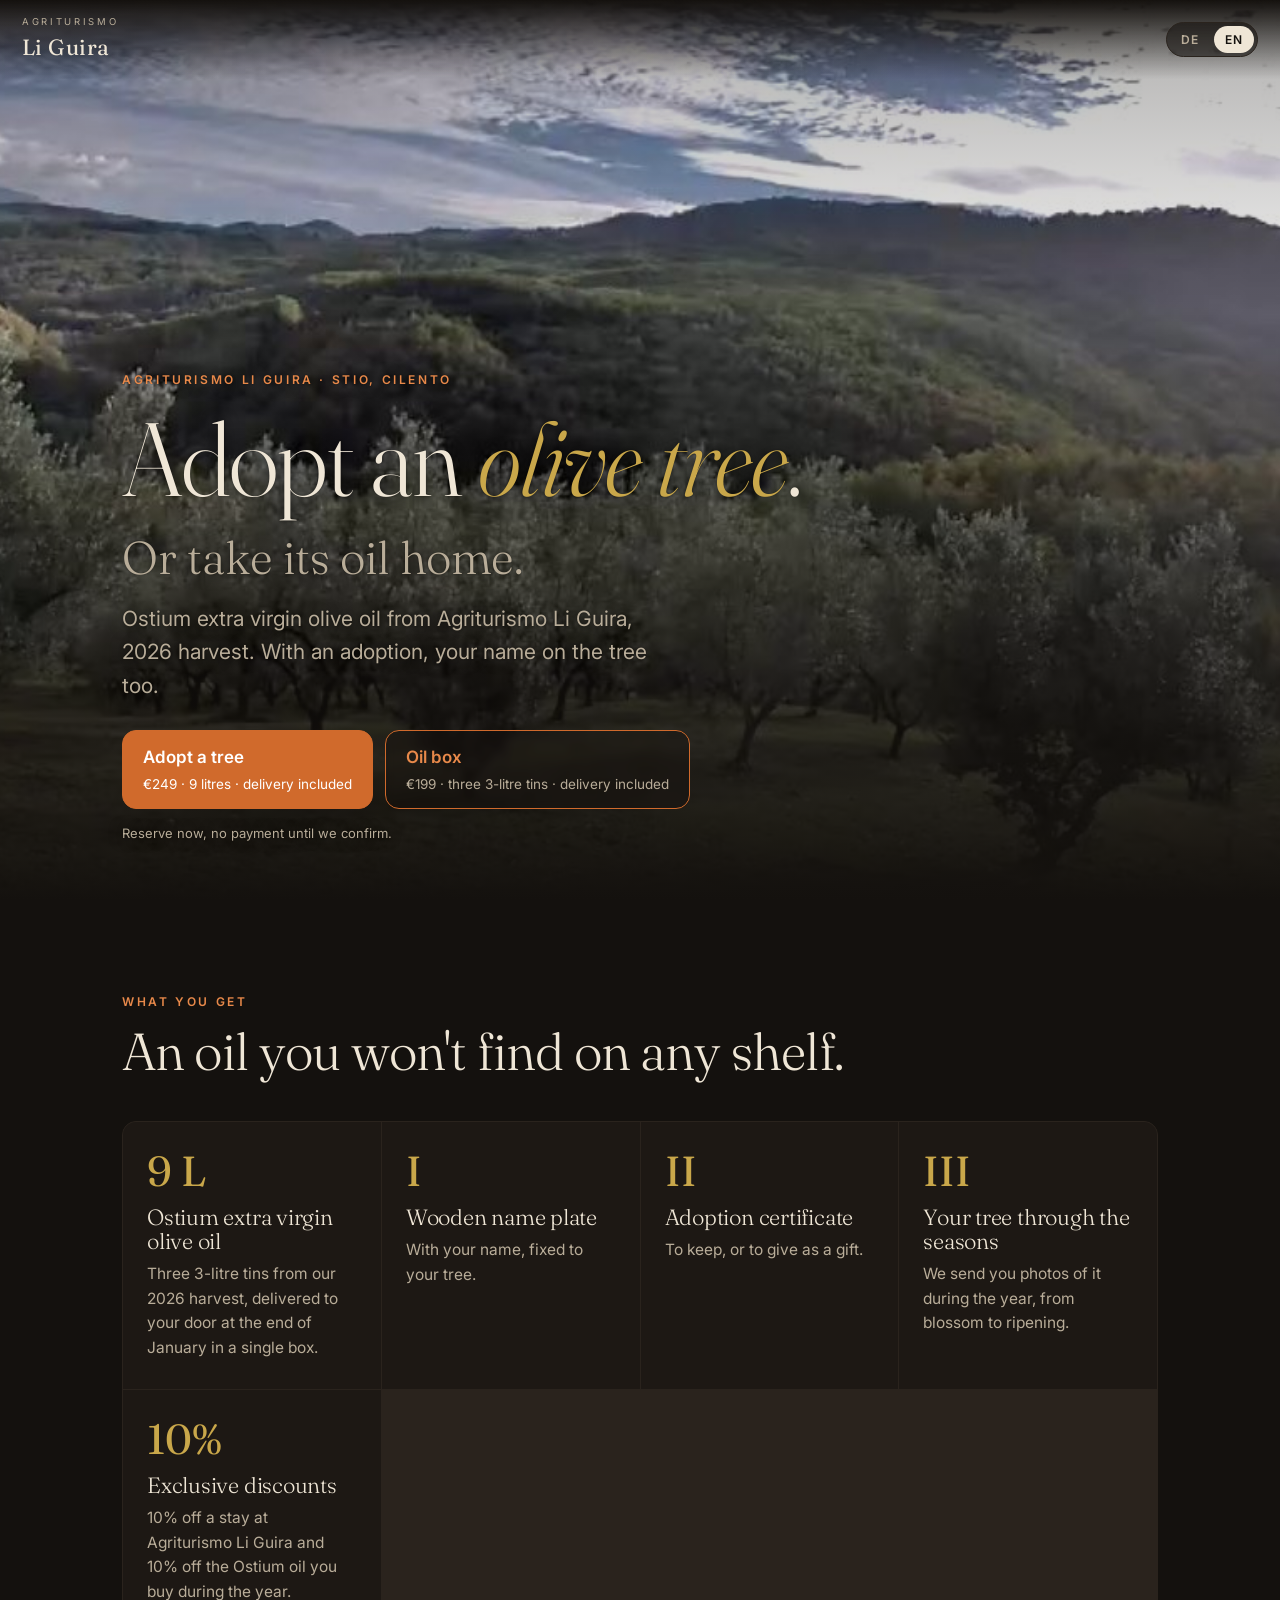
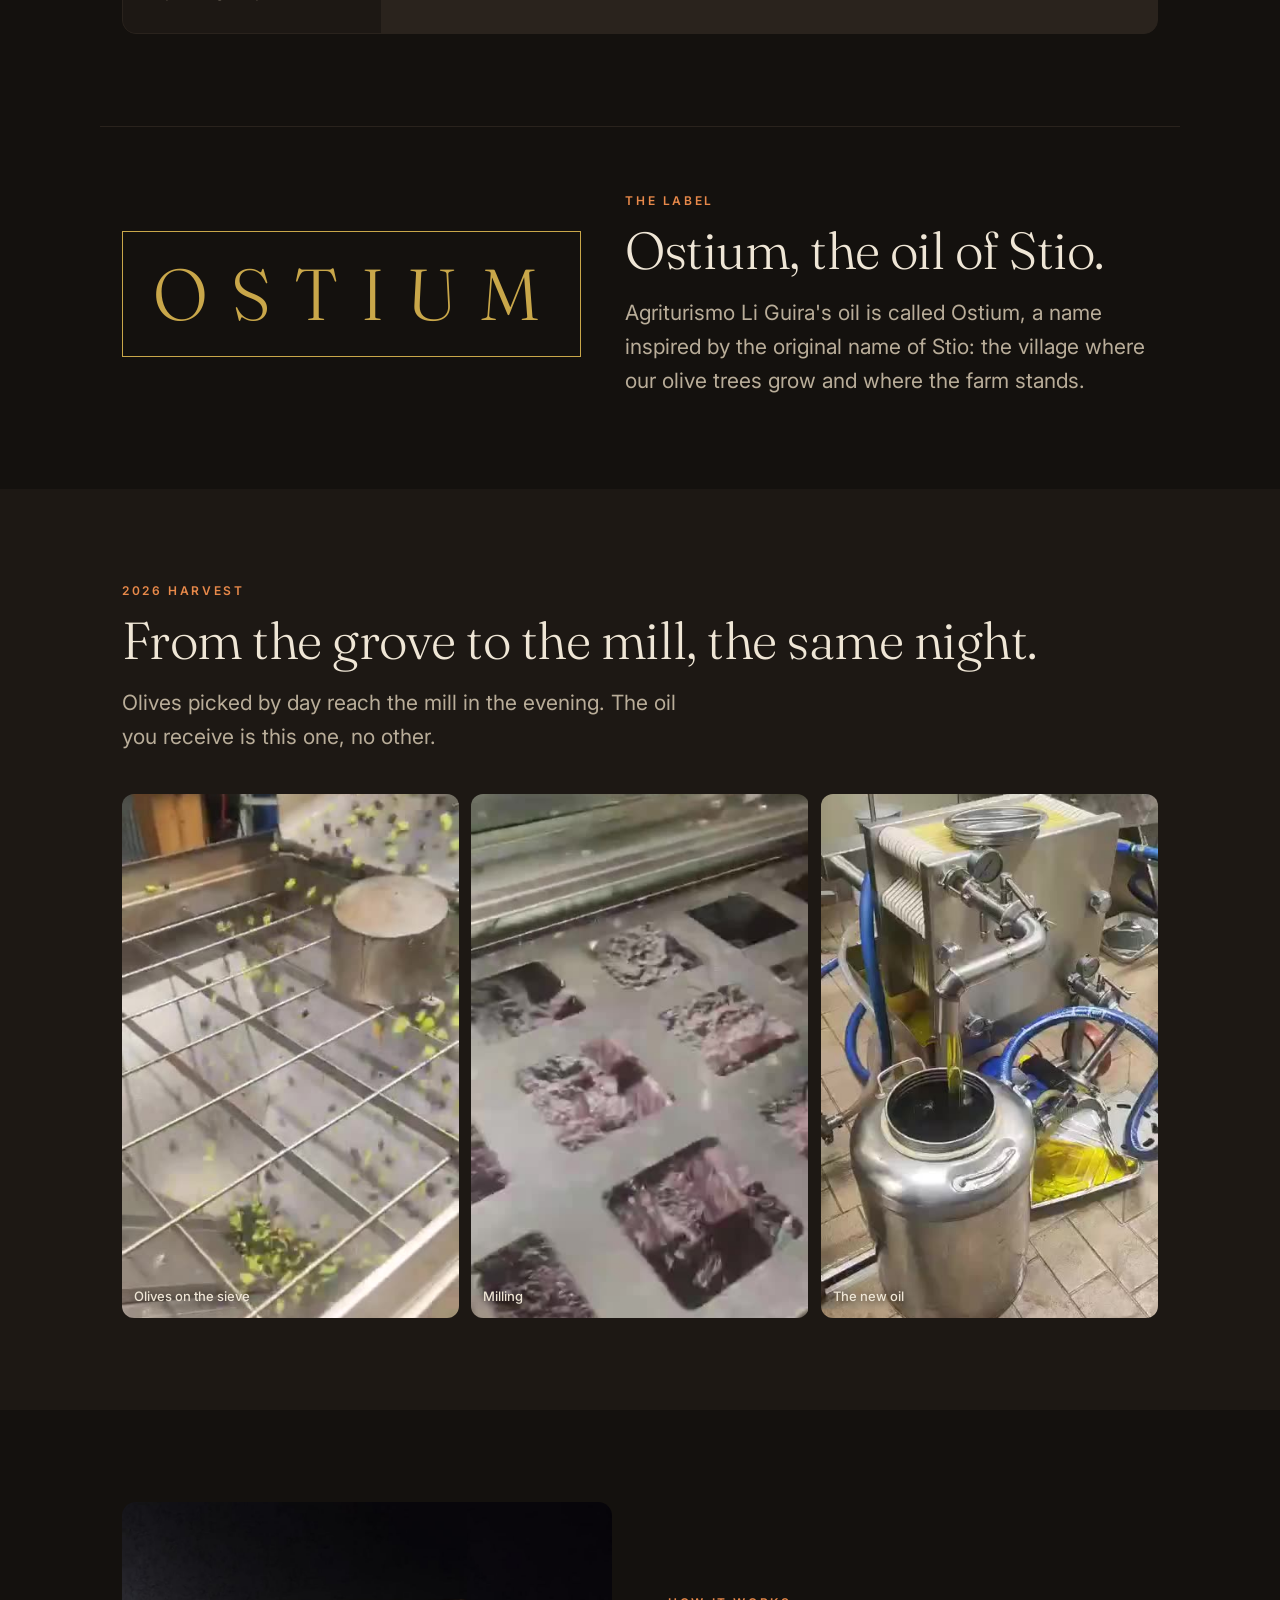
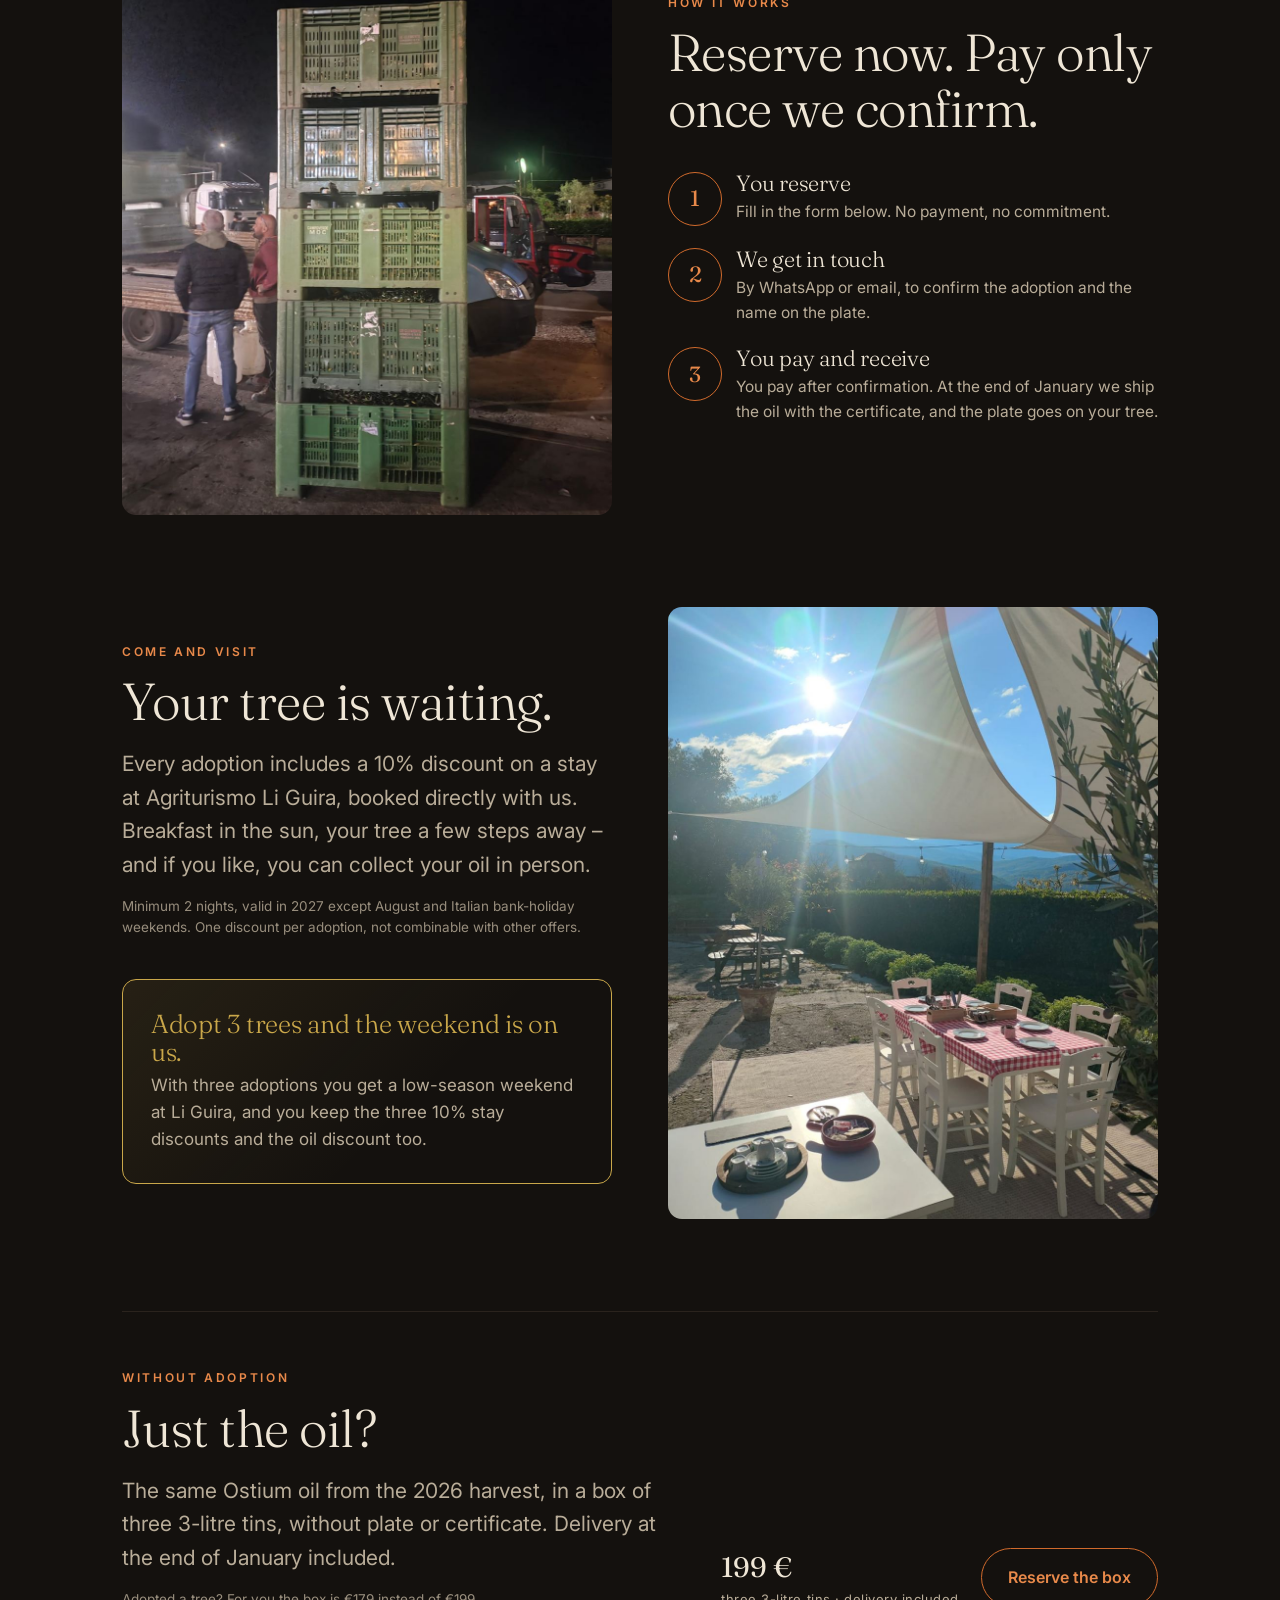
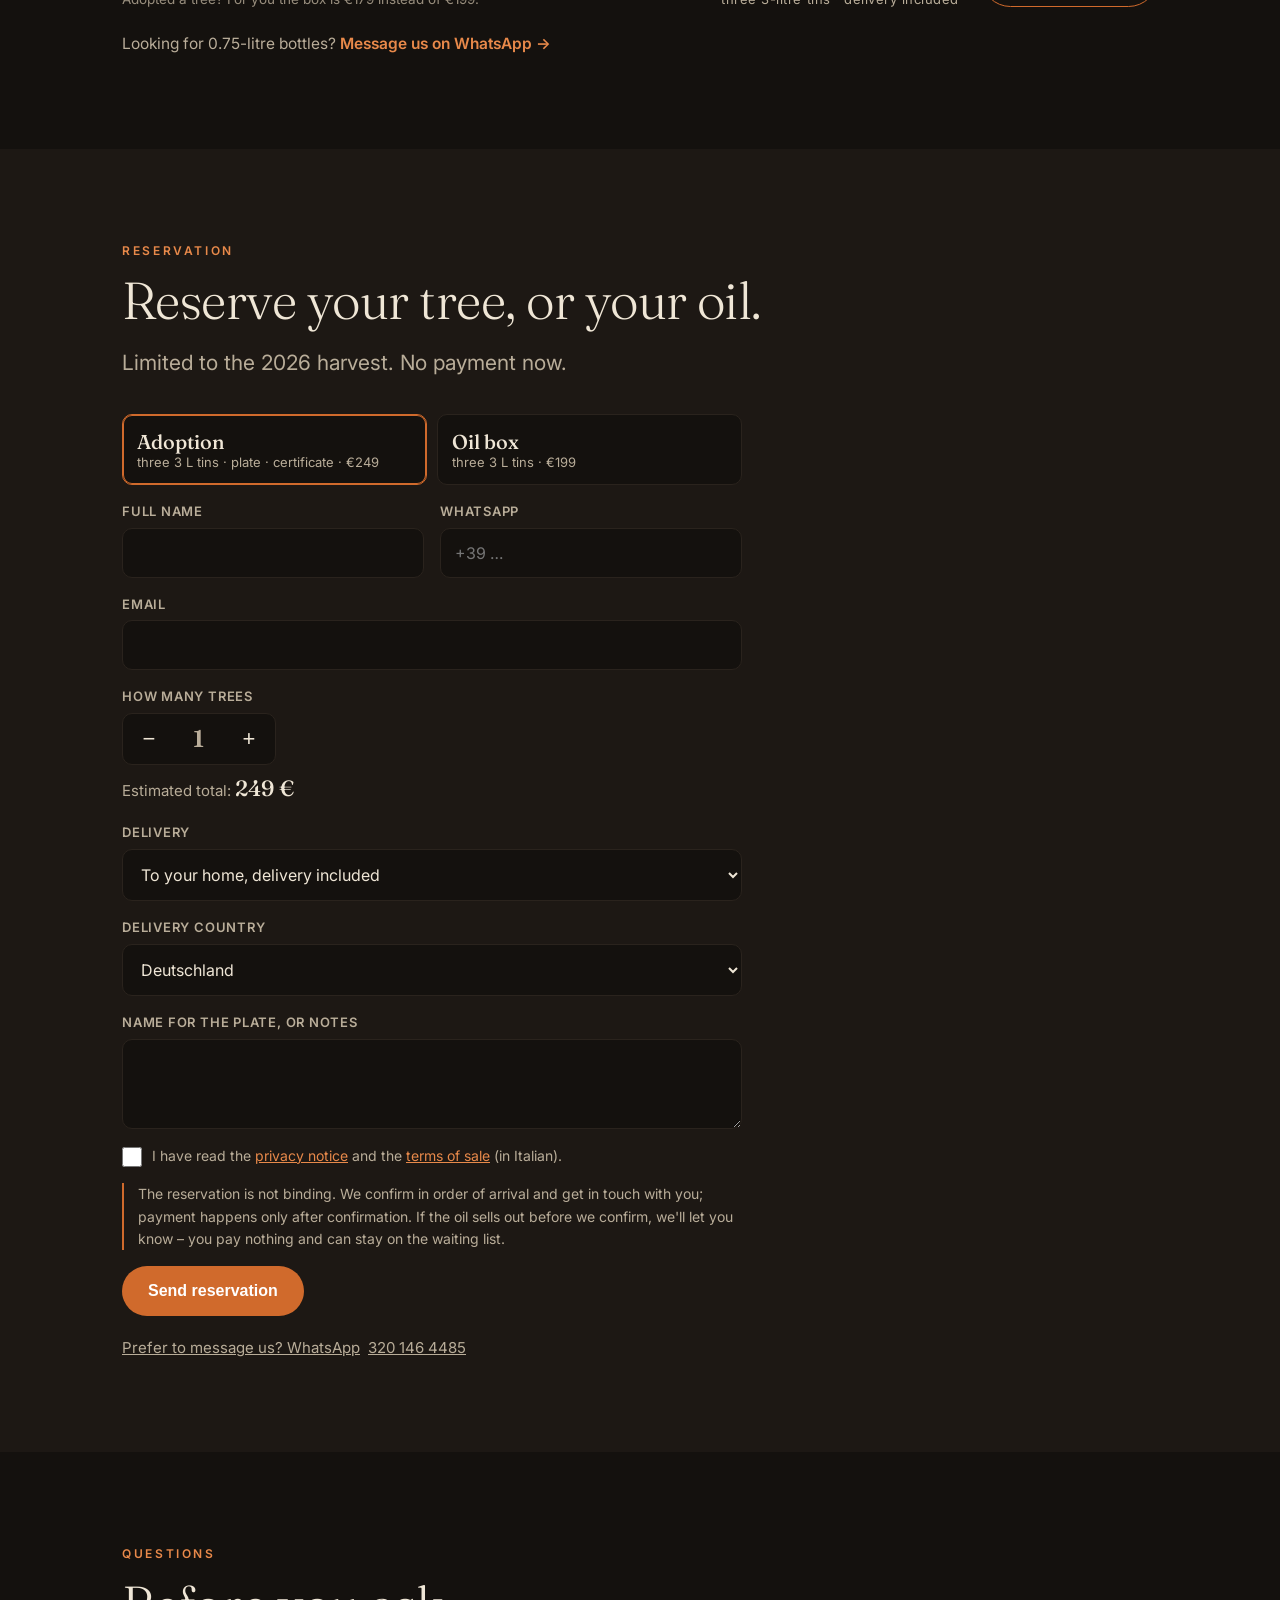
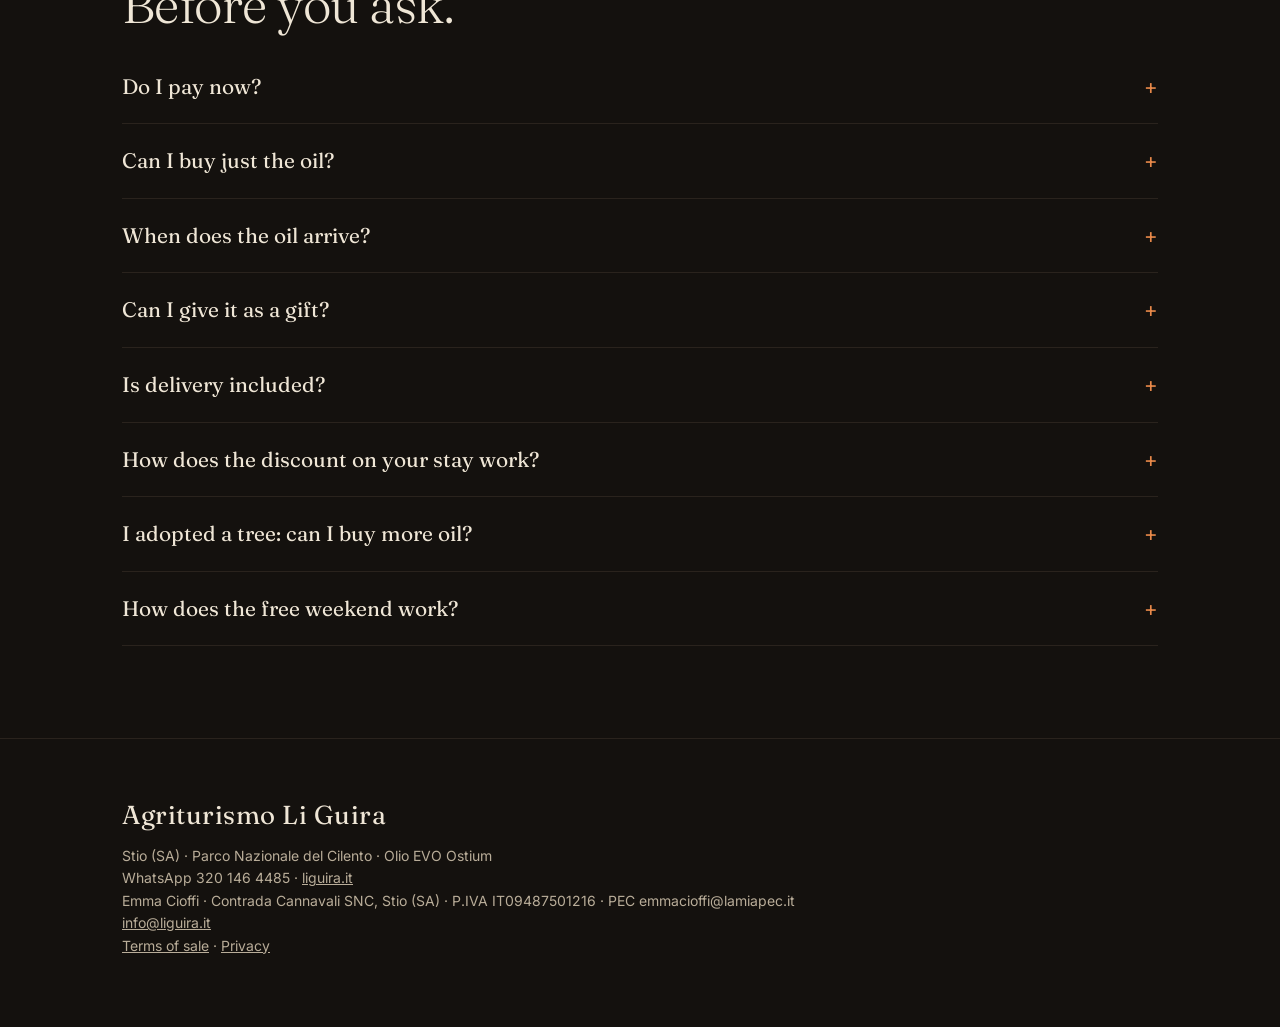
<file: adotta/index.html>
<!DOCTYPE html>
<html lang="de">
<head>
<meta charset="utf-8">
<meta name="viewport" content="width=device-width, initial-scale=1">
<title>Ihr eigener Olivenbaum — Agriturismo Li Guira</title>
<meta name="description" content="Adoptieren Sie einen Olivenbaum im Cilento: 9 Liter natives Olivenöl extra Ostium, nach Hause geliefert, mit Namensschild und Urkunde. Adopt an olive tree at Agriturismo Li Guira, Italy.">
<link rel="preconnect" href="https://fonts.googleapis.com">
<link rel="preconnect" href="https://fonts.gstatic.com" crossorigin>
<link href="https://fonts.googleapis.com/css2?family=Fraunces:opsz,wght@9..144,300;9..144,500&family=Inter:wght@400;500;600&display=swap" rel="stylesheet">
<style>
:root{
  --notte:#14110e; --notte2:#1d1814; --cenere:#2a231d;
  --brace:#d06a2c; --brace2:#e8894a; --oro:#c9a74a;
  --crema:#efe6d6; --crema2:#b9ad99; --oliva:#8c9159;
  --serif:'Fraunces',Georgia,serif; --sans:'Inter',system-ui,sans-serif;
}
*{box-sizing:border-box;margin:0;padding:0}
html{scroll-behavior:smooth}
body{background:var(--notte);color:var(--crema);font-family:var(--sans);font-size:17px;line-height:1.6;-webkit-font-smoothing:antialiased}
img,video{display:block;max-width:100%}
a{color:inherit}
.wrap{max-width:1080px;margin:0 auto;padding:0 22px}
.eyebrow{font-size:12px;letter-spacing:.22em;text-transform:uppercase;color:var(--brace2);font-weight:600}
h1,h2,h3{font-family:var(--serif);font-weight:300;line-height:1.08;letter-spacing:-.01em}
h2{font-size:clamp(32px,5.5vw,52px);margin:12px 0 18px}
p.lead{font-size:clamp(18px,2.2vw,21px);color:var(--crema2);max-width:560px}

/* top bar */
.bar{position:fixed;top:0;left:0;right:0;z-index:20;display:flex;justify-content:space-between;align-items:center;padding:14px 22px;background:linear-gradient(var(--notte) 0%,transparent);}
.logo{font-family:var(--serif);font-size:22px;letter-spacing:.02em;text-decoration:none}
.lang{display:flex;gap:4px;background:rgba(20,17,14,.6);border:1px solid var(--cenere);border-radius:99px;padding:3px}
.lang button{background:none;border:0;color:var(--crema2);font:600 12px var(--sans);letter-spacing:.08em;padding:6px 11px;border-radius:99px;cursor:pointer}
.lang button.on{background:var(--crema);color:var(--notte)}

.logo small{display:block;font-family:var(--sans);font-size:9.5px;letter-spacing:.28em;text-transform:uppercase;color:var(--crema2);margin-bottom:1px}
footer .logo{font-size:26px}
.ostium{display:grid;grid-template-columns:auto 1fr;gap:44px;align-items:center;border-top:1px solid var(--cenere);padding-top:64px}
.ost-mark{font-family:var(--serif);font-weight:300;font-size:clamp(40px,8vw,72px);letter-spacing:.32em;color:var(--oro);border:1px solid var(--oro);padding:26px 18px 26px 30px;line-height:1}
@media(max-width:700px){.ostium{grid-template-columns:1fr;gap:28px}.ost-mark{justify-self:start}}
.hero h1{margin-bottom:4px}
.h1b{font-family:var(--serif);font-weight:300;font-size:clamp(26px,4.6vw,46px);line-height:1.1;color:var(--crema2);margin-bottom:18px}
.choices{gap:12px!important}
.choice{display:flex;flex-direction:column;gap:2px;text-decoration:none;border:1px solid var(--brace);border-radius:14px;padding:13px 20px;min-width:210px;background:rgba(20,17,14,.35);backdrop-filter:blur(4px);transition:background .2s}
.choice b{font-size:17px;font-weight:600;color:var(--brace2)}
.choice span{font-size:13.5px;color:var(--crema2)}
.choice.main{background:var(--brace)}
.choice.main b,.choice.main span{color:#fff}
.choice:hover{background:var(--brace2)}.choice:hover b,.choice:hover span{color:#fff}
.hero .wrap .eyebrow,.hero h1,.h1b,.hero .lead,.hero-note{text-shadow:0 1px 14px rgba(0,0,0,.65),0 0 2px rgba(0,0,0,.4)}
.hero-note{font-size:13px;color:var(--crema2);margin-top:14px}
@media(max-width:480px){.choice{flex:1 1 100%}}
/* hero */
.hero{position:relative;min-height:100svh;display:flex;align-items:flex-end;overflow:hidden}
.hero video,.hero img{position:absolute;inset:0;width:100%;height:100%;object-fit:cover}
.hero img{object-position:center 70%}
.hero .h-wide{display:none}
@media(min-width:820px){.hero .h-wide{display:block}.hero .h-tall{display:none}}
.hero::after{content:"";position:absolute;inset:0;background:linear-gradient(180deg,rgba(20,17,14,.35) 0%,rgba(20,17,14,.05) 35%,rgba(20,17,14,.55) 70%,var(--notte) 100%)}
.hero .wrap{position:relative;z-index:2;padding-bottom:56px;width:100%}
.hero h1{font-size:clamp(48px,10vw,104px);margin:14px 0 18px}
.hero h1 em{font-style:italic;color:var(--oro)}
.cta{white-space:nowrap;display:inline-flex;align-items:center;gap:10px;background:var(--brace);color:#fff;text-decoration:none;font-weight:600;font-size:16px;padding:16px 26px;border-radius:99px;border:0;cursor:pointer;transition:background .2s}
.cta:hover{background:var(--brace2)}
.hero .row{display:flex;flex-wrap:wrap;align-items:center;gap:18px;margin-top:28px}
.price-tag{font-family:var(--serif);font-size:28px}
.price-tag small{font-family:var(--sans);font-size:13px;color:var(--crema2);display:block;letter-spacing:.04em}

section{padding:92px 0}

/* cosa ricevi */
.grid4{display:grid;grid-template-columns:repeat(auto-fit,minmax(220px,1fr));gap:1px;background:var(--cenere);border:1px solid var(--cenere);border-radius:14px;overflow:hidden;margin-top:42px}
.item{background:var(--notte2);padding:28px 24px}
.item .n{font-family:var(--serif);font-size:42px;color:var(--oro);line-height:1}
.item h3{font-size:22px;margin:14px 0 8px}
.item p{color:var(--crema2);font-size:15.5px}

/* filiera video */
.filiera{background:var(--notte2)}
.clips{display:grid;grid-template-columns:repeat(3,1fr);gap:12px;margin-top:40px}
.clip{position:relative;border-radius:12px;overflow:hidden;aspect-ratio:9/14;background:var(--cenere)}
.clip video{width:100%;height:100%;object-fit:cover}
.clip span{position:absolute;left:12px;bottom:12px;right:12px;font-size:13px;font-weight:500;text-shadow:0 1px 8px rgba(0,0,0,.8)}
@media(max-width:620px){.clips{grid-template-columns:repeat(3,72%);overflow-x:auto;scroll-snap-type:x mandatory;margin-right:-22px;padding-right:22px}.clip{scroll-snap-align:start}}

/* split */
.split{display:grid;grid-template-columns:1fr 1fr;gap:56px;align-items:center}
.split img{border-radius:14px;width:100%;aspect-ratio:4/5;object-fit:cover}
@media(max-width:820px){.split{grid-template-columns:1fr;gap:32px}}

/* come funziona */
.steps{counter-reset:s;display:grid;gap:22px;margin-top:36px}
.step{display:grid;grid-template-columns:52px 1fr;gap:16px;align-items:start}
.step::before{counter-increment:s;content:counter(s);width:52px;height:52px;border-radius:50%;border:1px solid var(--brace);color:var(--brace2);display:grid;place-items:center;font-family:var(--serif);font-size:22px}
.step h3{font-size:22px;margin-bottom:4px}
.step p{color:var(--crema2);font-size:15.5px}

/* bonus */
.bonus{border:1px solid var(--oro);border-radius:14px;padding:30px 28px;margin-top:40px;background:linear-gradient(135deg,rgba(201,167,74,.10),transparent 60%)}
.bonus h3{font-size:26px;color:var(--oro);margin-bottom:6px}
.bonus p{color:var(--crema2)}

/* form */
.prenota{background:var(--notte2)}
form{display:grid;gap:16px;margin-top:34px;max-width:620px}
label{display:grid;gap:6px;font-size:13px;font-weight:600;letter-spacing:.06em;text-transform:uppercase;color:var(--crema2)}
input,select,textarea{font:16px var(--sans);color:var(--crema);background:var(--notte);border:1px solid var(--cenere);border-radius:10px;padding:14px 14px;width:100%}
input:focus,select:focus,textarea:focus{outline:none;border-color:var(--brace)}
.two{display:grid;grid-template-columns:1fr 1fr;gap:16px}
@media(max-width:560px){.two{grid-template-columns:1fr}}
.stepper{display:flex;align-items:center;gap:0;border:1px solid var(--cenere);border-radius:10px;overflow:hidden;background:var(--notte);width:max-content}
.stepper button{background:none;border:0;color:var(--crema);font-size:22px;width:52px;height:50px;cursor:pointer}
.stepper output{min-width:48px;text-align:center;font-family:var(--serif);font-size:24px}
.total{font-size:15px;color:var(--crema2);text-transform:none;letter-spacing:0;font-weight:400}
.total b{color:var(--crema);font-family:var(--serif);font-size:22px;font-weight:500}
.total .gift{color:var(--oro);display:none}
.check{display:flex;gap:10px;align-items:flex-start;text-transform:none;letter-spacing:0;font-weight:400;font-size:14px}
.check input{width:20px;height:20px;margin-top:2px;accent-color:var(--brace);flex:none}
.note{font-size:14px;color:var(--crema2);border-left:2px solid var(--brace);padding-left:14px}
.wa{display:inline-flex;gap:8px;align-items:center;color:var(--crema2);font-size:15px;margin-top:4px}
.done{display:none;border:1px solid var(--oliva);border-radius:14px;padding:28px;max-width:620px;margin-top:34px}
.done h3{font-size:28px;margin-bottom:8px}

.solo{display:flex;flex-wrap:wrap;justify-content:space-between;align-items:flex-end;gap:28px;border-top:1px solid var(--cenere);padding-top:56px}
.solo-box{display:flex;align-items:center;gap:22px}
.check a{color:var(--brace2)}
footer a{color:var(--crema2)}
.todo-f{color:var(--oro)}
.terms{font-size:13.5px;color:var(--crema2);opacity:.8;margin-top:14px;max-width:520px}
.bottiglie{margin-top:22px;color:var(--crema2);font-size:15.5px}
.bottiglie a{color:var(--brace2);font-weight:600;text-decoration:none}
.cta.ghost{background:none;border:1px solid var(--brace);color:var(--brace2)}
.cta.ghost:hover{background:var(--brace);color:#fff}
.pick{display:grid;grid-template-columns:1fr 1fr;gap:10px}
.pick button{text-align:left;background:var(--notte);border:1px solid var(--cenere);border-radius:10px;padding:14px;color:var(--crema);cursor:pointer;font-family:var(--sans)}
.pick button b{display:block;font-family:var(--serif);font-weight:500;font-size:20px}
.pick button small{color:var(--crema2);font-size:13px}
.pick button.on{border-color:var(--brace);box-shadow:inset 0 0 0 1px var(--brace)}
/* faq */
details{border-bottom:1px solid var(--cenere);padding:20px 0}
summary{cursor:pointer;font-family:var(--serif);font-size:21px;list-style:none;display:flex;justify-content:space-between;gap:16px}
summary::after{content:"+";color:var(--brace2);font-family:var(--sans)}
details[open] summary::after{content:"–"}
details p{color:var(--crema2);margin-top:10px;font-size:15.5px}

footer{padding:56px 0 70px;border-top:1px solid var(--cenere);color:var(--crema2);font-size:14px}
footer .logo{font-size:26px;color:var(--crema);display:block;margin-bottom:8px}

.fade{opacity:0;transform:translateY(18px);transition:opacity .8s ease,transform .8s ease}
.fade.in{opacity:1;transform:none}
@media(prefers-reduced-motion:reduce){.fade{opacity:1;transform:none}html{scroll-behavior:auto}}
.sticky{position:fixed;left:16px;right:16px;bottom:16px;z-index:30;display:none;justify-content:center}
@media(max-width:820px){.sticky.show{display:flex}.sticky .cta{width:100%;justify-content:center;box-shadow:0 8px 28px rgba(0,0,0,.5)}}
</style>
</head>
<body>

<header class="bar">
  <a class="logo" href="#top"><small>Agriturismo</small>Li Guira</a>
  <div class="lang" role="group" aria-label="Sprache / Language">
    <button data-l="de" class="on">DE</button><button data-l="en">EN</button>
  </div>
</header>

<main id="top">
<section class="hero" style="padding:0">
  <video class="h-tall" src="media/hero-v.mp4" poster="media/hero-v.jpg" autoplay muted loop playsinline></video>
  <img class="h-wide" src="media/cover.jpg" alt="L'uliveto di Li Guira con le montagne del Cilento">
  <div class="wrap">
    <div class="eyebrow" data-t="hero_eye">Agriturismo Li Guira · Stio, Cilento</div>
    <h1 data-t="hero_h">Adotta un <em>ulivo</em>.</h1>
    <p class="h1b" data-t="hero_h2">O porta a casa il suo olio.</p>
    <p class="lead" data-t="hero_p">Olio EVO Ostium dell'Agriturismo Li Guira, raccolto 2026. Con l'adozione, anche il tuo nome sull'ulivo.</p>
    <div class="row choices">
      <a class="choice main" href="#prenota" data-pick="adozione"><b data-t="hc1">Adotta un ulivo</b><span data-t="hc1s">249 € · 9 litri · consegna inclusa</span></a>
      <a class="choice" href="#prenota" data-pick="olio"><b data-t="hc2">Box olio</b><span data-t="hc2s">199 € · 3 latte da 3 litri · consegna inclusa</span></a>
    </div>
    <p class="hero-note" data-t="hero_price">Prenoti ora, nessun pagamento finché non confermiamo.</p>
  </div>
</section>

<section>
  <div class="wrap fade">
    <div class="eyebrow" data-t="get_eye">Cosa ricevi</div>
    <h2 data-t="get_h">Un olio che non troverai su nessuno scaffale.</h2>
    <div class="grid4">
      <div class="item"><div class="n">9 L</div><h3 data-t="g1h">Olio EVO Ostium</h3><p data-t="g1p">Tre latte da 3 litri dal raccolto 2026 dei nostri uliveti, consegnate a casa tua a fine gennaio in un'unica scatola.</p></div>
      <div class="item"><div class="n">I</div><h3 data-t="g2h">Targhetta in legno</h3><p data-t="g2p">Col tuo nome, fissata sul tuo ulivo.</p></div>
      <div class="item"><div class="n">II</div><h3 data-t="g3h">Certificato di adozione</h3><p data-t="g3p">Da tenere, o da regalare.</p></div>
      <div class="item"><div class="n">III</div><h3 data-t="g4h">Il tuo ulivo nelle stagioni</h3><p data-t="g4p">Ti mandiamo le sue foto durante l'anno, dalla fioritura alla maturazione.</p></div>
      <div class="item"><div class="n">10%</div><h3 data-t="g5h">Sconti riservati</h3><p data-t="g5p">10% su un soggiorno all'Agriturismo Li Guira e 10% sull'olio Ostium che compri durante l'anno.</p></div>
    </div>
  </div>
</section>

<section style="padding-top:0">
  <div class="wrap fade ostium">
    <div class="ost-mark" aria-hidden="true">OSTIUM</div>
    <div>
      <div class="eyebrow" data-t="os_eye">L'etichetta</div>
      <h2 data-t="os_h">Ostium, l'olio di Stio.</h2>
      <p class="lead" data-t="os_p">L'olio dell'Agriturismo Li Guira porta il nome di Ostium, che si ispira al nome originario di Stio: il borgo dove crescono i nostri ulivi e dove ha sede l'agriturismo.</p>
    </div>
  </div>
</section>

<section class="filiera">
  <div class="wrap fade">
    <div class="eyebrow" data-t="fil_eye">Raccolto 2026</div>
    <h2 data-t="fil_h">Dall'uliveto al frantoio, nella stessa notte.</h2>
    <p class="lead" data-t="fil_p">Le olive raccolte di giorno arrivano al frantoio la sera. Quello che ricevi è questo olio, non un altro.</p>
    <div class="clips">
      <div class="clip"><video data-src="media/caduta.mp4" poster="media/caduta.jpg" muted loop playsinline></video><span data-t="c1">Le olive sul vaglio</span></div>
      <div class="clip"><video data-src="media/molitura.mp4" poster="media/molitura.jpg" muted loop playsinline></video><span data-t="c2">La molitura</span></div>
      <div class="clip"><video data-src="media/olio.mp4" poster="media/olio.jpg" muted loop playsinline></video><span data-t="c3">L'olio nuovo</span></div>
    </div>
  </div>
</section>

<section>
  <div class="wrap split fade">
    <img src="media/notte.jpg" alt="Cassoni di olive al frantoio di notte" loading="lazy">
    <div>
      <div class="eyebrow" data-t="how_eye">Come funziona</div>
      <h2 data-t="how_h">Prenoti ora. Paghi solo quando confermiamo.</h2>
      <div class="steps">
        <div class="step"><div><h3 data-t="s1h">Prenoti</h3><p data-t="s1p">Compili il modulo qui sotto. Nessun pagamento, nessun impegno.</p></div></div>
        <div class="step"><div><h3 data-t="s2h">Ti scriviamo noi</h3><p data-t="s2p">Su WhatsApp o via email, per confermare l'adozione e il nome sulla targhetta.</p></div></div>
        <div class="step"><div><h3 data-t="s3h">Paghi e ricevi</h3><p data-t="s3p">Paghi dopo la conferma. A fine gennaio spediamo l'olio con il certificato, e la targhetta va sul tuo ulivo.</p></div></div>
      </div>
    </div>
  </div>
</section>

<section style="padding-top:0">
  <div class="wrap split fade">
    <div>
      <div class="eyebrow" data-t="rit_eye">Vieni a trovarlo</div>
      <h2 data-t="rit_h">Il tuo ulivo ti aspetta.</h2>
      <p class="lead" data-t="rit_p">Ogni adozione include uno sconto del 10% su un soggiorno all'Agriturismo Li Guira, prenotato direttamente con noi. Colazione al sole, il tuo ulivo a due passi, e se vuoi ritiri l'olio di persona.</p>
      <p class="terms" data-t="rit_t">Minimo 2 notti, valido nel 2027 escluso agosto e ponti. Uno sconto per adozione, non cumulabile con altre promozioni.</p>
      <div class="bonus">
        <h3 data-t="b_h">Adotti 3 ulivi? Il weekend te lo regaliamo.</h3>
        <p data-t="b_p">Con tre adozioni ricevi un weekend a Li Guira in bassa stagione, e tieni anche i tre sconti del 10% sul soggiorno e lo sconto sull'olio.</p>
      </div>
    </div>
    <img src="media/terrazza.jpg" alt="Terrazza di Li Guira con vista sulle montagne del Cilento" loading="lazy">
  </div>
</section>

<section style="padding-top:0">
  <div class="wrap fade">
    <div class="solo">
      <div>
        <div class="eyebrow" data-t="so_eye">Senza adozione</div>
        <h2 data-t="so_h">Ti basta l'olio?</h2>
        <p class="lead" data-t="so_p">Lo stesso olio Ostium del raccolto 2026, in una box da tre latte da 3 litri, senza targhetta e senza certificato. Consegna a fine gennaio inclusa.</p>
        <p class="terms" data-t="so_ad">Hai adottato un ulivo? Per te la box costa 179 € invece di 199 €.</p>
      </div>
      <div class="solo-box">
        <div class="price-tag">199 €<small data-t="so_unit">3 latte da 3 litri · consegna inclusa</small></div>
        <a class="cta ghost" href="#prenota" data-pick="olio" data-t="so_btn">Prenota la box</a>
      </div>
    </div>
    <p class="bottiglie"><span data-t="bt_p">Cerchi le bottiglie da 0,75 litri?</span> <a id="bt" href="https://wa.me/393201464485?text=Ciao%21%20Vorrei%20informazioni%20sulle%20bottiglie%20d%27olio%20da%200%2C75%20L." data-t="bt_a">Scrivici su WhatsApp →</a></p>
  </div>
</section>

<section class="prenota" id="prenota">
  <div class="wrap">
    <div class="eyebrow" data-t="f_eye">Prenotazione</div>
    <h2 data-t="f_h">Prenota il tuo ulivo, o il tuo olio.</h2>
    <p class="lead" data-t="f_p">Disponibilità limitata al raccolto 2026. Nessun pagamento ora.</p>

    <form id="f" novalidate>
      <div class="pick" role="radiogroup">
        <button type="button" class="on" data-tipo="adozione"><b data-t="t_ad">Adozione</b><small data-t="t_ad_s">3 latte da 3 L · targhetta · certificato · 249 €</small></button>
        <button type="button" data-tipo="olio"><b data-t="t_ol">Box olio</b><small data-t="t_ol_s">3 latte da 3 L · 199 €</small></button>
      </div>
      <div class="two">
        <label><span data-t="l_nome">Nome e cognome</span><input name="nome" required autocomplete="name"></label>
        <label><span data-t="l_tel">WhatsApp</span><input name="whatsapp" type="tel" required autocomplete="tel" placeholder="+39 …"></label>
      </div>
      <label><span data-t="l_email">Email</span><input name="email" type="email" required autocomplete="email"></label>
      <label><span id="qlab" data-t="l_ulivi">Quanti ulivi</span>
        <div class="stepper"><button type="button" data-d="-1" aria-label="meno">−</button><output id="qn">1</output><button type="button" data-d="1" aria-label="più">+</button></div>
        <span class="total"><span data-t="l_tot">Totale indicativo</span>: <b id="tot">249 €</b> <span class="gift" id="gift" data-t="l_gift">· weekend in omaggio</span></span>
      </label>
      <label><span data-t="l_rit">Consegna</span>
        <select name="ritiro">
          <option value="Consegna a casa" data-t="o_sped">A casa, consegna inclusa</option>
          <option value="Ritiro a Li Guira" data-t="o_rit">Ritiro a Li Guira</option>
          <option value="Da decidere" data-t="o_dec">Decido più avanti</option>
        </select>
      </label>
      <label><span data-t="l_paese">Paese di consegna</span>
        <select name="paese">
          <option>Deutschland</option><option>Österreich</option><option>Nederland</option><option>België / Belgique</option><option>Italia</option>
          <option value="Schweiz" data-t="o_ch">Svizzera (su richiesta)</option>
          <option value="Altro" data-t="o_altro">Altro Paese (su richiesta)</option>
        </select>
      </label>
      <label><span data-t="l_note">Nome sulla targhetta o note</span><textarea name="note" rows="3"></textarea></label>
      <label class="check"><input type="checkbox" name="privacy" required><span data-t="l_priv">Ho letto l'<a href="privacy.html">informativa privacy</a> e le <a href="condizioni.html">condizioni di vendita</a>.</span></label>
      <p class="note" data-t="f_note">La prenotazione non è vincolante. Confermiamo in ordine di arrivo e ti contattiamo noi; il pagamento avviene solo dopo la conferma. Se l'olio finisce prima della conferma, ti avvisiamo: non paghi nulla e puoi restare in lista d'attesa.</p>
      <div><button class="cta" type="submit" id="sub" data-t="f_btn">Invia la prenotazione</button></div>
      <a class="wa" href="https://wa.me/393201464485" id="wa"><span data-t="f_wa">Preferisci scriverci? WhatsApp</span> 320 146 4485</a>
    </form>

    <div class="done" id="done">
      <h3 data-t="d_h">Grazie, il tuo ulivo ti aspetta.</h3>
      <p data-t="d_p">Abbiamo ricevuto la prenotazione. Ti scriviamo nei prossimi giorni per confermarla.</p>
    </div>
  </div>
</section>

<section>
  <div class="wrap fade">
    <div class="eyebrow" data-t="faq_eye">Domande</div>
    <h2 data-t="faq_h">Prima che tu ce lo chieda.</h2>
    <details><summary data-t="q1">Devo pagare adesso?</summary><p data-t="a1">No. Ora prenoti soltanto. Ti scriviamo per confermare e ti mandiamo i dati per il pagamento.</p></details>
    <details><summary data-t="q6">Posso comprare solo l'olio?</summary><p data-t="a6">Sì: la box da tre latte da 3 litri costa 199 €, consegna inclusa, ed è lo stesso olio Ostium del raccolto 2026. Scegli "Box olio" nel modulo. Per le bottiglie da 0,75 litri scrivici su WhatsApp.</p></details>
    <details><summary data-t="q2">Quando arriva l'olio?</summary><p data-t="a2">Spediamo a fine gennaio, consegna inclusa. Se scegli il ritiro, lo prendi quando vieni a Li Guira.</p></details>
    <details><summary data-t="q3">Posso regalarlo?</summary><p data-t="a3">Sì. Scrivi nelle note il nome da mettere sulla targhetta e sul certificato: possiamo intestarli a chi vuoi.</p></details>
    <details><summary data-t="q4">La consegna è inclusa?</summary><p data-t="a4">Sì, in Germania, Austria, Paesi Bassi, Belgio e Italia. Per la Svizzera e gli altri Paesi scrivici: ti diciamo costi e tempi.</p></details>
    <details><summary data-t="q7">Come funziona lo sconto sul soggiorno?</summary><p data-t="a7">Ogni ulivo adottato dà diritto a uno sconto del 10% su un soggiorno all'Agriturismo Li Guira prenotato direttamente con noi (WhatsApp o sito): minimo 2 notti, nel 2027, escluso agosto e ponti. Non è cumulabile con altre promozioni e non vale per l'acquisto del solo olio.</p></details>
    <details><summary data-t="q8">Ho adottato un ulivo: posso comprare altro olio?</summary><p data-t="a8">Sì, con il 10% di sconto: la box ti costa 179 € invece di 199 €. Vale per tutto il 2027, fino a esaurimento dell'olio del raccolto.</p></details>
    <details><summary data-t="q5">Come funziona il weekend omaggio?</summary><p data-t="a5">Adottando tre ulivi ricevi un weekend a Li Guira in bassa stagione. Date e alloggio li concordiamo insieme. Il weekend si aggiunge agli sconti: tieni i tre sconti del 10% sul soggiorno e il 10% sull'olio.</p></details>
  </div>
</section>
</main>

<footer>
  <div class="wrap">
    <span class="logo">Agriturismo Li Guira</span>
    Stio (SA) · Parco Nazionale del Cilento · Olio EVO Ostium<br>
    WhatsApp 320 146 4485 · <a href="https://www.liguira.it">liguira.it</a><br>
    Emma Cioffi · Contrada Cannavali SNC, Stio (SA) · P.IVA IT09487501216 · PEC emmacioffi@lamiapec.it<br>
    <a href="mailto:info@liguira.it">info@liguira.it</a><br>
    <a href="condizioni.html" data-t="ft_cond">Condizioni di vendita</a> · <a href="privacy.html">Privacy</a>
  </div>
</footer>

<div class="sticky" id="sticky"><a class="cta" href="#prenota" data-t="cta">Prenota la tua adozione</a></div>

<script>
/* Incolla qui l'URL della Web App di Apps Script collegata allo Sheet. Vuoto = invio via WhatsApp. */
const SCRIPT_URL = "https://script.google.com/macros/s/AKfycbwG5-42SvV7tvxNSJtxfLKyZA1-oRZf9tKGdrxS3zVwqEYal04pBAAoZSvrogZASn5F/exec";
const WA = "393201464485";

const T = {
"en": {
"hero_eye": "Agriturismo Li Guira · Stio, Cilento",
"hero_h": "Adopt an <em>olive tree</em>.",
"hero_h2": "Or take its oil home.",
"hero_p": "Ostium extra virgin olive oil from Agriturismo Li Guira, 2026 harvest. With an adoption, your name on the tree too.",
"hc1": "Adopt a tree",
"hc1s": "€249 · 9 litres · delivery included",
"hc2": "Oil box",
"hc2s": "€199 · three 3-litre tins · delivery included",
"cta": "Reserve your tree",
"hero_price": "Reserve now, no payment until we confirm.",
"get_eye": "What you get",
"get_h": "An oil you won't find on any shelf.",
"g1h": "Ostium extra virgin olive oil",
"g1p": "Three 3-litre tins from our 2026 harvest, delivered to your door at the end of January in a single box.",
"g2h": "Wooden name plate",
"g2p": "With your name, fixed to your tree.",
"g3h": "Adoption certificate",
"g3p": "To keep, or to give as a gift.",
"g4h": "Your tree through the seasons",
"g4p": "We send you photos of it during the year, from blossom to ripening.",
"g5h": "Exclusive discounts",
"g5p": "10% off a stay at Agriturismo Li Guira and 10% off the Ostium oil you buy during the year.",
"os_eye": "The label",
"os_h": "Ostium, the oil of Stio.",
"os_p": "Agriturismo Li Guira's oil is called Ostium, a name inspired by the original name of Stio: the village where our olive trees grow and where the farm stands.",
"fil_eye": "2026 harvest",
"fil_h": "From the grove to the mill, the same night.",
"fil_p": "Olives picked by day reach the mill in the evening. The oil you receive is this one, no other.",
"c1": "Olives on the sieve",
"c2": "Milling",
"c3": "The new oil",
"how_eye": "How it works",
"how_h": "Reserve now. Pay only once we confirm.",
"s1h": "You reserve",
"s1p": "Fill in the form below. No payment, no commitment.",
"s2h": "We get in touch",
"s2p": "By WhatsApp or email, to confirm the adoption and the name on the plate.",
"s3h": "You pay and receive",
"s3p": "You pay after confirmation. At the end of January we ship the oil with the certificate, and the plate goes on your tree.",
"rit_eye": "Come and visit",
"rit_h": "Your tree is waiting.",
"rit_p": "Every adoption includes a 10% discount on a stay at Agriturismo Li Guira, booked directly with us. Breakfast in the sun, your tree a few steps away – and if you like, you can collect your oil in person.",
"rit_t": "Minimum 2 nights, valid in 2027 except August and Italian bank-holiday weekends. One discount per adoption, not combinable with other offers.",
"b_h": "Adopt 3 trees and the weekend is on us.",
"b_p": "With three adoptions you get a low-season weekend at Li Guira, and you keep the three 10% stay discounts and the oil discount too.",
"so_eye": "Without adoption",
"so_h": "Just the oil?",
"so_p": "The same Ostium oil from the 2026 harvest, in a box of three 3-litre tins, without plate or certificate. Delivery at the end of January included.",
"so_unit": "three 3-litre tins · delivery included",
"so_ad": "Adopted a tree? For you the box is €179 instead of €199.",
"bt_p": "Looking for 0.75-litre bottles?",
"bt_a": "Message us on WhatsApp →",
"so_btn": "Reserve the box",
"t_ad": "Adoption",
"t_ad_s": "three 3 L tins · plate · certificate · €249",
"t_ol": "Oil box",
"t_ol_s": "three 3 L tins · €199",
"q6": "Can I buy just the oil?",
"a6": "Yes: the box of three 3-litre tins costs €199, delivery included – the same Ostium oil from the 2026 harvest. Choose \"Oil box\" in the form. For 0.75-litre bottles, message us on WhatsApp.",
"f_eye": "Reservation",
"f_h": "Reserve your tree, or your oil.",
"f_p": "Limited to the 2026 harvest. No payment now.",
"l_nome": "Full name",
"l_tel": "WhatsApp",
"l_email": "Email",
"l_ulivi": "How many trees",
"l_tot": "Estimated total",
"l_gift": "· free weekend included",
"l_rit": "Delivery",
"o_sped": "To your home, delivery included",
"o_rit": "Pick-up at Li Guira",
"o_dec": "I'll decide later",
"l_note": "Name for the plate, or notes",
"ft_cond": "Terms of sale",
"l_priv": "I have read the <a href=\"privacy.html\">privacy notice</a> and the <a href=\"condizioni.html\">terms of sale</a> (in Italian).",
"f_note": "The reservation is not binding. We confirm in order of arrival and get in touch with you; payment happens only after confirmation. If the oil sells out before we confirm, we'll let you know – you pay nothing and can stay on the waiting list.",
"f_btn": "Send reservation",
"f_wa": "Prefer to message us? WhatsApp",
"d_h": "Thank you, your tree is waiting.",
"d_p": "We've received your reservation and will write to you in the next few days to confirm it.",
"faq_eye": "Questions",
"faq_h": "Before you ask.",
"q1": "Do I pay now?",
"a1": "No. For now you only reserve. We'll write to confirm and send you the payment details.",
"q2": "When does the oil arrive?",
"a2": "We deliver at the end of January, delivery included. If you choose pick-up, you collect it when you visit Li Guira.",
"q3": "Can I give it as a gift?",
"a3": "Yes. Write in the notes the name for the plate and certificate: we can put them in anyone's name.",
"q4": "Is delivery included?",
"a4": "Yes, to Germany, Austria, the Netherlands, Belgium and Italy. For Switzerland and other countries, message us and we'll tell you the cost and delivery time.",
"q7": "How does the discount on your stay work?",
"a7": "Each adopted tree gives you a 10% discount on a stay at Agriturismo Li Guira booked directly with us (WhatsApp or website): minimum 2 nights, in 2027, except August and bank-holiday weekends. It can't be combined with other offers and doesn't apply to oil-only purchases.",
"q8": "I adopted a tree: can I buy more oil?",
"a8": "Yes, at 10% off: the box costs you €179 instead of €199. Valid throughout 2027, while the harvest oil lasts.",
"q5": "How does the free weekend work?",
"a5": "Adopting three trees gets you a low-season weekend at Li Guira. We agree dates and accommodation together. The weekend comes on top of the discounts: you keep the three 10% stay discounts and the 10% off oil.",
"l_paese": "Delivery country",
"o_ch": "Switzerland (on request)",
"o_altro": "Other country (on request)"
},
"de": {
"hero_eye": "Agriturismo Li Guira · Stio, Cilento",
"hero_h": "Ihr eigener <em>Olivenbaum</em>.",
"hero_h2": "Oder holen Sie sich sein Öl nach Hause.",
"hero_p": "Natives Olivenöl extra Ostium vom Agriturismo Li Guira, Ernte 2026. Mit der Adoption steht auch Ihr Name am Baum.",
"hc1": "Olivenbaum adoptieren",
"hc1s": "249 € · 9 Liter · Lieferung inklusive",
"hc2": "Öl-Box",
"hc2s": "199 € · 3 Kanister à 3 Liter · Lieferung inklusive",
"hero_price": "Jetzt reservieren – bezahlt wird erst nach unserer Bestätigung.",
"cta": "Baum reservieren",
"get_eye": "Das erhalten Sie",
"get_h": "Ein Öl, das Sie in keinem Regal finden.",
"g1h": "Natives Olivenöl extra Ostium",
"g1p": "Drei 3-Liter-Kanister aus unserer Ernte 2026, Ende Januar in einem einzigen Paket zu Ihnen nach Hause geliefert.",
"g2h": "Holzschild",
"g2p": "Mit Ihrem Namen, an Ihrem Baum befestigt.",
"g3h": "Adoptionsurkunde",
"g3p": "Zum Behalten oder Verschenken.",
"g4h": "Ihr Baum im Lauf der Jahreszeiten",
"g4p": "Wir schicken Ihnen das Jahr über Fotos, von der Blüte bis zur Reife.",
"g5h": "Exklusive Rabatte",
"g5p": "10 % auf einen Aufenthalt im Agriturismo Li Guira und 10 % auf das Ostium-Öl, das Sie im Lauf des Jahres nachbestellen.",
"os_eye": "Das Etikett",
"os_h": "Ostium, das Öl von Stio.",
"os_p": "Das Öl des Agriturismo Li Guira heißt Ostium – ein Name, der sich am ursprünglichen Namen von Stio orientiert: dem Dorf, in dem unsere Olivenbäume wachsen und in dem das Agriturismo liegt.",
"fil_eye": "Ernte 2026",
"fil_h": "Vom Olivenhain in die Ölmühle, noch in derselben Nacht.",
"fil_p": "Die tagsüber geernteten Oliven kommen am Abend in die Mühle. Sie erhalten genau dieses Öl, kein anderes.",
"c1": "Oliven auf dem Sieb",
"c2": "Das Mahlen",
"c3": "Das neue Öl",
"how_eye": "So funktioniert's",
"how_h": "Jetzt reservieren. Bezahlen erst nach Bestätigung.",
"s1h": "Reservieren",
"s1p": "Füllen Sie das Formular unten aus. Keine Zahlung, keine Verpflichtung.",
"s2h": "Wir melden uns",
"s2p": "Per WhatsApp oder E-Mail, um die Adoption und den Namen auf dem Schild zu bestätigen.",
"s3h": "Bezahlen und erhalten",
"s3p": "Sie bezahlen nach der Bestätigung. Ende Januar liefern wir das Öl mit der Urkunde, und das Schild kommt an Ihren Baum.",
"rit_eye": "Besuchen Sie ihn",
"rit_h": "Ihr Baum wartet auf Sie.",
"rit_p": "Jede Adoption enthält 10 % Rabatt auf einen Aufenthalt im Agriturismo Li Guira, direkt bei uns gebucht. Frühstück in der Sonne, Ihr Baum ein paar Schritte entfernt – und wenn Sie möchten, nehmen Sie Ihr Öl persönlich mit.",
"rit_t": "Mindestens 2 Nächte, gültig 2027 außer im August und an italienischen Feiertagswochenenden. Ein Rabatt pro Adoption, nicht mit anderen Angeboten kombinierbar.",
"b_h": "Drei Bäume adoptiert? Das Wochenende schenken wir Ihnen.",
"b_p": "Mit drei Adoptionen erhalten Sie ein Wochenende im Li Guira in der Nebensaison – und behalten zusätzlich die drei 10-%-Rabatte auf den Aufenthalt und den Rabatt aufs Öl.",
"so_eye": "Ohne Adoption",
"so_h": "Nur das Öl?",
"so_p": "Dasselbe Ostium-Öl aus der Ernte 2026, in einer Box mit drei 3-Liter-Kanistern, ohne Schild und Urkunde. Lieferung Ende Januar inklusive.",
"so_ad": "Sie haben einen Baum adoptiert? Für Sie kostet die Box 179 € statt 199 €.",
"so_unit": "3 Kanister à 3 Liter · Lieferung inklusive",
"so_btn": "Box reservieren",
"bt_p": "Sie suchen 0,75-Liter-Flaschen?",
"bt_a": "Schreiben Sie uns auf WhatsApp →",
"f_eye": "Reservierung",
"f_h": "Reservieren Sie Ihren Baum oder Ihr Öl.",
"f_p": "Begrenzt auf die Ernte 2026. Jetzt keine Zahlung.",
"t_ad": "Adoption",
"t_ad_s": "3 Kanister à 3 L · Schild · Urkunde · 249 €",
"t_ol": "Öl-Box",
"t_ol_s": "3 Kanister à 3 L · 199 €",
"l_nome": "Vor- und Nachname",
"l_tel": "WhatsApp",
"l_email": "E-Mail",
"l_ulivi": "Wie viele Bäume",
"l_tot": "Voraussichtliche Summe",
"l_gift": "· Wochenende geschenkt",
"l_rit": "Lieferung",
"o_sped": "Nach Hause, Lieferung inklusive",
"o_rit": "Abholung im Li Guira",
"o_dec": "Entscheide ich später",
"l_paese": "Lieferland",
"o_ch": "Schweiz (auf Anfrage)",
"o_altro": "Anderes Land (auf Anfrage)",
"l_note": "Name für das Schild oder Anmerkungen",
"l_priv": "Ich habe die <a href=\"privacy.html\">Datenschutzerklärung</a> und die <a href=\"condizioni.html\">Verkaufsbedingungen</a> gelesen (auf Italienisch).",
"f_note": "Die Reservierung ist unverbindlich. Wir bestätigen in der Reihenfolge des Eingangs und melden uns bei Ihnen; bezahlt wird erst danach. Ist das Öl vor Ihrer Bestätigung ausverkauft, sagen wir Ihnen Bescheid – Sie zahlen nichts und können auf der Warteliste bleiben.",
"f_btn": "Reservierung senden",
"f_wa": "Lieber schreiben? WhatsApp",
"d_h": "Danke, Ihr Baum wartet auf Sie.",
"d_p": "Wir haben Ihre Reservierung erhalten und melden uns in den nächsten Tagen zur Bestätigung.",
"faq_eye": "Fragen",
"faq_h": "Bevor Sie fragen.",
"q1": "Muss ich jetzt bezahlen?",
"a1": "Nein. Jetzt reservieren Sie nur. Wir melden uns zur Bestätigung und schicken Ihnen die Zahlungsdaten.",
"q6": "Kann ich nur das Öl kaufen?",
"a6": "Ja: Die Box mit drei 3-Liter-Kanistern kostet 199 €, Lieferung inklusive – dasselbe Ostium-Öl aus der Ernte 2026. Wählen Sie im Formular „Öl-Box“. Für 0,75-Liter-Flaschen schreiben Sie uns auf WhatsApp.",
"q2": "Wann kommt das Öl?",
"a2": "Wir liefern Ende Januar, Lieferung inklusive. Bei Abholung nehmen Sie es bei Ihrem Besuch im Li Guira mit.",
"q3": "Kann ich es verschenken?",
"a3": "Ja. Schreiben Sie in die Anmerkungen den Namen für Schild und Urkunde – wir stellen sie auf jeden gewünschten Namen aus.",
"q4": "Ist die Lieferung inklusive?",
"a4": "Ja, nach Deutschland, Österreich, in die Niederlande, nach Belgien und Italien. Für die Schweiz und andere Länder schreiben Sie uns: Wir nennen Ihnen Kosten und Lieferzeit.",
"q7": "Wie funktioniert der Rabatt auf den Aufenthalt?",
"a7": "Jeder adoptierte Baum gibt Ihnen 10 % Rabatt auf einen direkt bei uns gebuchten Aufenthalt im Agriturismo Li Guira (WhatsApp oder Website): mindestens 2 Nächte, 2027, außer im August und an Feiertagswochenenden. Nicht mit anderen Angeboten kombinierbar und nicht gültig für den reinen Ölkauf.",
"q8": "Ich habe adoptiert: Kann ich mehr Öl kaufen?",
"a8": "Ja, mit 10 % Rabatt: Die Box kostet Sie 179 € statt 199 €. Gültig das ganze Jahr 2027, solange das Öl der Ernte reicht.",
"q5": "Wie funktioniert das geschenkte Wochenende?",
"a5": "Wenn Sie drei Bäume adoptieren, erhalten Sie ein Wochenende im Li Guira in der Nebensaison. Termin und Unterkunft stimmen wir gemeinsam ab. Das Wochenende kommt zu den Rabatten hinzu: Sie behalten die drei 10-%-Rabatte auf den Aufenthalt und die 10 % aufs Öl.",
"ft_cond": "Verkaufsbedingungen"
}
};
const IT = {}; document.querySelectorAll('[data-t]').forEach(e=>IT[e.dataset.t]=e.innerHTML);
let lang = 'it';
const BT={it:"Ciao! Vorrei informazioni sulle bottiglie d'olio da 0,75 L.",en:"Hi! I'd like information about the 0.75 L bottles of oil.",de:'Hallo! Ich hätte gern Informationen zu den 0,75-Liter-Flaschen Olivenöl.'};
function setLang(l){
  lang=l; document.documentElement.lang=l;
  document.title={de:'Ihr eigener Olivenbaum — Agriturismo Li Guira',en:'Adopt an olive tree — Agriturismo Li Guira',it:'Adotta un ulivo — Agriturismo Li Guira'}[l];
  document.querySelectorAll('[data-t]').forEach(e=>{const v=(l==='it'?IT:T[l])[e.dataset.t]; if(v) e.innerHTML=v;});
  document.querySelectorAll('.lang button').forEach(b=>b.classList.toggle('on',b.dataset.l===l));
  document.getElementById('bt').href='https://wa.me/393201464485?text='+encodeURIComponent(BT[l]);
  calc();
}
document.querySelectorAll('.lang button').forEach(b=>b.onclick=()=>setLang(b.dataset.l));

let q=1, tipo='adozione';
const PREZZO={adozione:249, olio:199};
const QLAB={adozione:{it:'Quanti ulivi',en:'How many trees',de:'Wie viele Bäume'}, olio:{it:'Quante box',en:'How many boxes',de:'Wie viele Boxen'}};
function calc(){
  document.getElementById('qn').textContent=q;
  document.getElementById('tot').textContent=(q*PREZZO[tipo]).toLocaleString('it-IT')+' €';
  document.getElementById('gift').style.display=(tipo==='adozione'&&q>=3)?'inline':'none';
  document.getElementById('qlab').textContent=QLAB[tipo][lang];
}
function setTipo(t){
  tipo=t; document.querySelectorAll('.pick button').forEach(b=>b.classList.toggle('on',b.dataset.tipo===t)); calc();
}
document.querySelectorAll('.pick button').forEach(b=>b.onclick=()=>setTipo(b.dataset.tipo));
document.querySelectorAll('[data-pick]').forEach(a=>a.addEventListener('click',()=>setTipo(a.dataset.pick)));
document.querySelectorAll('.stepper button').forEach(b=>b.onclick=()=>{q=Math.min(20,Math.max(1,q+ +b.dataset.d));calc();});

/* video in fondo pagina: partono solo quando visibili */
const vio=new IntersectionObserver(es=>es.forEach(e=>{const v=e.target;
  if(e.isIntersecting){ if(!v.src) v.src=v.dataset.src; v.play().catch(()=>{}); } else v.pause();
}),{threshold:.25});
document.querySelectorAll('video[data-src]').forEach(v=>vio.observe(v));
const fio=new IntersectionObserver(es=>es.forEach(e=>{if(e.isIntersecting){e.target.classList.add('in');fio.unobserve(e.target);}}),{threshold:.15});
document.querySelectorAll('.fade').forEach(e=>fio.observe(e));

/* bottone fisso su mobile, nascosto quando il modulo è visibile */
const st=document.getElementById('sticky'), pr=document.getElementById('prenota');
let pastHero=false, formVis=false;
const upd=()=>st.classList.toggle('show',pastHero&&!formVis);
new IntersectionObserver(([e])=>{pastHero=!e.isIntersecting;upd();}).observe(document.querySelector('.hero'));
new IntersectionObserver(([e])=>{formVis=e.isIntersecting;upd();}).observe(pr);

const f=document.getElementById('f');
f.addEventListener('submit', async ev=>{
  ev.preventDefault();
  for(const el of f.querySelectorAll('[required]')){
    if(el.type==='checkbox'?!el.checked:!el.value.trim()){ el.focus(); el.reportValidity&&el.reportValidity(); return; }
  }
  const d=Object.fromEntries(new FormData(f)); d.tipo=tipo==='adozione'?'Adozione 9 L (3 latte da 3 L) 249 €':'Box olio (3 latte da 3 L) 199 €'; const rs=f.querySelector('[name=ritiro]'), ps=f.querySelector('[name=paese]'); d.ritiro=d.ritiro+' · '+d.paese; const ritTxt=rs.options[rs.selectedIndex].text+' · '+ps.options[ps.selectedIndex].text; d.ulivi=q; d.lingua=lang; delete d.privacy;
  const btn=document.getElementById('sub'); btn.disabled=true; btn.style.opacity=.6;
  let ok=false;
  if(SCRIPT_URL){
    try{ await fetch(SCRIPT_URL,{method:'POST',mode:'no-cors',body:new URLSearchParams(d)}); ok=true; }catch(e){}
  }
  if(ok){ f.style.display='none'; document.getElementById('done').style.display='block'; return; }
  const M={
    it:{ad:`Ciao! Vorrei adottare ${q} ${q>1?'ulivi':'ulivo'} (3 latte da 3 L ciascuno, consegna inclusa).`,ol:`Ciao! Vorrei prenotare ${q} box di olio (3 latte da 3 L, consegna inclusa).`,n:'Nome',r:'Consegna',x:'Note'},
    en:{ad:`Hi! I'd like to adopt ${q} olive tree${q>1?'s':''} (three 3 L tins each, delivery included).`,ol:`Hi! I'd like to reserve ${q} oil box${q>1?'es':''} (three 3 L tins, delivery included).`,n:'Name',r:'Delivery',x:'Notes'},
    de:{ad:`Hallo! Ich möchte ${q} ${q>1?'Olivenbäume':'Olivenbaum'} adoptieren (je drei 3-Liter-Kanister, Lieferung inklusive).`,ol:`Hallo! Ich möchte ${q} ${q>1?'Öl-Boxen':'Öl-Box'} reservieren (drei 3-Liter-Kanister, Lieferung inklusive).`,n:'Name',r:'Lieferung',x:'Anmerkungen'}
  }[lang];
  const msg=(tipo==='adozione'?M.ad:M.ol)+`\n${M.n}: ${d.nome}\nEmail: ${d.email}\n${M.r}: ${ritTxt}`+(d.note?`\n${M.x}: ${d.note}`:'');
  const a=document.getElementById('wa'); a.href=`https://wa.me/${WA}?text=${encodeURIComponent(msg)}`;
  a.style.color='var(--brace2)'; a.style.fontWeight='600';
  a.querySelector('span').textContent = {it:'Tocca qui per inviare la prenotazione su WhatsApp →',en:'Tap here to send your reservation on WhatsApp →',de:'Hier tippen, um die Reservierung per WhatsApp zu senden →'}[lang];
  btn.disabled=false; btn.style.opacity=1; a.focus();
});
setLang((navigator.language||'').slice(0,2)==='de'?'de':'en');
calc();
</script>
</body>
</html>
</file>
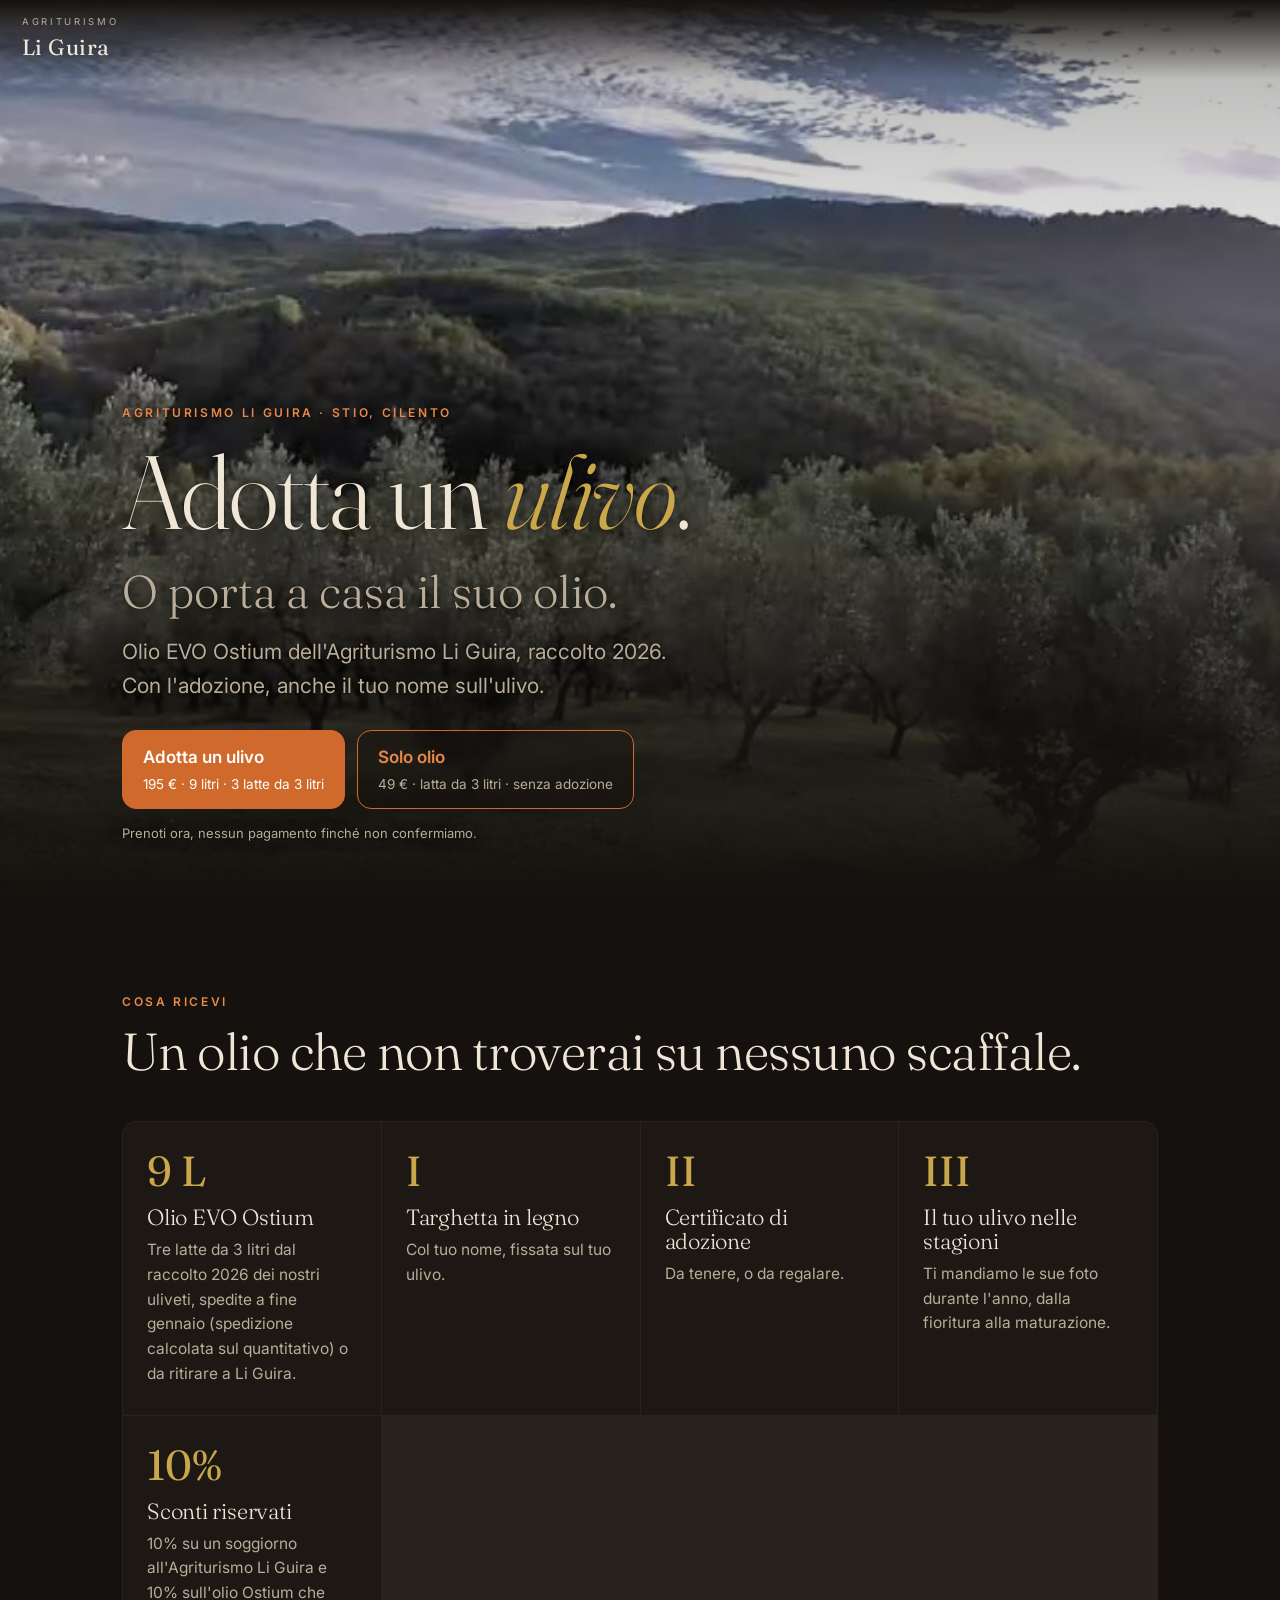
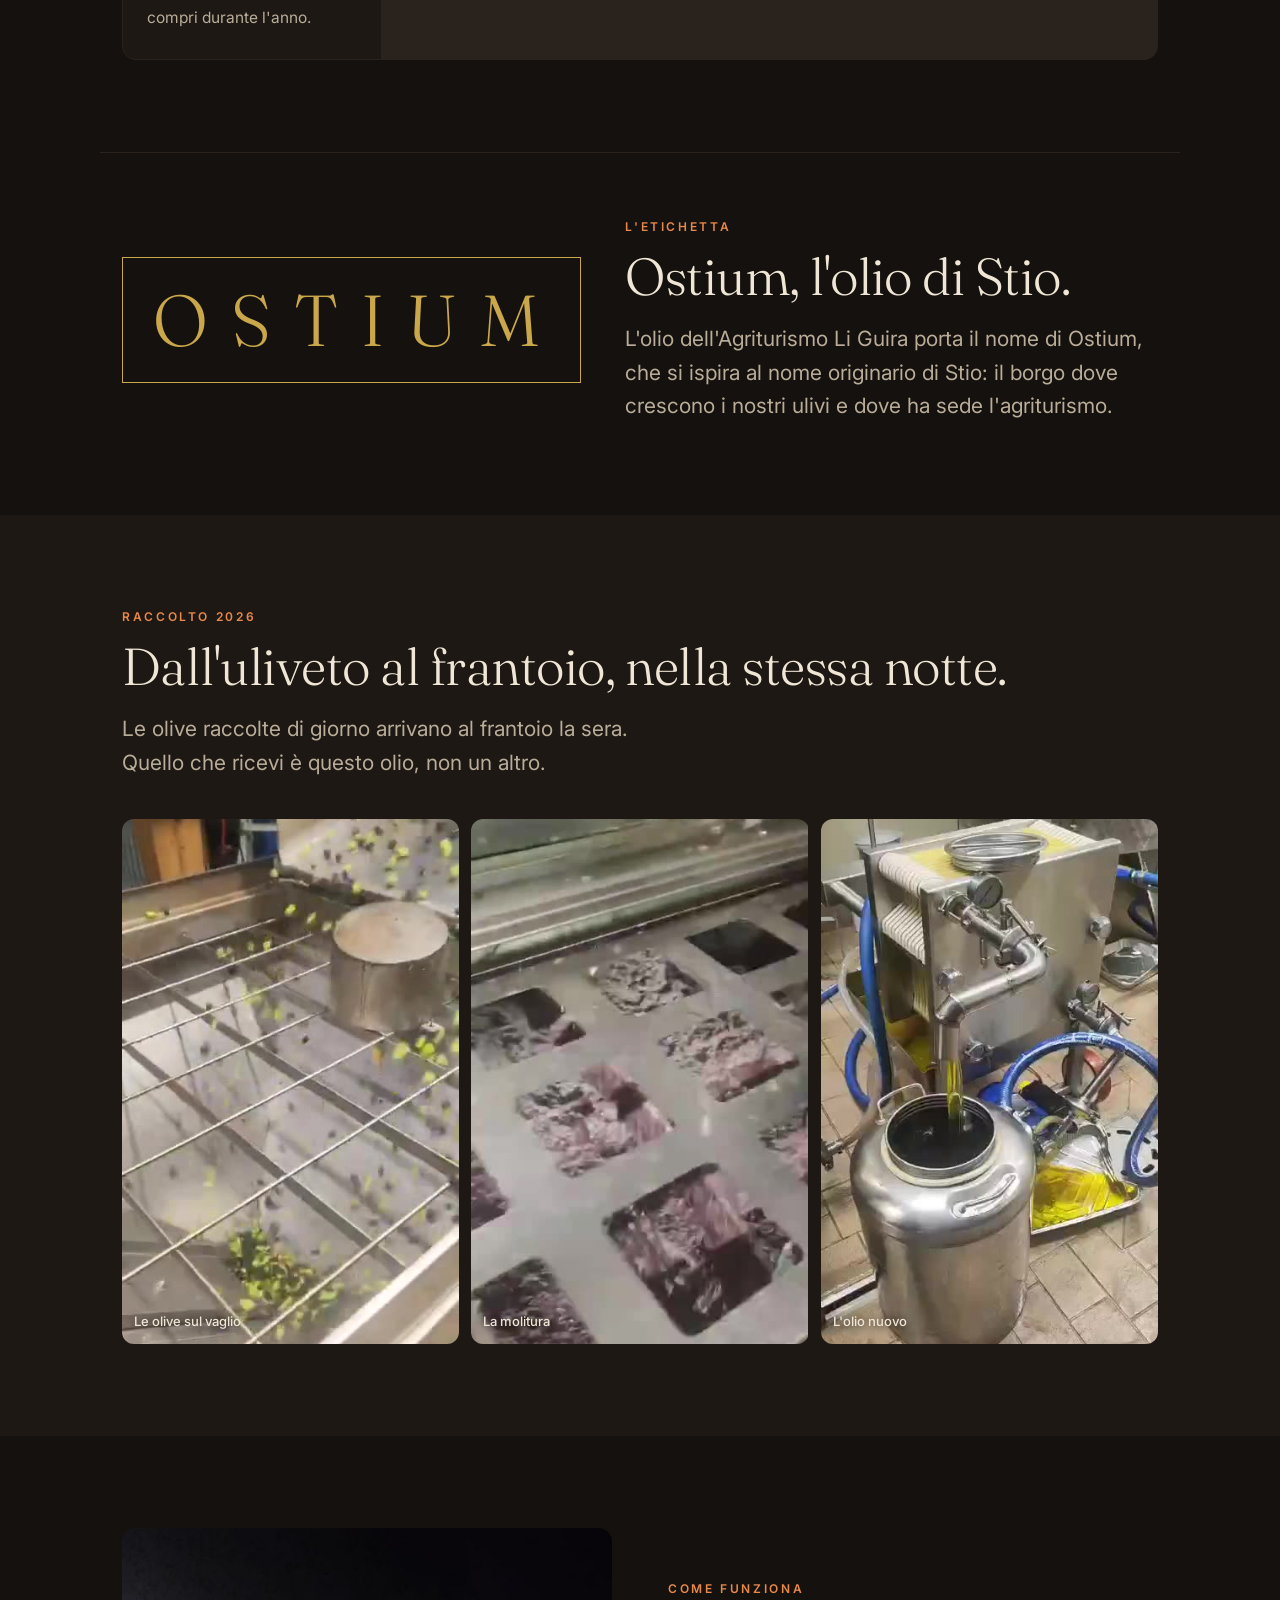
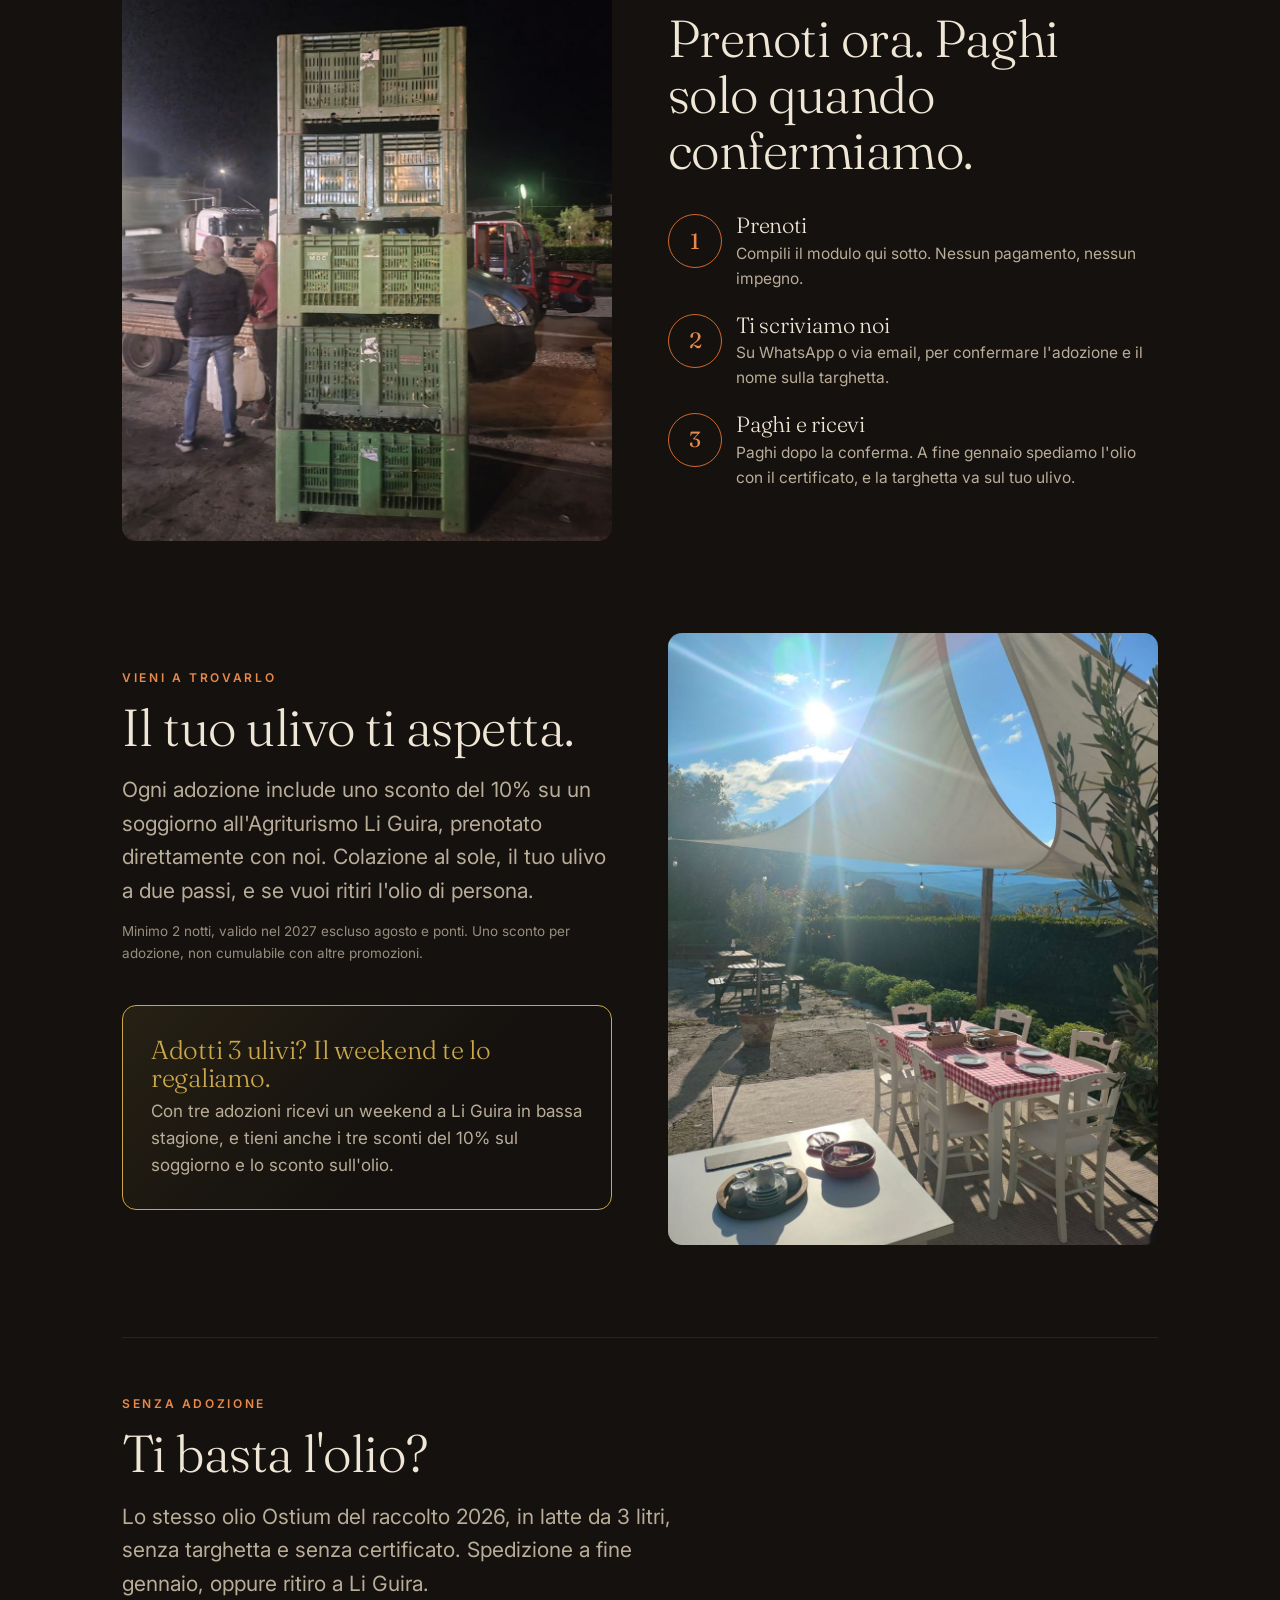
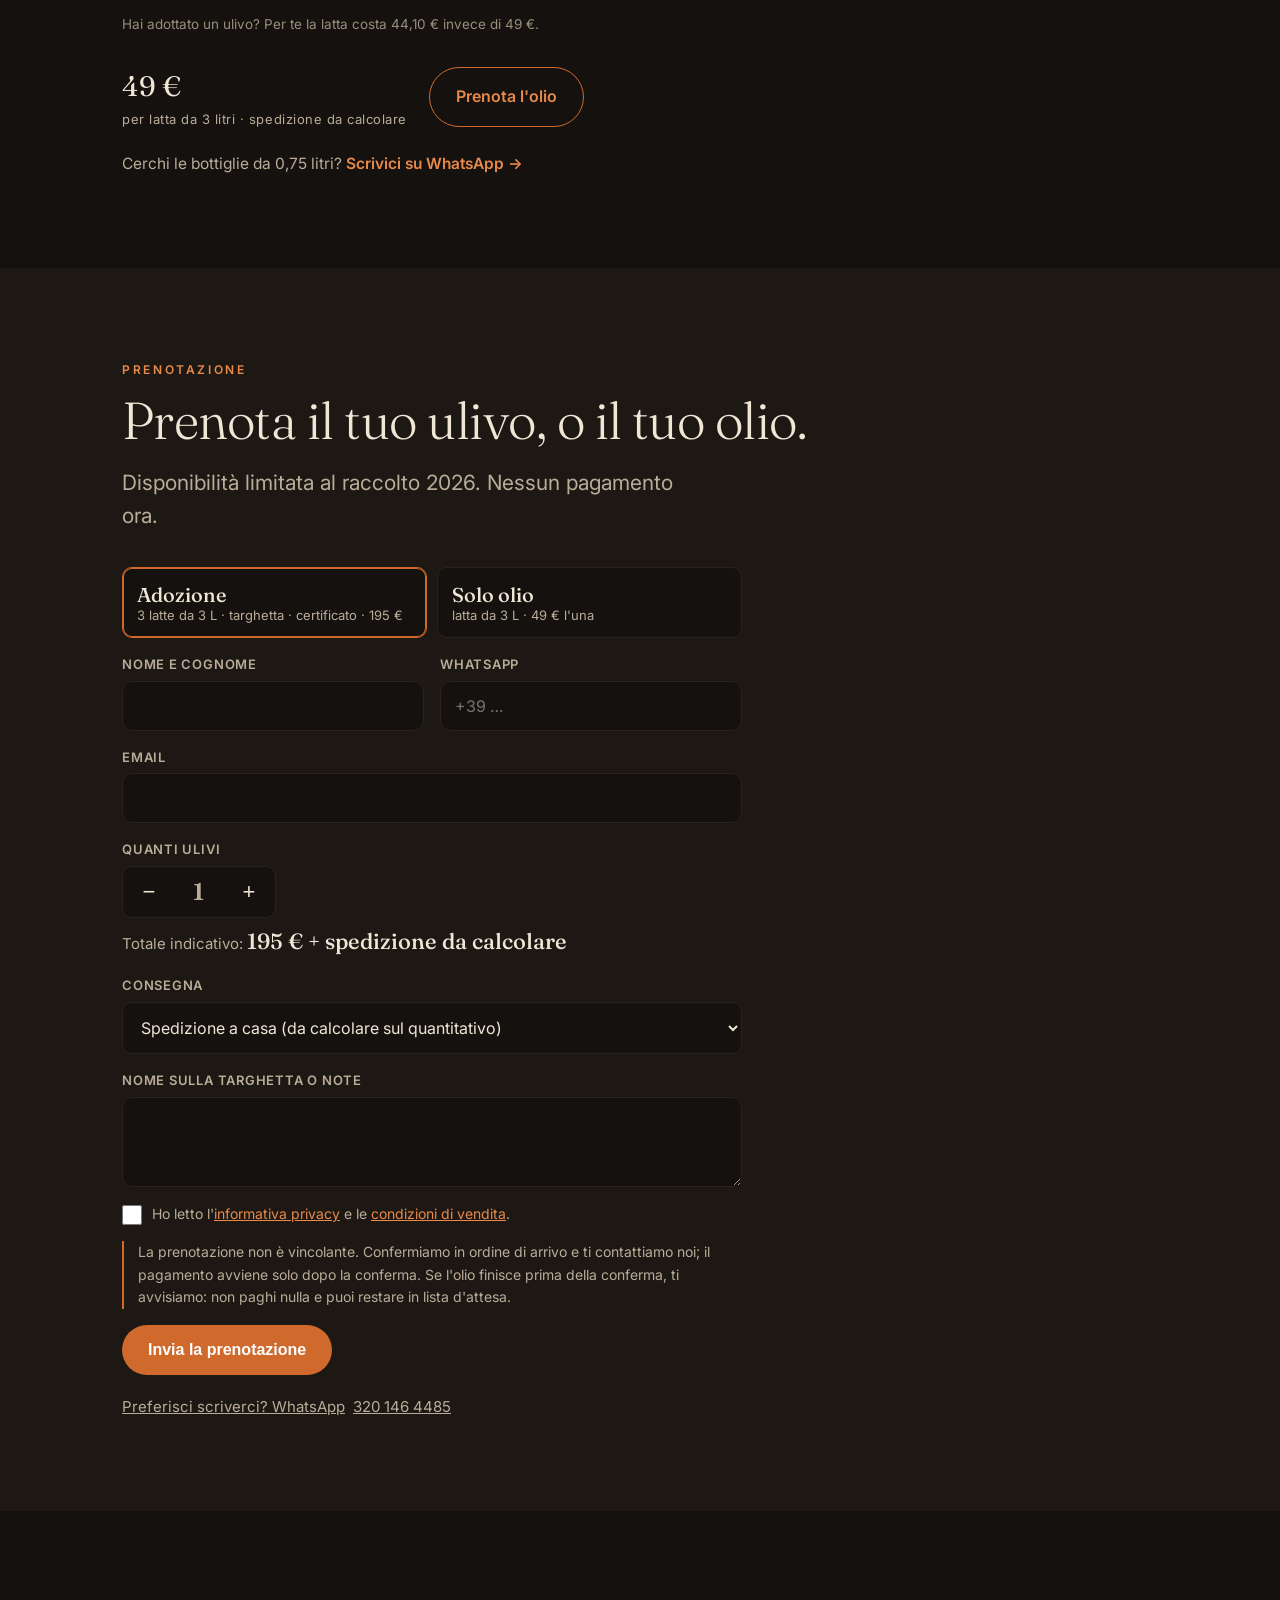
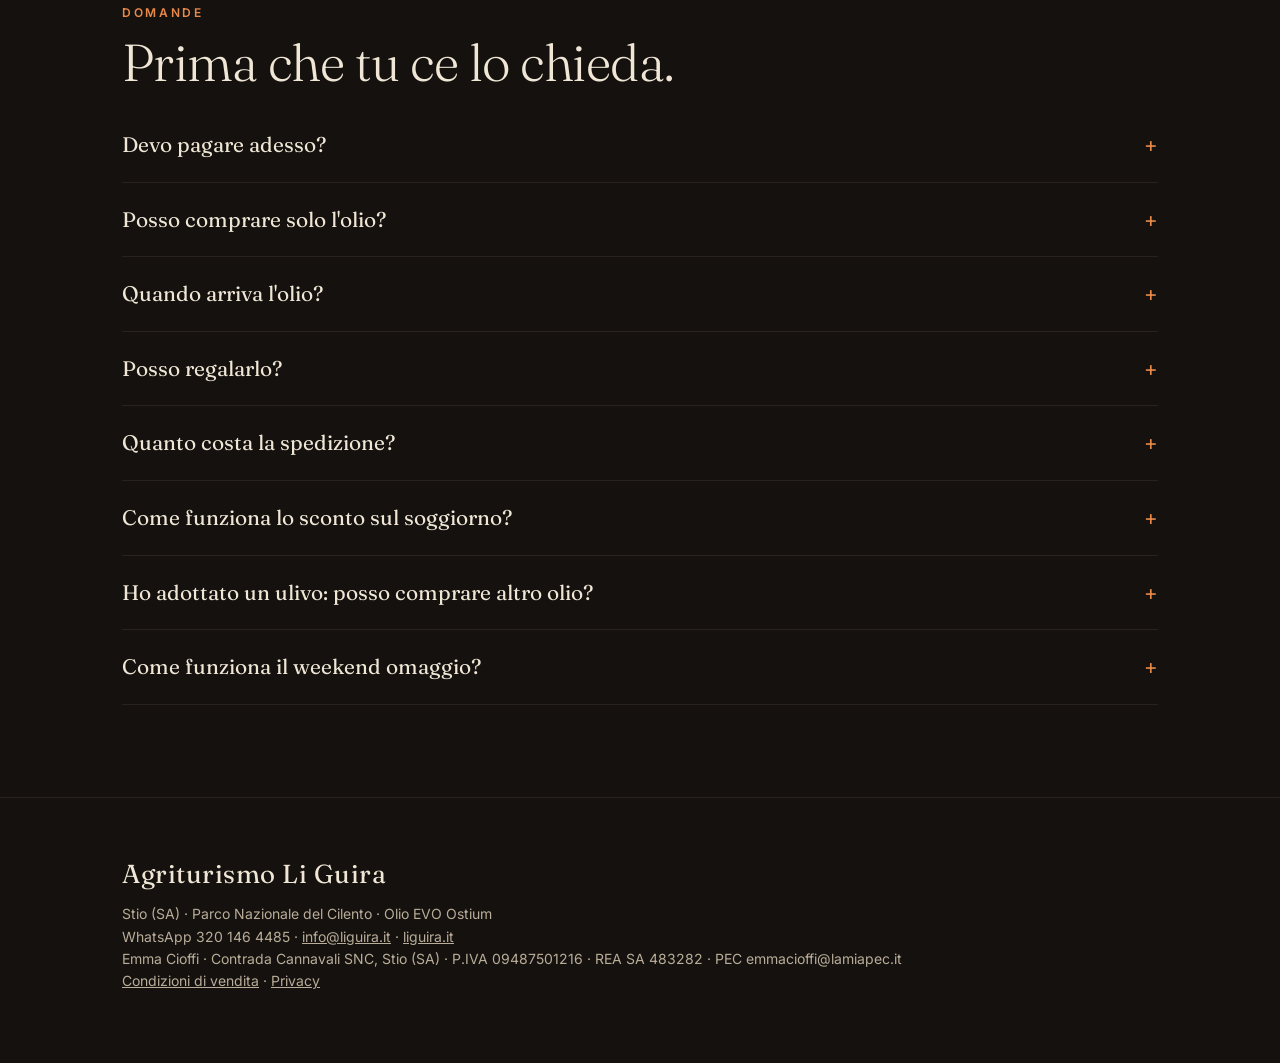
<file: adotta/it/index.html>
<!DOCTYPE html>
<html lang="it">
<head>
<meta charset="utf-8">
<meta name="viewport" content="width=device-width, initial-scale=1">
<title>Adotta un ulivo — Agriturismo Li Guira</title>
<meta name="description" content="Adoptieren Sie einen Olivenbaum im Cilento: 9 Liter natives Olivenöl extra Ostium, nach Hause geliefert, mit Namensschild und Urkunde. Adopt an olive tree at Agriturismo Li Guira, Italy.">
<link rel="preconnect" href="https://fonts.googleapis.com">
<link rel="preconnect" href="https://fonts.gstatic.com" crossorigin>
<link href="https://fonts.googleapis.com/css2?family=Fraunces:opsz,wght@9..144,300;9..144,500&family=Inter:wght@400;500;600&display=swap" rel="stylesheet">
<style>
:root{
  --notte:#14110e; --notte2:#1d1814; --cenere:#2a231d;
  --brace:#d06a2c; --brace2:#e8894a; --oro:#c9a74a;
  --crema:#efe6d6; --crema2:#b9ad99; --oliva:#8c9159;
  --serif:'Fraunces',Georgia,serif; --sans:'Inter',system-ui,sans-serif;
}
*{box-sizing:border-box;margin:0;padding:0}
html{scroll-behavior:smooth}
body{background:var(--notte);color:var(--crema);font-family:var(--sans);font-size:17px;line-height:1.6;-webkit-font-smoothing:antialiased}
img,video{display:block;max-width:100%}
a{color:inherit}
.wrap{max-width:1080px;margin:0 auto;padding:0 22px}
.eyebrow{font-size:12px;letter-spacing:.22em;text-transform:uppercase;color:var(--brace2);font-weight:600}
h1,h2,h3{font-family:var(--serif);font-weight:300;line-height:1.08;letter-spacing:-.01em}
h2{font-size:clamp(32px,5.5vw,52px);margin:12px 0 18px}
p.lead{font-size:clamp(18px,2.2vw,21px);color:var(--crema2);max-width:560px}

/* top bar */
.bar{position:fixed;top:0;left:0;right:0;z-index:20;display:flex;justify-content:space-between;align-items:center;padding:14px 22px;background:linear-gradient(var(--notte) 0%,transparent);}
.logo{font-family:var(--serif);font-size:22px;letter-spacing:.02em;text-decoration:none}
.lang{display:flex;gap:4px;background:rgba(20,17,14,.6);border:1px solid var(--cenere);border-radius:99px;padding:3px}
.lang button{background:none;border:0;color:var(--crema2);font:600 12px var(--sans);letter-spacing:.08em;padding:6px 11px;border-radius:99px;cursor:pointer}
.lang button.on{background:var(--crema);color:var(--notte)}

.logo small{display:block;font-family:var(--sans);font-size:9.5px;letter-spacing:.28em;text-transform:uppercase;color:var(--crema2);margin-bottom:1px}
footer .logo{font-size:26px}
.ostium{display:grid;grid-template-columns:auto 1fr;gap:44px;align-items:center;border-top:1px solid var(--cenere);padding-top:64px}
.ost-mark{font-family:var(--serif);font-weight:300;font-size:clamp(40px,8vw,72px);letter-spacing:.32em;color:var(--oro);border:1px solid var(--oro);padding:26px 18px 26px 30px;line-height:1}
@media(max-width:700px){.ostium{grid-template-columns:1fr;gap:28px}.ost-mark{justify-self:start}}
.hero h1{margin-bottom:4px}
.h1b{font-family:var(--serif);font-weight:300;font-size:clamp(26px,4.6vw,46px);line-height:1.1;color:var(--crema2);margin-bottom:18px}
.choices{gap:12px!important}
.choice{display:flex;flex-direction:column;gap:2px;text-decoration:none;border:1px solid var(--brace);border-radius:14px;padding:13px 20px;min-width:210px;background:rgba(20,17,14,.35);backdrop-filter:blur(4px);transition:background .2s}
.choice b{font-size:17px;font-weight:600;color:var(--brace2)}
.choice span{font-size:13.5px;color:var(--crema2)}
.choice.main{background:var(--brace)}
.choice.main b,.choice.main span{color:#fff}
.choice:hover{background:var(--brace2)}.choice:hover b,.choice:hover span{color:#fff}
.hero .wrap .eyebrow,.hero h1,.h1b,.hero .lead,.hero-note{text-shadow:0 1px 14px rgba(0,0,0,.65),0 0 2px rgba(0,0,0,.4)}
.hero-note{font-size:13px;color:var(--crema2);margin-top:14px}
@media(max-width:480px){.choice{flex:1 1 100%}}
/* hero */
.hero{position:relative;min-height:100svh;display:flex;align-items:flex-end;overflow:hidden}
.hero video,.hero img{position:absolute;inset:0;width:100%;height:100%;object-fit:cover}
.hero img{object-position:center 70%}
.hero .h-wide{display:none}
@media(min-width:820px){.hero .h-wide{display:block}.hero .h-tall{display:none}}
.hero::after{content:"";position:absolute;inset:0;background:linear-gradient(180deg,rgba(20,17,14,.35) 0%,rgba(20,17,14,.05) 35%,rgba(20,17,14,.55) 70%,var(--notte) 100%)}
.hero .wrap{position:relative;z-index:2;padding-bottom:56px;width:100%}
.hero h1{font-size:clamp(48px,10vw,104px);margin:14px 0 18px}
.hero h1 em{font-style:italic;color:var(--oro)}
.cta{white-space:nowrap;display:inline-flex;align-items:center;gap:10px;background:var(--brace);color:#fff;text-decoration:none;font-weight:600;font-size:16px;padding:16px 26px;border-radius:99px;border:0;cursor:pointer;transition:background .2s}
.cta:hover{background:var(--brace2)}
.hero .row{display:flex;flex-wrap:wrap;align-items:center;gap:18px;margin-top:28px}
.price-tag{font-family:var(--serif);font-size:28px}
.price-tag small{font-family:var(--sans);font-size:13px;color:var(--crema2);display:block;letter-spacing:.04em}

section{padding:92px 0}

/* cosa ricevi */
.grid4{display:grid;grid-template-columns:repeat(auto-fit,minmax(220px,1fr));gap:1px;background:var(--cenere);border:1px solid var(--cenere);border-radius:14px;overflow:hidden;margin-top:42px}
.item{background:var(--notte2);padding:28px 24px}
.item .n{font-family:var(--serif);font-size:42px;color:var(--oro);line-height:1}
.item h3{font-size:22px;margin:14px 0 8px}
.item p{color:var(--crema2);font-size:15.5px}

/* filiera video */
.filiera{background:var(--notte2)}
.clips{display:grid;grid-template-columns:repeat(3,1fr);gap:12px;margin-top:40px}
.clip{position:relative;border-radius:12px;overflow:hidden;aspect-ratio:9/14;background:var(--cenere)}
.clip video{width:100%;height:100%;object-fit:cover}
.clip span{position:absolute;left:12px;bottom:12px;right:12px;font-size:13px;font-weight:500;text-shadow:0 1px 8px rgba(0,0,0,.8)}
@media(max-width:620px){.clips{grid-template-columns:repeat(3,72%);overflow-x:auto;scroll-snap-type:x mandatory;margin-right:-22px;padding-right:22px}.clip{scroll-snap-align:start}}

/* split */
.split{display:grid;grid-template-columns:1fr 1fr;gap:56px;align-items:center}
.split img{border-radius:14px;width:100%;aspect-ratio:4/5;object-fit:cover}
@media(max-width:820px){.split{grid-template-columns:1fr;gap:32px}}

/* come funziona */
.steps{counter-reset:s;display:grid;gap:22px;margin-top:36px}
.step{display:grid;grid-template-columns:52px 1fr;gap:16px;align-items:start}
.step::before{counter-increment:s;content:counter(s);width:52px;height:52px;border-radius:50%;border:1px solid var(--brace);color:var(--brace2);display:grid;place-items:center;font-family:var(--serif);font-size:22px}
.step h3{font-size:22px;margin-bottom:4px}
.step p{color:var(--crema2);font-size:15.5px}

/* bonus */
.bonus{border:1px solid var(--oro);border-radius:14px;padding:30px 28px;margin-top:40px;background:linear-gradient(135deg,rgba(201,167,74,.10),transparent 60%)}
.bonus h3{font-size:26px;color:var(--oro);margin-bottom:6px}
.bonus p{color:var(--crema2)}

/* form */
.prenota{background:var(--notte2)}
form{display:grid;gap:16px;margin-top:34px;max-width:620px}
label{display:grid;gap:6px;font-size:13px;font-weight:600;letter-spacing:.06em;text-transform:uppercase;color:var(--crema2)}
input,select,textarea{font:16px var(--sans);color:var(--crema);background:var(--notte);border:1px solid var(--cenere);border-radius:10px;padding:14px 14px;width:100%}
input:focus,select:focus,textarea:focus{outline:none;border-color:var(--brace)}
.two{display:grid;grid-template-columns:1fr 1fr;gap:16px}
@media(max-width:560px){.two{grid-template-columns:1fr}}
.stepper{display:flex;align-items:center;gap:0;border:1px solid var(--cenere);border-radius:10px;overflow:hidden;background:var(--notte);width:max-content}
.stepper button{background:none;border:0;color:var(--crema);font-size:22px;width:52px;height:50px;cursor:pointer}
.stepper output{min-width:48px;text-align:center;font-family:var(--serif);font-size:24px}
.total{font-size:15px;color:var(--crema2);text-transform:none;letter-spacing:0;font-weight:400}
.total b{color:var(--crema);font-family:var(--serif);font-size:22px;font-weight:500}
.total .gift{color:var(--oro);display:none}
.check{display:flex;gap:10px;align-items:flex-start;text-transform:none;letter-spacing:0;font-weight:400;font-size:14px}
.check input{width:20px;height:20px;margin-top:2px;accent-color:var(--brace);flex:none}
.note{font-size:14px;color:var(--crema2);border-left:2px solid var(--brace);padding-left:14px}
.wa{display:inline-flex;gap:8px;align-items:center;color:var(--crema2);font-size:15px;margin-top:4px}
.done{display:none;border:1px solid var(--oliva);border-radius:14px;padding:28px;max-width:620px;margin-top:34px}
.done h3{font-size:28px;margin-bottom:8px}

.solo{display:flex;flex-wrap:wrap;justify-content:space-between;align-items:flex-end;gap:28px;border-top:1px solid var(--cenere);padding-top:56px}
.solo-box{display:flex;align-items:center;gap:22px}
.check a{color:var(--brace2)}
footer a{color:var(--crema2)}
.todo-f{color:var(--oro)}
.terms{font-size:13.5px;color:var(--crema2);opacity:.8;margin-top:14px;max-width:520px}
.bottiglie{margin-top:22px;color:var(--crema2);font-size:15.5px}
.bottiglie a{color:var(--brace2);font-weight:600;text-decoration:none}
.cta.ghost{background:none;border:1px solid var(--brace);color:var(--brace2)}
.cta.ghost:hover{background:var(--brace);color:#fff}
.pick{display:grid;grid-template-columns:1fr 1fr;gap:10px}
.pick button{text-align:left;background:var(--notte);border:1px solid var(--cenere);border-radius:10px;padding:14px;color:var(--crema);cursor:pointer;font-family:var(--sans)}
.pick button b{display:block;font-family:var(--serif);font-weight:500;font-size:20px}
.pick button small{color:var(--crema2);font-size:13px}
.pick button.on{border-color:var(--brace);box-shadow:inset 0 0 0 1px var(--brace)}
/* faq */
details{border-bottom:1px solid var(--cenere);padding:20px 0}
summary{cursor:pointer;font-family:var(--serif);font-size:21px;list-style:none;display:flex;justify-content:space-between;gap:16px}
summary::after{content:"+";color:var(--brace2);font-family:var(--sans)}
details[open] summary::after{content:"–"}
details p{color:var(--crema2);margin-top:10px;font-size:15.5px}

footer{padding:56px 0 70px;border-top:1px solid var(--cenere);color:var(--crema2);font-size:14px}
footer .logo{font-size:26px;color:var(--crema);display:block;margin-bottom:8px}

.fade{opacity:0;transform:translateY(18px);transition:opacity .8s ease,transform .8s ease}
.fade.in{opacity:1;transform:none}
@media(prefers-reduced-motion:reduce){.fade{opacity:1;transform:none}html{scroll-behavior:auto}}
.sticky{position:fixed;left:16px;right:16px;bottom:16px;z-index:30;display:none;justify-content:center}
@media(max-width:820px){.sticky.show{display:flex}.sticky .cta{width:100%;justify-content:center;box-shadow:0 8px 28px rgba(0,0,0,.5)}}
</style>
</head>
<body>

<header class="bar">
  <a class="logo" href="#top"><small>Agriturismo</small>Li Guira</a>
</header>

<main id="top">
<section class="hero" style="padding:0">
  <video class="h-tall" src="../media/hero-v.mp4" poster="../media/hero-v.jpg" autoplay muted loop playsinline></video>
  <img class="h-wide" src="../media/cover.jpg" alt="L'uliveto di Li Guira con le montagne del Cilento">
  <div class="wrap">
    <div class="eyebrow" data-t="hero_eye">Agriturismo Li Guira · Stio, Cilento</div>
    <h1 data-t="hero_h">Adotta un <em>ulivo</em>.</h1>
    <p class="h1b" data-t="hero_h2">O porta a casa il suo olio.</p>
    <p class="lead" data-t="hero_p">Olio EVO Ostium dell'Agriturismo Li Guira, raccolto 2026. Con l'adozione, anche il tuo nome sull'ulivo.</p>
    <div class="row choices">
      <a class="choice main" href="#prenota" data-pick="adozione"><b data-t="hc1">Adotta un ulivo</b><span data-t="hc1s">195 € · 9 litri · 3 latte da 3 litri</span></a>
      <a class="choice" href="#prenota" data-pick="olio"><b data-t="hc2">Solo olio</b><span data-t="hc2s">49 € · latta da 3 litri · senza adozione</span></a>
    </div>
    <p class="hero-note" data-t="hero_price">Prenoti ora, nessun pagamento finché non confermiamo.</p>
    </div>
  </div>
</section>

<section>
  <div class="wrap fade">
    <div class="eyebrow" data-t="get_eye">Cosa ricevi</div>
    <h2 data-t="get_h">Un olio che non troverai su nessuno scaffale.</h2>
    <div class="grid4">
      <div class="item"><div class="n">9 L</div><h3 data-t="g1h">Olio EVO Ostium</h3><p data-t="g1p">Tre latte da 3 litri dal raccolto 2026 dei nostri uliveti, spedite a fine gennaio (spedizione calcolata sul quantitativo) o da ritirare a Li Guira.</p></div>
      <div class="item"><div class="n">I</div><h3 data-t="g2h">Targhetta in legno</h3><p data-t="g2p">Col tuo nome, fissata sul tuo ulivo.</p></div>
      <div class="item"><div class="n">II</div><h3 data-t="g3h">Certificato di adozione</h3><p data-t="g3p">Da tenere, o da regalare.</p></div>
      <div class="item"><div class="n">III</div><h3 data-t="g4h">Il tuo ulivo nelle stagioni</h3><p data-t="g4p">Ti mandiamo le sue foto durante l'anno, dalla fioritura alla maturazione.</p></div>
      <div class="item"><div class="n">10%</div><h3 data-t="g5h">Sconti riservati</h3><p data-t="g5p">10% su un soggiorno all'Agriturismo Li Guira e 10% sull'olio Ostium che compri durante l'anno.</p></div>
    </div>
  </div>
</section>

<section style="padding-top:0">
  <div class="wrap fade ostium">
    <div class="ost-mark" aria-hidden="true">OSTIUM</div>
    <div>
      <div class="eyebrow" data-t="os_eye">L'etichetta</div>
      <h2 data-t="os_h">Ostium, l'olio di Stio.</h2>
      <p class="lead" data-t="os_p">L'olio dell'Agriturismo Li Guira porta il nome di Ostium, che si ispira al nome originario di Stio: il borgo dove crescono i nostri ulivi e dove ha sede l'agriturismo.</p>
    </div>
  </div>
</section>

<section class="filiera">
  <div class="wrap fade">
    <div class="eyebrow" data-t="fil_eye">Raccolto 2026</div>
    <h2 data-t="fil_h">Dall'uliveto al frantoio, nella stessa notte.</h2>
    <p class="lead" data-t="fil_p">Le olive raccolte di giorno arrivano al frantoio la sera. Quello che ricevi è questo olio, non un altro.</p>
    <div class="clips">
      <div class="clip"><video data-src="../media/caduta.mp4" poster="../media/caduta.jpg" muted loop playsinline></video><span data-t="c1">Le olive sul vaglio</span></div>
      <div class="clip"><video data-src="../media/molitura.mp4" poster="../media/molitura.jpg" muted loop playsinline></video><span data-t="c2">La molitura</span></div>
      <div class="clip"><video data-src="../media/olio.mp4" poster="../media/olio.jpg" muted loop playsinline></video><span data-t="c3">L'olio nuovo</span></div>
    </div>
  </div>
</section>

<section>
  <div class="wrap split fade">
    <img src="../media/notte.jpg" alt="Cassoni di olive al frantoio di notte" loading="lazy">
    <div>
      <div class="eyebrow" data-t="how_eye">Come funziona</div>
      <h2 data-t="how_h">Prenoti ora. Paghi solo quando confermiamo.</h2>
      <div class="steps">
        <div class="step"><div><h3 data-t="s1h">Prenoti</h3><p data-t="s1p">Compili il modulo qui sotto. Nessun pagamento, nessun impegno.</p></div></div>
        <div class="step"><div><h3 data-t="s2h">Ti scriviamo noi</h3><p data-t="s2p">Su WhatsApp o via email, per confermare l'adozione e il nome sulla targhetta.</p></div></div>
        <div class="step"><div><h3 data-t="s3h">Paghi e ricevi</h3><p data-t="s3p">Paghi dopo la conferma. A fine gennaio spediamo l'olio con il certificato, e la targhetta va sul tuo ulivo.</p></div></div>
      </div>
    </div>
  </div>
</section>

<section style="padding-top:0">
  <div class="wrap split fade">
    <div>
      <div class="eyebrow" data-t="rit_eye">Vieni a trovarlo</div>
      <h2 data-t="rit_h">Il tuo ulivo ti aspetta.</h2>
      <p class="lead" data-t="rit_p">Ogni adozione include uno sconto del 10% su un soggiorno all'Agriturismo Li Guira, prenotato direttamente con noi. Colazione al sole, il tuo ulivo a due passi, e se vuoi ritiri l'olio di persona.</p>
      <p class="terms" data-t="rit_t">Minimo 2 notti, valido nel 2027 escluso agosto e ponti. Uno sconto per adozione, non cumulabile con altre promozioni.</p>
      <div class="bonus">
        <h3 data-t="b_h">Adotti 3 ulivi? Il weekend te lo regaliamo.</h3>
        <p data-t="b_p">Con tre adozioni ricevi un weekend a Li Guira in bassa stagione, e tieni anche i tre sconti del 10% sul soggiorno e lo sconto sull'olio.</p>
      </div>
    </div>
    <img src="../media/terrazza.jpg" alt="Terrazza di Li Guira con vista sulle montagne del Cilento" loading="lazy">
  </div>
</section>

<section style="padding-top:0">
  <div class="wrap fade">
    <div class="solo">
      <div>
        <div class="eyebrow" data-t="so_eye">Senza adozione</div>
        <h2 data-t="so_h">Ti basta l'olio?</h2>
        <p class="lead" data-t="so_p">Lo stesso olio Ostium del raccolto 2026, in latte da 3 litri, senza targhetta e senza certificato. Spedizione a fine gennaio, oppure ritiro a Li Guira.</p>
        <p class="terms" data-t="so_ad">Hai adottato un ulivo? Per te la latta costa 44,10 € invece di 49 €.</p>
      </div>
      <div class="solo-box">
        <div class="price-tag">49 €<small data-t="so_unit">per latta da 3 litri · spedizione da calcolare</small></div>
        <a class="cta ghost" href="#prenota" data-pick="olio" data-t="so_btn">Prenota l'olio</a>
      </div>
    </div>
    <p class="bottiglie"><span data-t="bt_p">Cerchi le bottiglie da 0,75 litri?</span> <a id="bt" href="https://wa.me/393201464485?text=Ciao%21%20Vorrei%20informazioni%20sulle%20bottiglie%20d%27olio%20da%200%2C75%20L." data-t="bt_a">Scrivici su WhatsApp →</a></p>
  </div>
</section>

<section class="prenota" id="prenota">
  <div class="wrap">
    <div class="eyebrow" data-t="f_eye">Prenotazione</div>
    <h2 data-t="f_h">Prenota il tuo ulivo, o il tuo olio.</h2>
    <p class="lead" data-t="f_p">Disponibilità limitata al raccolto 2026. Nessun pagamento ora.</p>

    <form id="f" novalidate>
      <div class="pick" role="radiogroup">
        <button type="button" class="on" data-tipo="adozione"><b data-t="t_ad">Adozione</b><small data-t="t_ad_s">3 latte da 3 L · targhetta · certificato · 195 €</small></button>
        <button type="button" data-tipo="olio"><b data-t="t_ol">Solo olio</b><small data-t="t_ol_s">latta da 3 L · 49 € l'una</small></button>
      </div>
      <div class="two">
        <label><span data-t="l_nome">Nome e cognome</span><input name="nome" required autocomplete="name"></label>
        <label><span data-t="l_tel">WhatsApp</span><input name="whatsapp" type="tel" required autocomplete="tel" placeholder="+39 …"></label>
      </div>
      <label><span data-t="l_email">Email</span><input name="email" type="email" required autocomplete="email"></label>
      <label><span id="qlab" data-t="l_ulivi">Quanti ulivi</span>
        <div class="stepper"><button type="button" data-d="-1" aria-label="meno">−</button><output id="qn">1</output><button type="button" data-d="1" aria-label="più">+</button></div>
        <span class="total"><span data-t="l_tot">Totale indicativo</span>: <b id="tot">195 €</b> <span class="gift" id="gift" data-t="l_gift">· weekend in omaggio</span></span>
      </label>
      <label><span data-t="l_rit">Consegna</span>
        <select name="ritiro">
          <option value="Spedizione" data-t="o_sped">Spedizione a casa (da calcolare sul quantitativo)</option>
          <option value="Ritiro a Li Guira" data-t="o_rit">Ritiro a Li Guira (senza spedizione)</option>
          <option value="Da decidere" data-t="o_dec">Decido più avanti</option>
        </select>
      </label>
      <input type="hidden" name="paese" value="Italia">
      <label><span data-t="l_note">Nome sulla targhetta o note</span><textarea name="note" rows="3"></textarea></label>
      <label class="check"><input type="checkbox" name="privacy" required><span data-t="l_priv">Ho letto l'<a href="privacy.html">informativa privacy</a> e le <a href="condizioni.html">condizioni di vendita</a>.</span></label>
      <p class="note" data-t="f_note">La prenotazione non è vincolante. Confermiamo in ordine di arrivo e ti contattiamo noi; il pagamento avviene solo dopo la conferma. Se l'olio finisce prima della conferma, ti avvisiamo: non paghi nulla e puoi restare in lista d'attesa.</p>
      <div><button class="cta" type="submit" id="sub" data-t="f_btn">Invia la prenotazione</button></div>
      <a class="wa" href="https://wa.me/393201464485" id="wa"><span data-t="f_wa">Preferisci scriverci? WhatsApp</span> 320 146 4485</a>
    </form>

    <div class="done" id="done">
      <h3 data-t="d_h">Grazie, il tuo ulivo ti aspetta.</h3>
      <p data-t="d_p">Abbiamo ricevuto la prenotazione. Ti scriviamo nei prossimi giorni per confermarla.</p>
    </div>
  </div>
</section>

<section>
  <div class="wrap fade">
    <div class="eyebrow" data-t="faq_eye">Domande</div>
    <h2 data-t="faq_h">Prima che tu ce lo chieda.</h2>
    <details><summary data-t="q1">Devo pagare adesso?</summary><p data-t="a1">No. Ora prenoti soltanto. Ti scriviamo per confermare e ti mandiamo i dati per il pagamento.</p></details>
    <details><summary data-t="q6">Posso comprare solo l'olio?</summary><p data-t="a6">Sì: la latta da 3 litri costa 49 €, ed è lo stesso olio Ostium del raccolto 2026. Scegli "Solo olio" nel modulo e indica quante latte vuoi. Per le bottiglie da 0,75 litri scrivici su WhatsApp.</p></details>
    <details><summary data-t="q2">Quando arriva l'olio?</summary><p data-t="a2">Spediamo a fine gennaio. Se scegli il ritiro, lo prendi quando vieni a Li Guira.</p></details>
    <details><summary data-t="q3">Posso regalarlo?</summary><p data-t="a3">Sì. Scrivi nelle note il nome da mettere sulla targhetta e sul certificato: possiamo intestarli a chi vuoi.</p></details>
    <details><summary data-t="q4">Quanto costa la spedizione?</summary><p data-t="a4">Si calcola sul quantitativo (le latte viaggiano in scatole da 3) e sulla destinazione. Te la comunichiamo prima della conferma, così decidi con il prezzo completo. Se preferisci, ritiri a Li Guira senza spese.</p></details>
    <details><summary data-t="q7">Come funziona lo sconto sul soggiorno?</summary><p data-t="a7">Ogni ulivo adottato dà diritto a uno sconto del 10% su un soggiorno all'Agriturismo Li Guira prenotato direttamente con noi (WhatsApp o sito): minimo 2 notti, nel 2027, escluso agosto e ponti. Non è cumulabile con altre promozioni e non vale per l'acquisto del solo olio.</p></details>
    <details><summary data-t="q8">Ho adottato un ulivo: posso comprare altro olio?</summary><p data-t="a8">Sì, con il 10% di sconto: la latta ti costa 44,10 € invece di 49 €. Vale per tutto il 2027, fino a esaurimento dell'olio del raccolto.</p></details>
    <details><summary data-t="q5">Come funziona il weekend omaggio?</summary><p data-t="a5">Adottando tre ulivi ricevi un weekend a Li Guira in bassa stagione. Date e alloggio li concordiamo insieme. Il weekend si aggiunge agli sconti: tieni i tre sconti del 10% sul soggiorno e il 10% sull'olio.</p></details>
  </div>
</section>
</main>

<footer>
  <div class="wrap">
    <span class="logo">Agriturismo Li Guira</span>
    Stio (SA) · Parco Nazionale del Cilento · Olio EVO Ostium<br>
    WhatsApp 320 146 4485 · <a href="mailto:info@liguira.it">info@liguira.it</a> · <a href="https://www.liguira.it">liguira.it</a><br>
    Emma Cioffi · Contrada Cannavali SNC, Stio (SA) · P.IVA 09487501216 · REA SA 483282 · PEC emmacioffi@lamiapec.it<br>
    <a href="condizioni.html" data-t="ft_cond">Condizioni di vendita</a> · <a href="privacy.html">Privacy</a>
  </div>
</footer>

<div class="sticky" id="sticky"><a class="cta" href="#prenota" data-t="cta">Prenota la tua adozione</a></div>

<script>
/* Incolla qui l'URL della Web App di Apps Script collegata allo Sheet. Vuoto = invio via WhatsApp. */
const SCRIPT_URL = "https://script.google.com/macros/s/AKfycbwG5-42SvV7tvxNSJtxfLKyZA1-oRZf9tKGdrxS3zVwqEYal04pBAAoZSvrogZASn5F/exec";
const WA = "393201464485";

let lang = 'it';

let q=1, tipo='adozione';
const PREZZO={adozione:195, olio:49};
const QLAB={adozione:{it:'Quanti ulivi',en:'How many trees',de:'Wie viele Bäume'}, olio:{it:'Quante latte da 3 L',en:'How many boxes',de:'Wie viele Boxen'}};
function calc(){
  document.getElementById('qn').textContent=q;
  const sel=document.querySelector('[name=ritiro]');
  const sped=(sel&&sel.value==='Spedizione');
  document.getElementById('tot').textContent=(q*PREZZO[tipo]).toLocaleString('it-IT')+' €'+(sped?' + spedizione da calcolare':'');
  document.getElementById('gift').style.display=(tipo==='adozione'&&q>=3)?'inline':'none';
  document.getElementById('qlab').textContent=QLAB[tipo].it;
}
function setTipo(t){
  tipo=t; document.querySelectorAll('.pick button').forEach(b=>b.classList.toggle('on',b.dataset.tipo===t)); calc();
}
document.querySelectorAll('.pick button').forEach(b=>b.onclick=()=>setTipo(b.dataset.tipo));
document.querySelectorAll('[data-pick]').forEach(a=>a.addEventListener('click',()=>setTipo(a.dataset.pick)));
document.querySelector('[name=ritiro]').addEventListener('change',calc);
document.querySelectorAll('.stepper button').forEach(b=>b.onclick=()=>{q=Math.min(20,Math.max(1,q+ +b.dataset.d));calc();});

/* video in fondo pagina: partono solo quando visibili */
const vio=new IntersectionObserver(es=>es.forEach(e=>{const v=e.target;
  if(e.isIntersecting){ if(!v.src) v.src=v.dataset.src; v.play().catch(()=>{}); } else v.pause();
}),{threshold:.25});
document.querySelectorAll('video[data-src]').forEach(v=>vio.observe(v));
const fio=new IntersectionObserver(es=>es.forEach(e=>{if(e.isIntersecting){e.target.classList.add('in');fio.unobserve(e.target);}}),{threshold:.15});
document.querySelectorAll('.fade').forEach(e=>fio.observe(e));

/* bottone fisso su mobile, nascosto quando il modulo è visibile */
const st=document.getElementById('sticky'), pr=document.getElementById('prenota');
let pastHero=false, formVis=false;
const upd=()=>st.classList.toggle('show',pastHero&&!formVis);
new IntersectionObserver(([e])=>{pastHero=!e.isIntersecting;upd();}).observe(document.querySelector('.hero'));
new IntersectionObserver(([e])=>{formVis=e.isIntersecting;upd();}).observe(pr);

const f=document.getElementById('f');
f.addEventListener('submit', async ev=>{
  ev.preventDefault();
  for(const el of f.querySelectorAll('[required]')){
    if(el.type==='checkbox'?!el.checked:!el.value.trim()){ el.focus(); el.reportValidity&&el.reportValidity(); return; }
  }
  const d=Object.fromEntries(new FormData(f)); d.tipo=tipo==='adozione'?'Adozione 9 L (3 latte da 3 L) 195 €':'Latta olio 3 L 49 € (qtà = n. latte)'; const rs=f.querySelector('[name=ritiro]'), ps=f.querySelector('[name=paese]'); d.ritiro=d.ritiro+' · '+d.paese; const ritTxt=rs.options[rs.selectedIndex].text+' · Italia'; d.ulivi=q; d.lingua=lang; delete d.privacy;
  const btn=document.getElementById('sub'); btn.disabled=true; btn.style.opacity=.6;
  let ok=false;
  if(SCRIPT_URL){
    try{ await fetch(SCRIPT_URL,{method:'POST',mode:'no-cors',body:new URLSearchParams(d)}); ok=true; }catch(e){}
  }
  if(ok){ f.style.display='none'; document.getElementById('done').style.display='block'; return; }
  const M={
    it:{ad:`Ciao! Vorrei adottare ${q} ${q>1?'ulivi':'ulivo'} (3 latte da 3 L ciascuno).`,ol:`Ciao! Vorrei prenotare ${q} ${q>1?'latte':'latta'} di olio da 3 L.`,n:'Nome',r:'Consegna',x:'Note'},
    en:{ad:`Hi! I'd like to adopt ${q} olive tree${q>1?'s':''} (three 3 L tins each, delivery included).`,ol:`Hi! I'd like to reserve ${q} oil box${q>1?'es':''} (three 3 L tins, delivery included).`,n:'Name',r:'Delivery',x:'Notes'},
    de:{ad:`Hallo! Ich möchte ${q} ${q>1?'Olivenbäume':'Olivenbaum'} adoptieren (je drei 3-Liter-Kanister, Lieferung inklusive).`,ol:`Hallo! Ich möchte ${q} ${q>1?'Öl-Boxen':'Öl-Box'} reservieren (drei 3-Liter-Kanister, Lieferung inklusive).`,n:'Name',r:'Lieferung',x:'Anmerkungen'}
  }['it'];
  const msg=(tipo==='adozione'?M.ad:M.ol)+`\n${M.n}: ${d.nome}\nEmail: ${d.email}\n${M.r}: ${ritTxt}`+(d.note?`\n${M.x}: ${d.note}`:'');
  const a=document.getElementById('wa'); a.href=`https://wa.me/${WA}?text=${encodeURIComponent(msg)}`;
  a.style.color='var(--brace2)'; a.style.fontWeight='600';
  a.querySelector('span').textContent = {it:'Tocca qui per inviare la prenotazione su WhatsApp →',en:'Tap here to send your reservation on WhatsApp →',de:'Hier tippen, um die Reservierung per WhatsApp zu senden →'}['it'];
  btn.disabled=false; btn.style.opacity=1; a.focus();
});
calc();
</script>
</body>
</html>
</file>
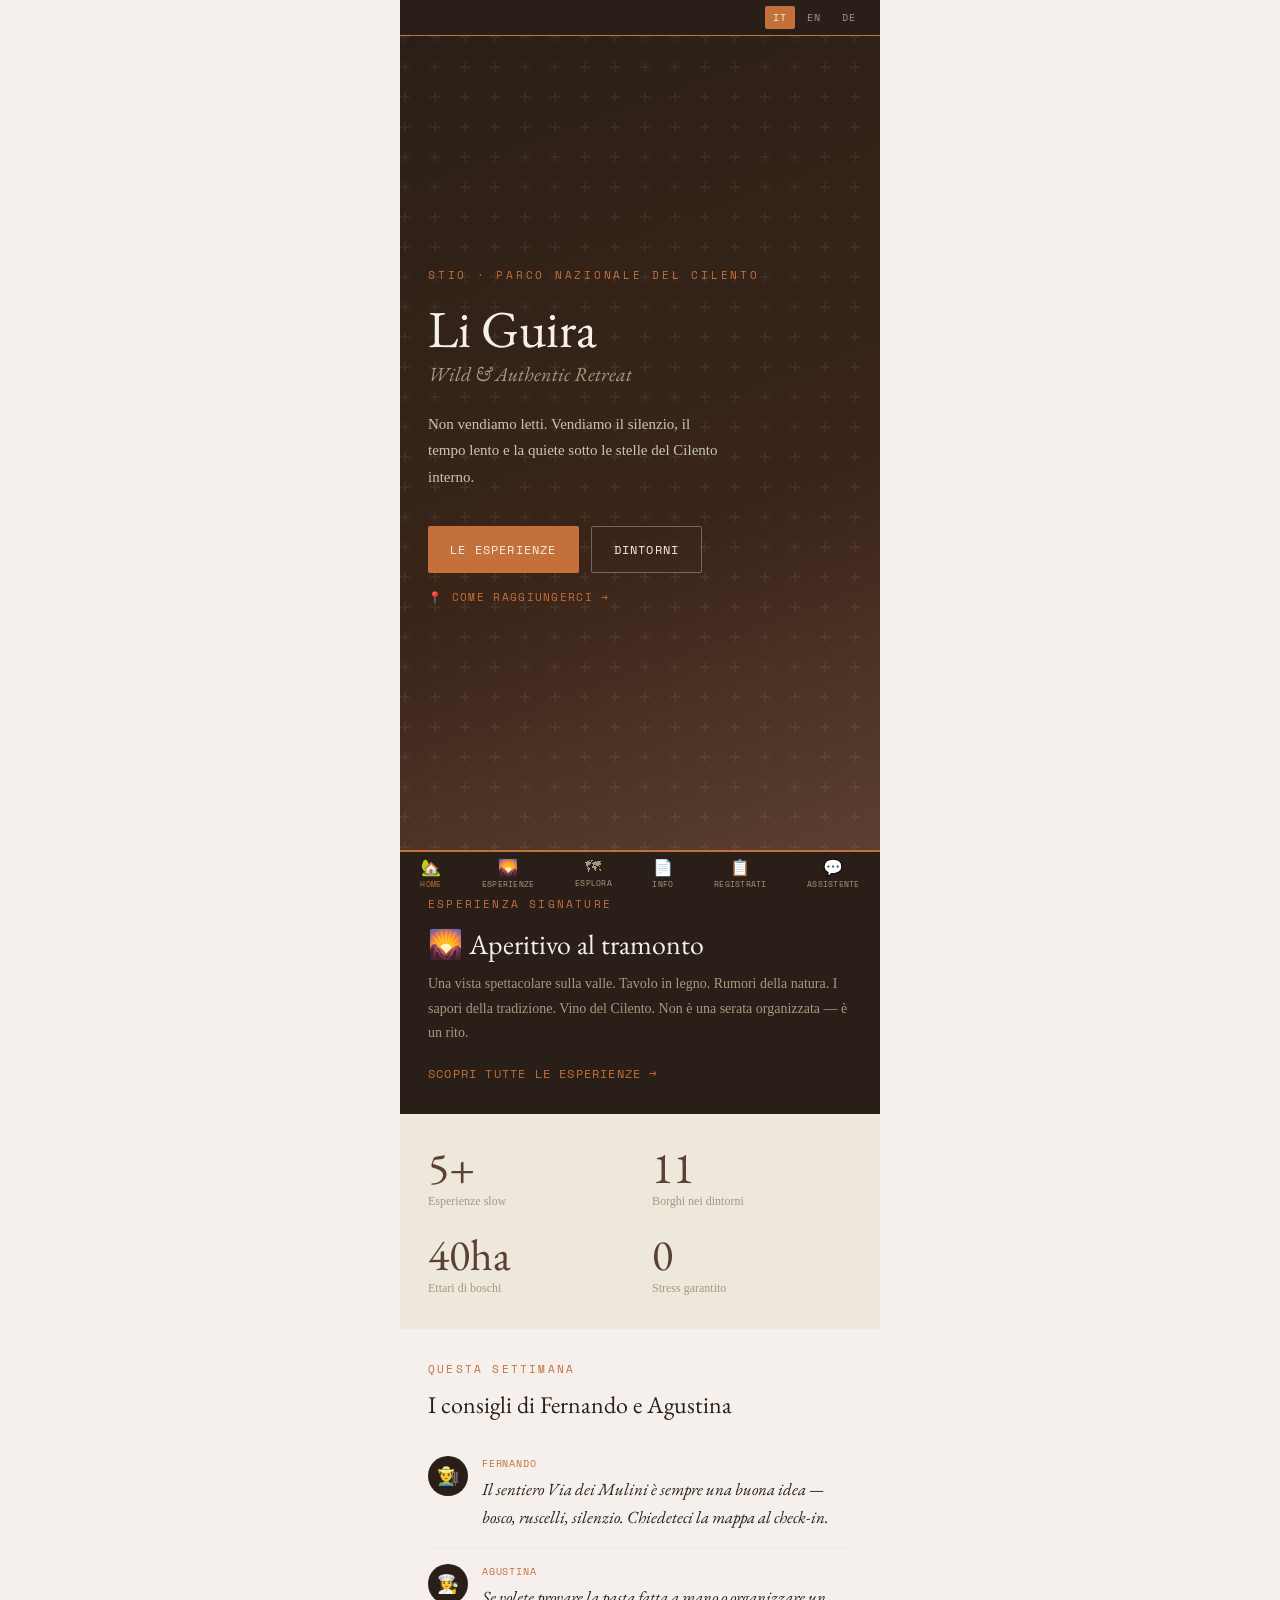
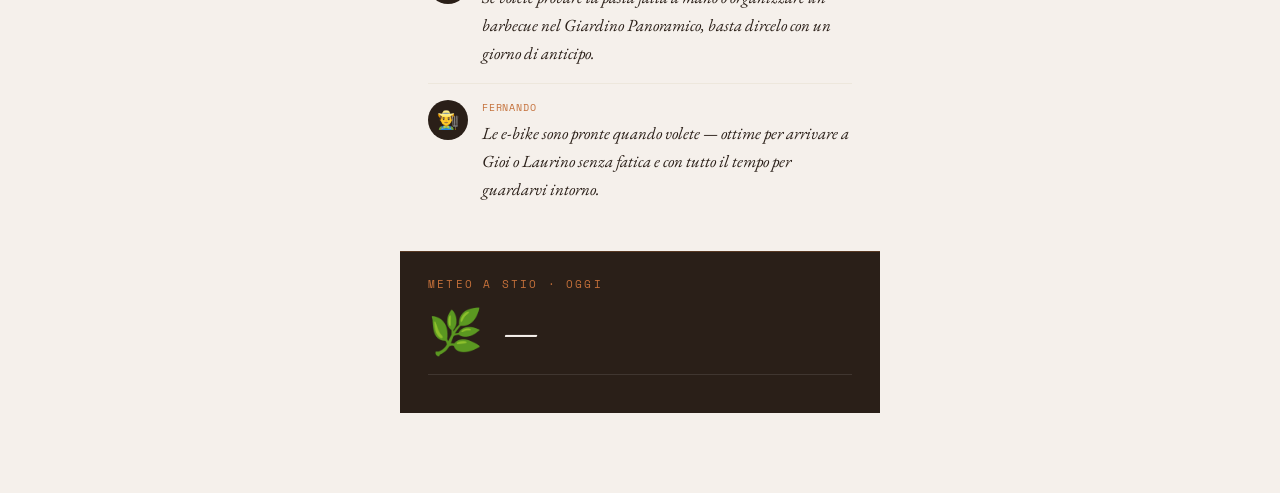
<file: liguira-v2.html>
<!DOCTYPE html>
<html lang="it">
<head>
  <meta charset="UTF-8"/>
  <meta name="viewport" content="width=device-width, initial-scale=1.0, viewport-fit=cover"/>
  <meta name="theme-color" content="#2A1F18"/>
  <meta name="apple-mobile-web-app-capable" content="yes"/>
  <meta name="apple-mobile-web-app-status-bar-style" content="black-translucent"/>
  <meta name="apple-mobile-web-app-title" content="Li Guira"/>
  <title>Li Guira</title>
  <link rel="preconnect" href="https://fonts.googleapis.com"/>
  <link href="https://fonts.googleapis.com/css2?family=EB+Garamond:ital,wght@0,400;0,500;1,400&family=Space+Mono:wght@400;700&display=swap" rel="stylesheet"/>
  <style>
    :root {
      --brown: #5C4033; --warm-white: #F5F0EB; --terra: #C4703A;
      --stone: #A89880; --dark: #2A1F18; --linen: #EDE7DC; --mid: #3a2d24;
    }
    *,*::before,*::after{box-sizing:border-box;margin:0;padding:0}
    html,body{height:100%}
    body{font-family:Georgia,serif;background:var(--warm-white);color:var(--dark);-webkit-font-smoothing:antialiased}
    a{text-decoration:none}
    button{font:inherit;border:none;background:none;cursor:pointer}
    #app{max-width:480px;margin:0 auto;min-height:100vh}

    #lang-bar{position:fixed;top:0;left:0;right:0;z-index:200;background:var(--dark);border-bottom:1px solid var(--terra);display:flex;justify-content:flex-end;align-items:center;padding:6px 16px;gap:4px;max-width:480px;margin:0 auto}
    .lang-btn{font-family:'Space Mono',monospace;font-size:10px;letter-spacing:.12em;text-transform:uppercase;color:var(--stone);padding:4px 8px;border-radius:2px;transition:all .2s}
    .lang-btn.active{background:var(--terra);color:var(--warm-white)}

    .page{display:none;padding-bottom:80px;padding-top:32px}
    .page.active{display:block}

    .page-header{background:var(--dark);padding:56px 28px 32px}
    .page-header .label{font-family:'Space Mono',monospace;font-size:11px;color:var(--terra);letter-spacing:.2em;text-transform:uppercase;margin-bottom:10px}
    .page-header h2{font-family:'EB Garamond',serif;font-size:38px;color:var(--warm-white);font-weight:400}

    .tag{display:inline-block;background:rgba(196,112,58,.13);color:var(--terra);border:1px solid rgba(196,112,58,.35);border-radius:3px;padding:2px 8px;font-family:'Space Mono',monospace;font-size:11px;letter-spacing:.08em;text-transform:uppercase;margin-right:6px;margin-bottom:4px}

    .btn-primary{display:block;text-align:center;background:var(--terra);color:var(--warm-white);font-family:'Space Mono',monospace;font-size:12px;letter-spacing:.1em;text-transform:uppercase;padding:15px;border-radius:2px;width:100%}
    .btn-dark{display:block;text-align:center;background:var(--dark);color:var(--warm-white);font-family:'Space Mono',monospace;font-size:12px;letter-spacing:.1em;text-transform:uppercase;padding:15px;border-radius:2px;width:100%}
    .btn-outline{display:block;text-align:center;background:transparent;color:var(--warm-white);border:1px solid rgba(255,255,255,.3);font-family:'Space Mono',monospace;font-size:12px;letter-spacing:.1em;text-transform:uppercase;padding:14px 22px;border-radius:2px;cursor:pointer}

    #hero{min-height:92vh;background:linear-gradient(160deg,var(--dark) 0%,#3a2518 60%,var(--brown) 100%);display:flex;flex-direction:column;justify-content:center;padding:60px 28px 80px;position:relative;overflow:hidden}
    #hero::before{content:'';position:absolute;inset:0;opacity:.05;background-image:url("data:image/svg+xml,%3Csvg width='60' height='60' viewBox='0 0 60 60' xmlns='http://www.w3.org/2000/svg'%3E%3Cg fill='%23ffffff'%3E%3Cpath d='M36 34v-4h-2v4h-4v2h4v4h2v-4h4v-2h-4zm0-30V0h-2v4h-4v2h4v4h2V6h4V4h-4zM6 34v-4H4v4H0v2h4v4h2v-4h4v-2H6zM6 4V0H4v4H0v2h4v4h2V6h4V4H6z'/%3E%3C/g%3E%3C/svg%3E")}
    #hero::after{content:'';position:absolute;top:0;left:0;right:0;height:3px;background:linear-gradient(90deg,transparent,var(--terra),transparent)}
    .hero-content{position:relative}
    .hero-eyebrow{font-family:'Space Mono',monospace;font-size:11px;letter-spacing:.25em;color:var(--terra);text-transform:uppercase;margin-bottom:20px}
    #hero h1{font-family:'EB Garamond',serif;font-size:52px;line-height:1;white-space:nowrap;color:var(--warm-white);font-weight:400;margin-bottom:6px}
    .hero-sub{font-family:'EB Garamond',serif;font-size:20px;font-style:italic;color:var(--stone);margin-bottom:24px}
    .hero-claim{font-size:15px;color:#C9C4B8;line-height:1.75;max-width:300px;margin-bottom:36px}
    .hero-ctas{display:flex;gap:12px;flex-wrap:wrap}
    .hero-ctas .btn-primary{width:auto;padding:14px 22px}
    .hero-ctas .btn-outline{width:auto;padding:14px 22px}

    #fuoco-teaser{background:var(--dark);padding:32px 28px;border-top:3px solid var(--terra)}
    #fuoco-teaser .label{font-family:'Space Mono',monospace;font-size:11px;color:var(--terra);letter-spacing:.2em;text-transform:uppercase;margin-bottom:12px}
    #fuoco-teaser h2{font-family:'EB Garamond',serif;font-size:28px;color:var(--warm-white);font-weight:400;margin-bottom:10px}
    #fuoco-teaser p{font-size:14px;color:var(--stone);line-height:1.75;margin-bottom:18px}
    #fuoco-teaser .link{color:var(--terra);font-family:'Space Mono',monospace;font-size:12px;letter-spacing:.1em;text-transform:uppercase}

    #stats{background:var(--linen);padding:32px 28px;display:grid;grid-template-columns:1fr 1fr;gap:24px}

    /* ── METEO ── */
    #meteo{background:var(--dark);padding:24px 28px;border-top:1px solid rgba(196,112,58,.3)}
    #meteo .label{font-family:'Space Mono',monospace;font-size:11px;color:var(--terra);letter-spacing:.2em;text-transform:uppercase;margin-bottom:14px}
    .meteo-inner{display:flex;align-items:center;gap:20px;margin-bottom:16px}
    .meteo-icon{font-size:44px;flex-shrink:0}
    .meteo-data{}
    .meteo-temp{font-family:'EB Garamond',serif;font-size:38px;color:var(--warm-white);font-weight:400;line-height:1}
    .meteo-cond{font-size:13px;color:var(--stone);margin-top:2px}
    .meteo-tip{margin-bottom:16px;font-family:'EB Garamond',serif;font-size:16px;font-style:italic;color:var(--stone);line-height:1.6}
    .meteo-forecast{display:grid;grid-template-columns:repeat(5,1fr);gap:4px;padding-top:14px;border-top:1px solid rgba(255,255,255,.1)}
    .forecast-day{text-align:center}
    .forecast-day .fd-name{font-family:'Space Mono',monospace;font-size:9px;color:var(--stone);letter-spacing:.06em;text-transform:uppercase;margin-bottom:4px}
    .forecast-day .fd-icon{font-size:22px;margin-bottom:2px}
    .forecast-day .fd-temp{font-family:'EB Garamond',serif;font-size:15px;color:var(--warm-white)}
    .forecast-day .fd-min{font-size:11px;color:var(--stone)}


    /* ── ESPLORA TABS ── */
    #page-esplora .tab-bar{display:grid;grid-template-columns:repeat(4,1fr);background:var(--dark);padding:0 8px;border-bottom:1px solid rgba(196,112,58,.3)}
    .tab-bar-wrap{position:relative}
    .tab-bar-fade{display:none}
    .tab-btn{font-family:'Space Mono',monospace;font-size:9.5px;letter-spacing:.04em;text-transform:uppercase;color:var(--stone);padding:10px 4px;text-align:center;line-height:1.25;border-bottom:2px solid transparent;transition:all .2s}
    #page-esplora .tab-btn{border-right:1px solid rgba(196,112,58,.15)}
    #page-esplora .tab-btn:nth-child(4n){border-right:none}
    .tab-btn.active{color:var(--terra);border-bottom-color:var(--terra)}
    .tab-panel{display:none}.tab-panel.active{display:block}

    /* ── SE SEI QUI PER ── */
    #per-te-content{padding:20px 20px;display:flex;flex-direction:column;gap:12px}
    .per-te-card{border:1px solid var(--linen);border-radius:4px;overflow:hidden}
    .per-te-header{display:flex;align-items:center;gap:14px;padding:18px 20px;cursor:pointer;background:white}
    .per-te-emoji{font-size:28px;flex-shrink:0}
    .per-te-title{font-family:'EB Garamond',serif;font-size:20px;color:var(--dark);font-weight:400}
    .per-te-arrow{margin-left:auto;color:var(--stone);transition:transform .2s;font-size:14px}
    .per-te-body{display:none;padding:0 20px 18px;background:white;border-top:1px solid var(--linen)}
    .per-te-body.open{display:block}
    .per-te-body ul{list-style:none;display:flex;flex-direction:column;gap:8px;margin-top:14px}
    .per-te-body ul li{font-size:14px;color:var(--dark);padding:8px 12px;background:var(--linen);border-radius:3px;line-height:1.5}
    .per-te-body ul li a{color:var(--terra);font-family:'Space Mono',monospace;font-size:11px;letter-spacing:.06em;text-transform:uppercase}

    /* ── AGENDA ── */
    #agenda-content{padding:20px 20px}
    .agenda-week{font-family:'Space Mono',monospace;font-size:11px;color:var(--terra);letter-spacing:.15em;text-transform:uppercase;margin-bottom:16px}
    .agenda-item{display:flex;gap:14px;align-items:flex-start;padding:14px 0;border-bottom:1px solid var(--linen)}
    .agenda-item:last-child{border-bottom:none}
    .agenda-day{font-family:'Space Mono',monospace;font-size:10px;color:var(--stone);text-transform:uppercase;width:36px;flex-shrink:0;padding-top:3px;letter-spacing:.06em}
    .agenda-testo{font-size:14px;color:var(--dark);line-height:1.6}
    .agenda-testo strong{font-family:'EB Garamond',serif;font-size:16px;font-weight:400;display:block;margin-bottom:2px}
    .agenda-empty{font-family:'EB Garamond',serif;font-size:17px;font-style:italic;color:var(--stone);text-align:center;padding:32px 0}


    /* ── STORIA ── */
    #storia-content{padding:0 0 32px}
    .storia-chapter{padding:28px 28px 0}
    .storia-chapter .s-label{font-family:'Space Mono',monospace;font-size:11px;color:var(--terra);letter-spacing:.2em;text-transform:uppercase;margin-bottom:10px}
    .storia-chapter h3{font-family:'EB Garamond',serif;font-size:28px;color:var(--dark);font-weight:400;margin-bottom:16px;line-height:1.2}
    .storia-chapter p{font-size:15px;color:var(--dark);line-height:1.85;margin-bottom:14px}
    .storia-chapter p em{font-style:italic;color:var(--brown)}
    .storia-divider{height:1px;background:var(--linen);margin:28px 28px 0}
    .storia-pull{font-family:'EB Garamond',serif;font-size:20px;font-style:italic;color:var(--brown);line-height:1.5;padding:24px 28px;border-left:3px solid var(--terra);margin:20px 28px 0;background:rgba(92,64,51,.05)}

    /* ── ALLOGGI ── */
    #alloggi-content{padding:20px 20px;display:flex;flex-direction:column;gap:16px}
    .alloggio-story-card{background:white;border:1px solid var(--linen);border-radius:4px;overflow:hidden;box-shadow:0 2px 8px rgba(44,25,10,.06)}
    .alloggio-photo-placeholder{background:linear-gradient(135deg,var(--linen) 0%,#d4c8b8 100%);height:160px;display:flex;align-items:center;justify-content:center;flex-direction:column;gap:6px}
    .alloggio-photo-placeholder span{font-size:36px}
    .alloggio-photo-placeholder p{font-family:'Space Mono',monospace;font-size:9px;color:var(--stone);letter-spacing:.1em;text-transform:uppercase}

    /* ── COMING SOON (Uliveto Live) ── */
    .coming-soon-card{margin:20px;padding:40px 24px;background:white;border:1px solid var(--linen);border-radius:4px;text-align:center;box-shadow:0 2px 8px rgba(44,25,10,.06)}
    .cs-icon{font-size:40px;margin-bottom:14px}
    .cs-badge{display:inline-block;background:var(--terra);color:white;font-family:'Space Mono',monospace;font-size:9px;letter-spacing:.1em;text-transform:uppercase;padding:5px 12px;border-radius:20px;margin-bottom:14px}
    .coming-soon-card h3{font-family:'Cormorant Garamond',serif;font-size:22px;color:var(--dark);margin-bottom:10px}
    .coming-soon-card p{font-size:13.5px;color:var(--stone);line-height:1.6;max-width:320px;margin:0 auto}

    /* ── GALLERIA FOTO (carosello) ── */
    .photo-gallery{position:relative;height:180px;overflow:hidden;background:var(--linen)}
    .photo-gallery-track{display:flex;height:100%;overflow-x:auto;scroll-snap-type:x mandatory;-webkit-overflow-scrolling:touch;scrollbar-width:none}
    .photo-gallery-track::-webkit-scrollbar{display:none}
    .photo-gallery-slide{flex:0 0 100%;scroll-snap-align:start;height:100%;position:relative}
    .photo-gallery-slide img{width:100%;height:100%;object-fit:cover;display:block}
    /* Alloggi: foto spesso verticali (edifici, camere) — mostriamo l'intera immagine senza tagli */
    .alloggio-story-card .photo-gallery{height:260px}
    .alloggio-story-card .photo-gallery-slide img{object-fit:contain}
    .photo-gallery-placeholder{width:100%;height:100%;background:linear-gradient(135deg,var(--linen) 0%,#d4c8b8 100%);display:flex;align-items:center;justify-content:center;flex-direction:column;gap:6px}
    .photo-gallery-placeholder span{font-size:32px}
    .photo-gallery-placeholder p{font-family:'Space Mono',monospace;font-size:9px;color:var(--stone);letter-spacing:.1em;text-transform:uppercase}
    .photo-gallery-dots{position:absolute;bottom:8px;left:0;right:0;display:flex;justify-content:center;gap:5px;z-index:5}
    .photo-gallery-dots span{width:5px;height:5px;border-radius:50%;background:rgba(255,255,255,.5)}
    .photo-gallery-dots span.active{background:white;width:14px;border-radius:3px}
    .photo-gallery-count{position:absolute;top:8px;right:8px;background:rgba(0,0,0,.5);color:white;font-family:'Space Mono',monospace;font-size:9px;padding:3px 7px;border-radius:10px;z-index:5}

    /* ── ESTERNI ── */
    #esterni-content{padding:20px 20px;display:flex;flex-direction:column;gap:16px}
    .esterno-card{background:white;border:1px solid var(--linen);border-radius:4px;overflow:hidden;box-shadow:0 2px 8px rgba(44,25,10,.06)}
    .esterno-body{padding:18px 20px}
    .esterno-body h3{font-family:'EB Garamond',serif;font-size:22px;color:var(--dark);font-weight:400;margin-bottom:6px}
    .esterno-body p{font-size:13px;color:var(--stone);line-height:1.65}
    .alloggio-story-body{padding:20px}
    .alloggio-story-body .a-tag{font-family:'Space Mono',monospace;font-size:10px;color:var(--terra);letter-spacing:.15em;text-transform:uppercase;margin-bottom:6px}
    .alloggio-story-body h3{font-family:'EB Garamond',serif;font-size:24px;color:var(--dark);font-weight:400;margin-bottom:4px}
    .alloggio-story-body .a-pax{font-size:12px;color:var(--stone);font-family:'Space Mono',monospace;margin-bottom:10px}
    .alloggio-story-body .a-storia{font-style:italic;font-size:14px;color:var(--brown);line-height:1.65;margin-bottom:10px;padding-left:10px;border-left:2px solid var(--terra)}
    .alloggio-story-body .a-desc{font-size:13px;color:var(--stone);line-height:1.65}

    /* ── CONSIGLI ── */
    #consigli{background:var(--warm-white);padding:32px 28px;border-top:1px solid var(--linen)}
    #consigli .label{font-family:'Space Mono',monospace;font-size:11px;color:var(--terra);letter-spacing:.2em;text-transform:uppercase;margin-bottom:12px}
    #consigli h2{font-family:'EB Garamond',serif;font-size:24px;color:var(--dark);font-weight:400;margin-bottom:20px}
    .consiglio-card{display:flex;gap:14px;align-items:flex-start;padding:16px 0;border-bottom:1px solid var(--linen)}
    .consiglio-card:last-child{border-bottom:none}
    .consiglio-avatar{width:40px;height:40px;border-radius:50%;background:var(--dark);display:flex;align-items:center;justify-content:center;font-size:18px;flex-shrink:0}
    .consiglio-body{}
    .consiglio-chi{font-family:'Space Mono',monospace;font-size:10px;color:var(--terra);letter-spacing:.08em;text-transform:uppercase;margin-bottom:4px}
    .consiglio-testo{font-family:'EB Garamond',serif;font-size:17px;font-style:italic;color:var(--dark);line-height:1.65}
    .stat-n{font-family:'EB Garamond',serif;font-size:44px;color:var(--brown);line-height:1}
    .stat-label{font-size:12px;color:var(--stone);margin-top:4px}

    #esperienze-content{padding:24px 20px;display:flex;flex-direction:column;gap:12px}
    .exp-featured{background:var(--dark);border-radius:4px;padding:28px 24px;border-left:4px solid var(--terra)}
    .exp-featured .exp-emoji{font-size:40px;margin:16px 0 8px}
    .exp-featured h3{font-family:'EB Garamond',serif;font-size:28px;color:var(--warm-white);font-weight:400;margin-bottom:6px}
    .exp-featured .exp-sub{font-family:'Space Mono',monospace;font-size:10px;color:var(--terra);text-transform:uppercase;letter-spacing:.1em;margin-bottom:12px}
    .exp-featured p{font-size:14px;color:var(--stone);line-height:1.75}
    .exp-card{background:white;border:1px solid var(--linen);border-radius:4px;padding:20px}
    .exp-inner{display:flex;gap:14px;align-items:flex-start}
    .exp-emoji-sm{font-size:28px;flex-shrink:0}
    .exp-card h3{font-family:'EB Garamond',serif;font-size:20px;color:var(--dark);font-weight:400;margin-bottom:2px}
    .exp-card .exp-sub{font-family:'Space Mono',monospace;font-size:10px;color:var(--stone);text-transform:uppercase;letter-spacing:.1em;margin-bottom:8px}
    .exp-card p{font-size:13px;color:var(--stone);line-height:1.65}
    .exp-note{background:rgba(196,112,58,.1);border:1px solid rgba(196,112,58,.3);border-radius:4px;padding:18px 22px}
    .exp-note p{font-size:14px;color:var(--dark);line-height:1.7}

    #mappa-content{padding:20px 20px;display:flex;flex-direction:column;gap:14px}
    .map-card{background:white;border:1px solid var(--linen);border-radius:4px;overflow:hidden;box-shadow:0 2px 8px rgba(44,25,10,.06)}
    .map-card.featured{border-color:rgba(196,112,58,.5);border-width:2px}
    .map-card-body{padding:18px 20px}
    .map-card .m-dist{font-family:'Space Mono',monospace;font-size:10px;color:var(--terra);letter-spacing:.12em;text-transform:uppercase;margin-bottom:6px}
    .map-card h3{font-family:'EB Garamond',serif;font-size:20px;color:var(--dark);font-weight:400;margin-bottom:6px}
    .map-card p{font-size:13px;color:var(--stone);line-height:1.6;margin-bottom:14px}
    .map-card .highlights{display:flex;flex-wrap:wrap;gap:6px;margin-bottom:14px}
    .map-btn{display:flex;align-items:center;justify-content:center;gap:8px;background:var(--terra);color:white;font-family:'Space Mono',monospace;font-size:11px;letter-spacing:.08em;text-transform:uppercase;padding:10px 16px;border-radius:2px;width:100%}

    #info-content{padding:24px 20px;display:flex;flex-direction:column;gap:12px}
    .info-card{background:white;border:1px solid var(--linen);border-radius:4px;padding:20px}
    .info-inner{display:flex;gap:14px;align-items:flex-start}
    .info-icon{font-size:22px;flex-shrink:0}
    .info-card h3{font-family:'EB Garamond',serif;font-size:18px;color:var(--dark);font-weight:400;margin-bottom:6px}
    .info-card p{font-size:13px;color:var(--stone);line-height:1.65}
    #info-ctas{padding:0 20px 16px;display:flex;flex-direction:column;gap:10px}
    .pdf-box{margin:0 20px 24px;background:var(--dark);border-radius:4px;padding:22px 24px;border-top:3px solid var(--terra)}
    .pdf-label{font-family:'Space Mono',monospace;font-size:11px;color:var(--terra);letter-spacing:.15em;text-transform:uppercase;margin-bottom:8px}
    .pdf-box h3{font-family:'EB Garamond',serif;font-size:20px;color:var(--warm-white);font-weight:400;margin-bottom:8px}
    .pdf-box p{font-size:13px;color:var(--stone);line-height:1.6;margin-bottom:14px}

    #page-chat{height:calc(100vh - 70px);padding-bottom:0;flex-direction:column}
    #page-chat.active{display:flex}
    .chat-header{background:var(--dark);padding:50px 28px 24px;flex-shrink:0}
    .chat-header .label{font-family:'Space Mono',monospace;font-size:11px;color:var(--terra);letter-spacing:.2em;text-transform:uppercase;margin-bottom:10px}
    .chat-header h2{font-family:'EB Garamond',serif;font-size:32px;color:var(--warm-white);font-weight:400;margin-bottom:6px}
    .chat-header p{font-size:13px;color:var(--stone);line-height:1.6}
    #chat-messages{flex:1;overflow-y:auto;padding:20px 20px 12px;display:flex;flex-direction:column;gap:12px;background:var(--warm-white)}
    .msg-bot,.msg-user{display:flex}
    .msg-user{justify-content:flex-end}
    .msg-bubble{max-width:80%;padding:10px 14px;border-radius:16px;font-size:14px;line-height:1.65}
    .msg-bubble-bot{background:white;color:var(--dark);border:1px solid var(--linen);border-bottom-left-radius:4px}
    .msg-bubble-user{background:var(--terra);color:white;border-bottom-right-radius:4px}
    .msg-bubble-typing{background:white;color:var(--stone);border:1px solid var(--linen);border-bottom-left-radius:4px;font-style:italic}
    #chat-input-bar{flex-shrink:0;padding:12px 16px max(20px,env(safe-area-inset-bottom));background:var(--dark);display:flex;gap:10px;align-items:flex-end}
    #chat-input{flex:1;background:var(--mid);border:1px solid var(--brown);border-radius:20px;padding:10px 16px;color:var(--warm-white);font-size:14px;resize:none;outline:none;line-height:1.5;max-height:100px;overflow-y:auto}
    #chat-send{background:var(--terra);border:none;border-radius:50%;width:42px;height:42px;flex-shrink:0;color:white;font-size:18px;cursor:pointer;display:flex;align-items:center;justify-content:center}

    #bottom-nav{position:fixed;bottom:0;left:0;right:0;z-index:100;background:var(--dark);border-top:2px solid var(--terra);display:flex;justify-content:space-around;padding:6px 0 max(10px,env(safe-area-inset-bottom));max-width:480px;margin:0 auto}
    .nav-btn{display:flex;flex-direction:column;align-items:center;gap:1px;color:var(--stone);cursor:pointer;transition:color .2s;padding:0 4px}
    .nav-btn.active{color:var(--terra)}
    .nav-icon{font-size:16px}
    .nav-label{font-family:'Space Mono',monospace;font-size:8px;letter-spacing:.03em;text-transform:uppercase}

    #trekking-content{padding:20px 20px;display:flex;flex-direction:column;gap:14px}
    .trek-card{background:white;border:1px solid var(--linen);border-radius:4px;overflow:hidden;box-shadow:0 2px 8px rgba(44,25,10,.06)}
    .trek-card-body{padding:18px 20px}
    .trek-card .t-dist{font-family:'Space Mono',monospace;font-size:10px;color:var(--terra);letter-spacing:.12em;text-transform:uppercase;margin-bottom:6px}
    .trek-card h3{font-family:'EB Garamond',serif;font-size:20px;color:var(--dark);font-weight:400;margin-bottom:6px}
    .trek-card p{font-size:13px;color:var(--stone);line-height:1.6;margin-bottom:14px}
    .trek-card .trek-tags{display:flex;flex-wrap:wrap;gap:6px;margin-bottom:14px}
    .trek-btn{display:flex;align-items:center;justify-content:center;gap:8px;background:var(--dark);color:white;font-family:'Space Mono',monospace;font-size:11px;letter-spacing:.08em;text-transform:uppercase;padding:10px 16px;border-radius:2px;width:100%}
    .trek-note{background:rgba(196,112,58,.1);border:1px solid rgba(196,112,58,.3);border-radius:4px;padding:18px 22px}
    .trek-note p{font-size:14px;color:var(--dark);line-height:1.7}

    #reg-content{padding:20px 20px 32px;display:flex;flex-direction:column;gap:0}
    .reg-section-title{font-family:'EB Garamond',serif;font-size:20px;color:var(--dark);font-weight:400;margin:20px 0 12px;padding-bottom:6px;border-bottom:1px solid var(--linen)}
    .reg-field{display:flex;flex-direction:column;gap:4px;margin-bottom:12px}
    .reg-field label{font-family:'Space Mono',monospace;font-size:10px;letter-spacing:.1em;text-transform:uppercase;color:var(--stone)}
    .reg-field input,.reg-field select{background:white;border:1px solid var(--linen);border-radius:3px;padding:10px 12px;font-size:14px;color:var(--dark);outline:none;font-family:Georgia,serif;width:100%}
    .reg-field input:focus,.reg-field select:focus{border-color:var(--terra)}
    .reg-field select{appearance:none;background-image:url("data:image/svg+xml,%3Csvg xmlns='http://www.w3.org/2000/svg' width='12' height='8' viewBox='0 0 12 8'%3E%3Cpath fill='%23A89880' d='M6 8L0 0h12z'/%3E%3C/svg%3E");background-repeat:no-repeat;background-position:right 12px center}
    .reg-row{display:grid;grid-template-columns:1fr 1fr;gap:10px}
    .ospite-card{background:white;border:1px solid var(--linen);border-radius:4px;padding:16px;margin-bottom:12px}
    .ospite-header{display:flex;justify-content:space-between;align-items:center;margin-bottom:12px}
    .ospite-header h4{font-family:'EB Garamond',serif;font-size:17px;color:var(--dark);font-weight:400}
    .btn-rimuovi{font-family:'Space Mono',monospace;font-size:10px;letter-spacing:.08em;text-transform:uppercase;color:var(--stone);background:none;border:1px solid var(--linen);border-radius:2px;padding:4px 8px;cursor:pointer}
    .btn-aggiungi{display:block;width:100%;text-align:center;background:transparent;border:1px dashed var(--terra);color:var(--terra);font-family:'Space Mono',monospace;font-size:11px;letter-spacing:.1em;text-transform:uppercase;padding:12px;border-radius:3px;cursor:pointer;margin-bottom:20px}
    #reg-success{display:none;background:var(--dark);border-radius:4px;padding:28px 24px;text-align:center;border-top:3px solid var(--terra)}
    #reg-success p{font-family:'EB Garamond',serif;font-size:20px;color:var(--warm-white);line-height:1.6}
    .reg-note{font-family:'Space Mono',monospace;font-size:10px;color:var(--stone);letter-spacing:.06em;text-align:center;margin-top:8px}
  </style>
</head>
<body>
<div id="app">

  <div id="lang-bar">
    <button class="lang-btn active" onclick="setLang('it')">IT</button>
    <button class="lang-btn" onclick="setLang('en')">EN</button>
    <button class="lang-btn" onclick="setLang('de')">DE</button>
  </div>

  <!-- HOME -->
  <section id="page-home" class="page active">
    <div id="hero">
      <div class="hero-content">
        <p class="hero-eyebrow" data-key="hero_eyebrow"></p>
        <h1>Li Guira</h1>
        <p class="hero-sub">Wild &amp; Authentic Retreat</p>
        <p class="hero-claim" data-key="hero_claim"></p>
        <div class="hero-ctas">
          <button class="btn-primary" onclick="goTo('esperienze')" data-key="btn_esperienze"></button>
          <button class="btn-outline" onclick="goToDintorni()" data-key="btn_dintorni"></button>
        </div>
        <a href="https://maps.app.goo.gl/sz8NDxWP6iSTx5wD6" target="_blank" style="display:inline-flex;align-items:center;gap:8px;margin-top:16px;font-family:'Space Mono',monospace;font-size:11px;letter-spacing:.12em;text-transform:uppercase;color:var(--terra);" data-key="btn_gmaps"></a>
      </div>
    </div>
    <div id="fuoco-teaser">
      <p class="label" data-key="fuoco_label"></p>
      <h2>🌄 Aperitivo al tramonto</h2>
      <p data-key="fuoco_desc"></p>
      <button class="link" onclick="goTo('esperienze')" data-key="fuoco_link"></button>
    </div>
    <div id="stats">
      <div><p class="stat-n">5+</p><p class="stat-label" data-key="stat_esp"></p></div>
      <div><p class="stat-n">11</p><p class="stat-label" data-key="stat_borghi"></p></div>
      <div><p class="stat-n">40ha</p><p class="stat-label" data-key="stat_boschi"></p></div>
      <div><p class="stat-n">0</p><p class="stat-label" data-key="stat_stress"></p></div>
    </div>

    <div id="consigli">
      <p class="label" data-key="consigli_label"></p>
      <h2 data-key="consigli_title"></h2>
      <div id="consigli-list"></div>
    </div>

    <div id="meteo">
      <p class="label" data-key="meteo_label"></p>
      <div class="meteo-inner">
        <div class="meteo-icon" id="meteo-icon">⏳</div>
        <div class="meteo-data">
          <p class="meteo-temp" id="meteo-temp">—</p>
          <p class="meteo-cond" id="meteo-cond"></p>
        </div>
      </div>
      <p class="meteo-tip" id="meteo-tip"></p>
      <div class="meteo-forecast" id="meteo-forecast"></div>
    </div>
  </section>

  <!-- ESPERIENZE -->
  <section id="page-esperienze" class="page">
    <div class="page-header">
      <p class="label" data-key="esp_label"></p>
      <h2 data-key="esp_title"></h2>
    </div>
    <div id="esperienze-content"></div>
  </section>

  <!-- ESPLORA -->
  <section id="page-esplora" class="page">
    <div class="page-header">
      <p class="label" data-key="esplora_label"></p>
      <h2 data-key="esplora_title"></h2>
    </div>
    <div class="tab-bar-wrap">
      <div class="tab-bar" id="esplora-tabbar" onscroll="updateTabFade()">
        <button class="tab-btn active" onclick="switchTab('per-te')" data-key="tab_perte"></button>
        <button class="tab-btn" onclick="switchTab('agenda')" data-key="tab_agenda"></button>
        <button class="tab-btn" onclick="switchTab('alloggi-tab')" data-key="tab_alloggi"></button>
        <button class="tab-btn" onclick="switchTab('esterni')" data-key="tab_esterni"></button>
        <button class="tab-btn" onclick="switchTab('dintorni')" data-key="tab_dintorni"></button>
          <button class="tab-btn" onclick="switchTab('trekking')" data-key="tab_trek"></button>
        <button class="tab-btn" onclick="switchTab('storia')" data-key="tab_storia"></button>
        <button class="tab-btn" onclick="switchTab('uliveto-live')" data-key="tab_ulivolive"></button>
      </div>
      <div class="tab-bar-fade" id="esplora-tabfade"></div>
    </div>
    <div id="tab-per-te" class="tab-panel active">
      <div id="per-te-content"></div>
    </div>
    <div id="tab-agenda" class="tab-panel">
      <div id="agenda-content"></div>
    </div>
    <div id="tab-alloggi-tab" class="tab-panel">
      <div id="alloggi-content"></div>
    </div>
    <div id="tab-esterni" class="tab-panel">
      <div id="esterni-content"></div>
    </div>
    <div id="tab-dintorni" class="tab-panel">
      <div id="mappa-content"></div>
    </div>
    <div id="tab-trekking" class="tab-panel">
      <div id="trekking-content"></div>
    </div>
    <div id="tab-storia" class="tab-panel">
      <div id="storia-content"></div>
    </div>
    <div id="tab-uliveto-live" class="tab-panel">
      <div class="coming-soon-card">
        <div class="cs-icon">🫒</div>
        <span class="cs-badge" data-key="cs_badge"></span>
        <h3 data-key="cs_title"></h3>
        <p data-key="cs_desc"></p>
      </div>
      <a class="coming-soon-card" href="/adotta/" style="display:block;text-decoration:none;border-color:var(--terra)">
        <div class="cs-icon">🌿</div>
        <h3 data-key="ad_title"></h3>
        <p data-key="ad_desc"></p>
        <span class="cs-badge" style="margin:16px 0 0" data-key="ad_btn"></span>
      </a>
    </div>
  </section>

  <!-- INFO -->
  <section id="page-info" class="page">
    <div class="page-header">
      <p class="label" data-key="info_label"></p>
      <h2 data-key="info_title"></h2>
    </div>
    <div id="info-content"></div>
    <div id="info-ctas">
      <a class="btn-primary" href="mailto:info@liguira.it" data-key="btn_email"></a>
    </div>
    <div class="pdf-box">
      <p class="pdf-label" data-key="pdf_label"></p>
      <h3 data-key="pdf_title"></h3>
      <p data-key="pdf_desc"></p>
      <a id="pdf-download" class="btn-primary" href="Booklet_Borghi_Cilento.pdf" download data-key="btn_pdf"></a>
    </div>
  </section>

  <!-- CHAT -->
  <section id="page-chat" class="page">
    <div class="chat-header">
      <p class="label" data-key="chat_label"></p>
      <h2 data-key="chat_title"></h2>
      <p data-key="chat_sub"></p>
    </div>
    <div id="chat-messages"></div>
    <div id="chat-input-bar">
      <textarea id="chat-input" rows="1" data-key-placeholder="chat_placeholder"></textarea>
      <button id="chat-send" onclick="sendMessage()">↑</button>
    </div>
  </section>



  <!-- REGISTRAZIONE -->
  <section id="page-reg" class="page">
    <div class="page-header">
      <p class="label" data-key="reg_label"></p>
      <h2 data-key="reg_title"></h2>
      <p style="font-size:13px;color:var(--stone);margin-top:8px;line-height:1.6" data-key="reg_sub"></p>
    </div>
    <div id="reg-content">
      <div id="reg-success">
        <p data-key="reg_invio_ok"></p>
      </div>
      <form id="reg-form" name="ospiti" data-netlify="true" data-netlify-honeypot="bot-field">
        <input type="hidden" name="form-name" value="ospiti"/>
        <input name="bot-field" style="display:none"/>
        <!-- campo che conterrà tutti i dati degli ospiti aggiuntivi serializzati -->
        <input type="hidden" name="altri_ospiti" id="altri-ospiti-data"/>

        <div class="reg-row">
          <div class="reg-field">
            <label data-key="reg_checkin"></label>
            <input type="date" name="checkin" required/>
          </div>
          <div class="reg-field">
            <label data-key="reg_checkout"></label>
            <input type="date" name="checkout" required/>
          </div>
        </div>

        <h3 class="reg-section-title" data-key="reg_capogruppo"></h3>
        <div class="reg-row">
          <div class="reg-field">
            <label data-key="reg_nome"></label>
            <input type="text" name="cap_nome" required/>
          </div>
          <div class="reg-field">
            <label data-key="reg_cognome"></label>
            <input type="text" name="cap_cognome" required/>
          </div>
        </div>
        <div class="reg-row">
          <div class="reg-field">
            <label data-key="reg_nascita_data"></label>
            <input type="date" name="cap_nascita_data" required/>
          </div>
          <div class="reg-field">
            <label data-key="reg_nascita_luogo"></label>
            <input type="text" name="cap_nascita_luogo" required/>
          </div>
        </div>
        <div class="reg-field">
          <label data-key="reg_indirizzo"></label>
          <input type="text" name="cap_indirizzo" required/>
        </div>
        <div class="reg-field">
          <label data-key="reg_doc_tipo"></label>
          <select name="cap_doc_tipo" required>
            <option value="" disabled selected>—</option>
            <option value="ci" data-key-opt="reg_doc_tipo_ci"></option>
            <option value="passaporto" data-key-opt="reg_doc_tipo_passaporto"></option>
            <option value="patente" data-key-opt="reg_doc_tipo_patente"></option>
          </select>
        </div>
        <div class="reg-row">
          <div class="reg-field">
            <label data-key="reg_doc_numero"></label>
            <input type="text" name="cap_doc_numero" required/>
          </div>
          <div class="reg-field">
            <label data-key="reg_doc_luogo"></label>
            <input type="text" name="cap_doc_luogo" required/>
          </div>
        </div>

        <h3 class="reg-section-title" data-key="reg_altri"></h3>
        <div id="altri-ospiti"></div>
        <button type="button" class="btn-aggiungi" onclick="aggiungiOspite()" data-key="reg_aggiungi"></button>

        <div style="background:rgba(196,112,58,.12);border:1px solid rgba(196,112,58,.4);border-radius:3px;padding:14px 16px;margin-bottom:16px;">
          <p style="font-family:'Space Mono',monospace;font-size:11px;letter-spacing:.06em;color:var(--terra);text-transform:uppercase;margin-bottom:4px;" data-key="reg_warning_title"></p>
          <p style="font-size:13px;color:var(--dark);line-height:1.6;" data-key="reg_sub"></p>
        </div>
        <button type="submit" class="btn-primary" data-key="reg_invia"></button>
        <p class="reg-note" data-key="reg_obbligatorio"></p>
      </form>
    </div>
  </section>

  <!-- NAV -->
  <nav id="bottom-nav">
    <button class="nav-btn active" data-page="home" onclick="goTo('home')">
      <span class="nav-icon">🏡</span><span class="nav-label" data-key="nav_home"></span>
    </button>
    <button class="nav-btn" data-page="esperienze" onclick="goTo('esperienze')">
      <span class="nav-icon">🌄</span><span class="nav-label" data-key="nav_esp"></span>
    </button>
    <button class="nav-btn" data-page="esplora" onclick="goTo('esplora')">
      <span class="nav-icon">🗺</span><span class="nav-label" data-key="nav_esplora"></span>
    </button>
    <button class="nav-btn" data-page="info" onclick="goTo('info')">
      <span class="nav-icon">📄</span><span class="nav-label" data-key="nav_info"></span>
    </button>

    <button class="nav-btn" data-page="reg" onclick="goTo('reg')">
      <span class="nav-icon">📋</span><span class="nav-label" data-key="nav_reg"></span>
    </button>
    <button class="nav-btn" data-page="chat" onclick="goTo('chat')">
      <span class="nav-icon">💬</span><span class="nav-label" data-key="nav_chat"></span>
    </button>
  </nav>

</div>
<script>
const T = {
  it: {
    hero_eyebrow:"Stio · Parco Nazionale del Cilento",
    hero_claim:"Non vendiamo letti. Vendiamo il silenzio, il tempo lento e la quiete sotto le stelle del Cilento interno.",
    btn_esperienze:"Le esperienze", btn_dintorni:"Dintorni",
    fuoco_label:"Esperienza Signature",
    fuoco_desc:"Una vista spettacolare sulla valle. Tavolo in legno. Rumori della natura. I sapori della tradizione. Vino del Cilento. Non è una serata organizzata — è un rito.",
    fuoco_link:"Scopri tutte le esperienze →",
    stat_esp:"Esperienze slow", stat_borghi:"Borghi nei dintorni", stat_boschi:"Ettari di boschi", stat_stress:"Stress garantito",
    esp_label:"Slow hospitality", esp_title:"Le Esperienze",
    map_label:"Cilento interno", map_title:"Dintorni",
    info_label:"Pratiche", info_title:"Info Utili",
    btn_email:"✉️ Contattaci",
    pdf_label:"Guida cartacea", pdf_title:"Borghi & Luoghi del Cilento",
    pdf_desc:"Scarica la nostra guida ai borghi e ai luoghi da visitare nei dintorni di Stio.",
    btn_pdf:"📄 Scarica la guida (PDF)", pdf_file:"Booklet_Borghi_Cilento.pdf",
    chat_label:"Assistente Li Guira", chat_title:"Ciao, posso aiutarti? 🌿",
    chat_sub:"Chiedimi tutto su esperienze, come arrivare o cosa visitare nei dintorni.",
    chat_placeholder:"Scrivi un messaggio…",
    chat_welcome:"Benvenuto a Li Guira! Sono il tuo assistente. Posso aiutarti con informazioni sulle esperienze, su come raggiungerci a Stio o sui borghi del Cilento da visitare. Come posso aiutarti?",
    nav_home:"Home", nav_esp:"Esperienze", nav_map:"Dintorni", nav_info:"Info", nav_chat:"Assistente",
    reg_label:"Registrazione ospiti", reg_title:"Scheda Ospiti",
    reg_sub:"Inserisci tutti gli ospiti prima di inviare la scheda. I dati sono trattati nel rispetto della privacy.",
    reg_capogruppo:"Capogruppo / Capofamiglia",
    reg_nome:"Nome", reg_cognome:"Cognome", reg_nascita_data:"Data di nascita",
    reg_nascita_luogo:"Luogo di nascita", reg_indirizzo:"Indirizzo di residenza",
    reg_doc_tipo:"Tipo documento", reg_doc_tipo_ci:"Carta d'identità",
    reg_doc_tipo_passaporto:"Passaporto", reg_doc_tipo_patente:"Patente",
    reg_doc_numero:"Numero documento", reg_doc_luogo:"Luogo di rilascio",
    reg_altri:"Altri ospiti", reg_aggiungi:"+ Aggiungi ospite",
    reg_rimuovi:"Rimuovi", reg_ospite:"Ospite",
    reg_invia:"Invia scheda",
    reg_invio_ok:"Scheda inviata! Ti confermiamo via email. A presto a Li Guira.",
    reg_invio_err:"Errore nell'invio. Scrivi a info@liguira.it",
    reg_obbligatorio:"Campi obbligatori", reg_warning_title:"⚠ Attenzione",
    reg_checkin:"Data di check-in", reg_checkout:"Data di check-out", nav_reg:"Registrati",
    trek_label:"Sentieri del Cilento", trek_title:"Percorsi Trekking", nav_trek:"Trekking",
    trek_note:"Possiamo preparare lo zainetto del pastore per accompagnarti sul sentiero: prodotti locali e genuini per una sosta autentica nel bosco. Chiedi al momento del check-in.",
    liguira_gmaps:"📍 Apri in Google Maps", btn_gmaps:"📍 Come raggiungerci →",
    esplora_label:"Esplora il territorio", esplora_title:"Esplora",
    tab_perte:"Per te", tab_agenda:"Agenda", tab_alloggi:"Alloggi", tab_esterni:"Esterni", tab_dintorni:"Dintorni", tab_trek:"Trekking", tab_storia:"Storia", tab_ulivolive:"Uliveto Live",
    ad_title:"Adotta un ulivo", ad_desc:"Il tuo nome su un ulivo di Li Guira e 5 litri del suo olio a casa tua.", ad_btn:"Scopri e prenota →", cs_badge:"Presto disponibile", cs_title:"🫒 Uliveto in diretta", cs_desc:"Stiamo preparando lo streaming live dell'uliveto secolare di Li Guira. A breve potrai guardarlo crescere, in ogni stagione, direttamente da qui.",
    nav_esplora:"Esplora",
    consigli_label:"Questa settimana", consigli_title:"I consigli di Fernando e Agustina",
    meteo_label:"Meteo a Stio · oggi",
  },
  en: {
    hero_eyebrow:"Stio · Cilento National Park",
    hero_claim:"We don't sell beds. We sell silence, slow time and quiet under the stars of inner Cilento.",
    btn_esperienze:"Experiences", btn_dintorni:"Surroundings",
    fuoco_label:"Signature Experience",
    fuoco_desc:"A spectacular view over the valley. Wooden table. Sounds of nature. Flavours of tradition. Cilento wine. Not an organised evening — a ritual.",
    fuoco_link:"Discover all experiences →",
    stat_esp:"Slow experiences", stat_borghi:"Villages nearby", stat_boschi:"Hectares of forest", stat_stress:"Stress guaranteed",
    esp_label:"Slow hospitality", esp_title:"Experiences",
    map_label:"Inner Cilento", map_title:"Surroundings",
    info_label:"Practical info", info_title:"Useful Info",
    btn_email:"✉️ Contact us",
    pdf_label:"Printed guide", pdf_title:"Villages & Places of Cilento",
    pdf_desc:"Download our guide to the villages and places to visit around Stio.",
    btn_pdf:"📄 Download guide (PDF)", pdf_file:"Booklet_Borghi_Cilento_EN.pdf",
    chat_label:"Li Guira Assistant", chat_title:"Hi, can I help you? 🌿",
    chat_sub:"Ask me anything about experiences, how to get here or what to visit nearby.",
    chat_placeholder:"Type a message…",
    chat_welcome:"Welcome to Li Guira! I'm your assistant. I can help you with information about our experiences, how to reach us in Stio, or the Cilento villages worth visiting. How can I help?",
    nav_home:"Home", nav_esp:"Experiences", nav_map:"Area", nav_info:"Info", nav_chat:"Assistant",
    reg_label:"Guest registration", reg_title:"Guest Form",
    reg_sub:"Please add all guests before submitting the form. Data is handled in compliance with privacy regulations.",
    reg_capogruppo:"Group / Family leader",
    reg_nome:"First name", reg_cognome:"Last name", reg_nascita_data:"Date of birth",
    reg_nascita_luogo:"Place of birth", reg_indirizzo:"Home address",
    reg_doc_tipo:"Document type", reg_doc_tipo_ci:"ID card",
    reg_doc_tipo_passaporto:"Passport", reg_doc_tipo_patente:"Driving licence",
    reg_doc_numero:"Document number", reg_doc_luogo:"Place of issue",
    reg_altri:"Other guests", reg_aggiungi:"+ Add guest",
    reg_rimuovi:"Remove", reg_ospite:"Guest",
    reg_invia:"Submit form",
    reg_invio_ok:"Form submitted! We will confirm by email. See you soon at Li Guira.",
    reg_invio_err:"Submission error. Please write to info@liguira.it",
    reg_obbligatorio:"Required fields", reg_warning_title:"⚠ Please note",
    reg_checkin:"Check-in date", reg_checkout:"Check-out date", nav_reg:"Register",
    trek_label:"Cilento trails", trek_title:"Trekking Routes", nav_trek:"Trekking",
    trek_note:"We can prepare the shepherd's backpack to accompany you on the trail: local and genuine products for an authentic break in the woods. Ask at check-in.",
    liguira_gmaps:"📍 Open in Google Maps", btn_gmaps:"📍 How to reach us →",
    esplora_label:"Explore the area", esplora_title:"Explore",
    tab_perte:"For you", tab_agenda:"Agenda", tab_alloggi:"Accommodations", tab_esterni:"Outdoors", tab_dintorni:"Surroundings", tab_trek:"Trekking", tab_storia:"History", tab_ulivolive:"Olive Live",
    ad_title:"Adopt an olive tree", ad_desc:"Your name on an olive tree at Li Guira, and 5 litres of its oil delivered home.", ad_btn:"Discover and reserve →", cs_badge:"Coming soon", cs_title:"🫒 Live Olive Grove", cs_desc:"We're setting up a live stream of Li Guira's centuries-old olive grove. Soon you'll be able to watch it through the seasons, right from here.",
    nav_esplora:"Explore",
    consigli_label:"This week", consigli_title:"Fernando & Agustina's tips",
    meteo_label:"Weather in Stio · today",
  },
  de: {
    hero_eyebrow:"Stio · Nationalpark Cilento",
    hero_claim:"Wir verkaufen keine Betten. Wir verkaufen Stille, langsame Zeit und Stille unter dem Sternenhimmel des Cilento.",
    btn_esperienze:"Erlebnisse", btn_dintorni:"Umgebung",
    fuoco_label:"Signature-Erlebnis",
    fuoco_desc:"Ein spektakulärer Blick ins Tal. Holztisch. Geräusche der Natur. Aromen der Tradition. Cilento-Wein. Kein organisierter Abend — ein Ritual.",
    fuoco_link:"Alle Erlebnisse entdecken →",
    stat_esp:"Slow-Erlebnisse", stat_borghi:"Dörfer in der Nähe", stat_boschi:"Hektar Wald", stat_stress:"Stress garantiert",
    esp_label:"Slow Hospitality", esp_title:"Erlebnisse",
    map_label:"Inneres Cilento", map_title:"Umgebung",
    info_label:"Praktisches", info_title:"Nützliche Infos",
    btn_email:"✉️ Kontakt",
    pdf_label:"Gedruckter Führer", pdf_title:"Dörfer & Orte im Cilento",
    pdf_desc:"Laden Sie unseren Führer zu den Dörfern und Sehenswürdigkeiten rund um Stio herunter.",
    btn_pdf:"📄 Führer herunterladen (PDF)", pdf_file:"Booklet_Borghi_Cilento_DE.pdf",
    chat_label:"Li Guira Assistent", chat_title:"Hallo, kann ich helfen? 🌿",
    chat_sub:"Fragen Sie mich zu Erlebnissen, Anreise oder Ausflügen in der Umgebung.",
    chat_placeholder:"Nachricht schreiben…",
    chat_welcome:"Willkommen bei Li Guira! Ich bin Ihr Assistent. Ich helfe Ihnen gerne bei Fragen zu unseren Erlebnissen, der Anreise nach Stio oder den Dörfern des Cilento. Wie kann ich helfen?",
    nav_home:"Home", nav_esp:"Erlebnisse", nav_map:"Umgebung", nav_info:"Info", nav_chat:"Assistent",
    reg_label:"Gästeregistrierung", reg_title:"Gästeformular",
    reg_sub:"Bitte alle Gäste eintragen, bevor Sie das Formular absenden. Die Daten werden datenschutzkonform verarbeitet.",
    reg_capogruppo:"Gruppen- / Familienoberhaupt",
    reg_nome:"Vorname", reg_cognome:"Nachname", reg_nascita_data:"Geburtsdatum",
    reg_nascita_luogo:"Geburtsort", reg_indirizzo:"Wohnanschrift",
    reg_doc_tipo:"Dokumenttyp", reg_doc_tipo_ci:"Personalausweis",
    reg_doc_tipo_passaporto:"Reisepass", reg_doc_tipo_patente:"Führerschein",
    reg_doc_numero:"Dokumentnummer", reg_doc_luogo:"Ausstellungsort",
    reg_altri:"Weitere Gäste", reg_aggiungi:"+ Gast hinzufügen",
    reg_rimuovi:"Entfernen", reg_ospite:"Gast",
    reg_invia:"Formular absenden",
    reg_invio_ok:"Formular gesendet! Wir bestätigen per E-Mail. Bis bald in Li Guira.",
    reg_invio_err:"Fehler beim Senden. Schreiben Sie an info@liguira.it",
    reg_obbligatorio:"Pflichtfelder", reg_warning_title:"⚠ Hinweis",
    reg_checkin:"Check-in Datum", reg_checkout:"Check-out Datum", nav_reg:"Anmelden",
    trek_label:"Cilento-Wege", trek_title:"Wanderrouten", nav_trek:"Wandern",
    trek_note:"Wir bereiten den Hirtenrucksack für Ihren Weg vor: lokale und natürliche Produkte für eine authentische Rast im Wald. Fragen Sie beim Check-in.",
    liguira_gmaps:"📍 In Google Maps öffnen", btn_gmaps:"📍 Anfahrt →",
    esplora_label:"Das Gebiet entdecken", esplora_title:"Entdecken",
    tab_perte:"Für Sie", tab_agenda:"Agenda", tab_alloggi:"Unterkünfte", tab_esterni:"Außenbereiche", tab_dintorni:"Umgebung", tab_trek:"Wandern", tab_storia:"Geschichte", tab_ulivolive:"Hain Live",
    ad_title:"Adoptiere einen Olivenbaum", ad_desc:"Dein Name an einem Olivenbaum in Li Guira und 5 Liter seines Öls zu dir nach Hause.", ad_btn:"Entdecken und reservieren →", cs_badge:"Bald verfügbar", cs_title:"🫒 Olivenhain live", cs_desc:"Wir richten gerade einen Livestream des jahrhundertealten Olivenhains von Li Guira ein. Bald können Sie ihn von hier aus durch die Jahreszeiten verfolgen.",
    nav_esplora:"Entdecken",
    consigli_label:"Diese Woche", consigli_title:"Tipps von Fernando & Agustina",
    meteo_label:"Wetter in Stio · heute",
  }
};

let currentLang = 'it';

/* ── ESPERIENZE ── */
const ESPERIENZE = {
  it:[
    {nome:"Aperitivo al tramonto",sub:"Esperienza Signature",desc:"Una vista spettacolare sulla valle. Tavolo in legno. Rumori della natura. I sapori della tradizione. Vino del Cilento. Non è una serata organizzata — è un rito.",emoji:"🌄",featured:true},
    {nome:"Le Mani in Pasta",sub:"Cucina didattica all'aperto",desc:"Pasta fresca o ricette cilentane. Farina, acqua, mani. Il sapere contadino tramandato.",emoji:"🫙"},
    {nome:"Giardino Panoramico",sub:"Barbecue privato",desc:"Un'area esclusiva, se preferisci avere il tuo cestino del barbecue. Altrimenti te lo prepariamo noi.",emoji:"🧺"},
    {nome:"E-Bike nel Cilento",sub:"Esplorazione autonoma",desc:"E-bike per i sentieri del Parco. Itinerari verso Gioi, Laurino, Magliano o nel cuore del Cilento.",emoji:"🚵"},
    {nome:"Stargazing",sub:"Zero inquinamento luminoso",desc:"Stio è tra i luoghi con il cielo più buio del Sud Italia. Cieli che le città hanno dimenticato.",emoji:"✨"},
    {nome:"Via dei Mulini",sub:"Trekking tra i mulini di un tempo",desc:"Un percorso suggestivo che ripercorre i mulini storici del territorio. Puoi partire con lo zainetto del pastore: prodotti locali e genuini per una sosta autentica nel bosco.",emoji:"🌾",link:"https://loc.wiki/t/255901539?wa=sc"},
    {nome:"Via del Silenzio",sub:"Sentiero nella natura incontaminata",desc:"Un cammino lento tra boschi e silenzi profondi. Per chi vuole disconnettersi davvero e ritrovare il proprio ritmo.",emoji:"🤫",link:"https://loc.wiki/t/139913855?wa=sc"},
  ],
  en:[
    {nome:"Aperitivo al tramonto",sub:"Signature Experience",desc:"A spectacular view over the valley. Wooden table. Sounds of nature. Flavours of tradition. Cilento wine. Not an organised evening — a ritual.",emoji:"🌄",featured:true},
    {nome:"Le Mani in Pasta",sub:"Outdoor cooking class",desc:"Fresh pasta or Cilento recipes. Flour, water, hands. Ancient peasant knowledge passed on.",emoji:"🫙"},
    {nome:"Panoramic Garden",sub:"Private BBQ",desc:"An exclusive area, if you prefer your own BBQ basket. Otherwise we prepare it for you.",emoji:"🧺"},
    {nome:"E-Bike in Cilento",sub:"Autonomous exploration",desc:"E-bikes for the Park trails. Routes to Gioi, Laurino, Magliano or into the heart of Cilento.",emoji:"🚵"},
    {nome:"Stargazing",sub:"Zero light pollution",desc:"Stio has one of the darkest skies in southern Italy. Skies that cities have forgotten.",emoji:"✨"},
    {nome:"Via dei Mulini",sub:"Trekking among historic mills",desc:"A scenic route retracing the historic mills of the area. Set off with the shepherd's backpack: local and genuine products for an authentic break in the woods.",emoji:"🌾",link:"https://loc.wiki/t/255901539?wa=sc"},
    {nome:"Via del Silenzio",sub:"Trail through unspoilt nature",desc:"A slow walk through deep woods and profound silence. For those who truly want to disconnect and rediscover their own pace.",emoji:"🤫",link:"https://loc.wiki/t/139913855?wa=sc"},
  ],
  de:[
    {nome:"Aperitivo al tramonto",sub:"Signature-Erlebnis",desc:"Ein spektakulärer Blick ins Tal. Holztisch. Geräusche der Natur. Aromen der Tradition. Cilento-Wein. Kein organisierter Abend — ein Ritual.",emoji:"🌄",featured:true},
    {nome:"Le Mani in Pasta",sub:"Kochkurs im Freien",desc:"Frische Pasta oder Cilento-Rezepte. Mehl, Wasser, Hände. Altes Bauerntum weitergegeben.",emoji:"🫙"},
    {nome:"Panorama-Garten",sub:"Privates BBQ",desc:"Ein exklusiver Bereich, wenn Sie Ihren eigenen BBQ-Korb bevorzugen. Sonst bereiten wir ihn für Sie vor.",emoji:"🧺"},
    {nome:"E-Bike im Cilento",sub:"Autonome Erkundung",desc:"E-Bikes für die Parkwege. Routen nach Gioi, Laurino, Magliano oder ins Herz des Cilento.",emoji:"🚵"},
    {nome:"Stargazing",sub:"Null Lichtverschmutzung",desc:"Stio hat einen der dunkelsten Himmel in Süditalien. Sternenhimmel, den Städte vergessen haben.",emoji:"✨"},
    {nome:"Via dei Mulini",sub:"Wanderung zu den historischen Mühlen",desc:"Ein eindrucksvoller Weg entlang der alten Mühlen. Mit dem Hirtenrucksack: lokale und natürliche Produkte für eine authentische Rast im Wald.",emoji:"🌾",link:"https://loc.wiki/t/255901539?wa=sc"},
    {nome:"Via del Silenzio",sub:"Pfad durch unberührte Natur",desc:"Ein langsamer Weg durch Wälder und Stille. Für alle, die wirklich abschalten und ihren eigenen Rhythmus wiederfinden wollen.",emoji:"🤫",link:"https://loc.wiki/t/139913855?wa=sc"},
  ],
};

/* ── LUOGHI ── */
const LUOGHI = [
  {nome:"Grotte di Castelcivita",dist:{it:"40 km · 50 min",en:"40 km · 50 min",de:"40 km · 50 Min."},desc:{it:"Percorsi guidati tra stalattiti e leggende su Spartaco. Avventura speleologica per tutte le età.",en:"Guided tours among stalactites and legends of Spartacus. Caving adventure for all ages.",de:"Geführte Touren zwischen Stalaktiten und Spartakus-Legenden. Höhlenabenteuer für alle."},highlights:["🦇 Speleologia","🏛 Storia","👨‍👩‍👧 Famiglie"],gmaps:"https://maps.app.goo.gl/mNp4QGLUi73sNe867"},
  {nome:"Gole del Calore – Felitto",dist:{it:"20 km · 22 min",en:"20 km · 22 min",de:"20 km · 22 Min."},desc:{it:"Trekking e kayak tra gole spettacolari. Felitto è famosa anche per i fusilli artigianali.",en:"Trekking and kayaking through spectacular gorges. Felitto is also famous for its handmade fusilli.",de:"Wandern und Kajak durch spektakuläre Schluchten. Felitto ist auch für seine handgemachten Fusilli bekannt."},highlights:["🚣 Kayak","🥾 Trekking","🍝 Gastronomia"],gmaps:"https://maps.app.goo.gl/3xynrhG1dV455T7F9"},
  {nome:"Ponte di Sacco sul Sammaro",dist:{it:"25 km · 30 min",en:"25 km · 30 min",de:"25 km · 30 Min."},desc:{it:"Eremo scavato nella montagna, gole del Sammaro e sentieri selvaggi. Un gioiello nascosto.",en:"Hermitage carved into the mountain, Sammaro gorges and wild trails. A hidden gem.",de:"In den Berg gehauene Einsiedelei, Sammaro-Schluchten und wilde Pfade. Ein verborgenes Juwel."},highlights:["⛰️ Eremo","🌊 Gole","🔍 Esplorazione"],gmaps:"https://maps.app.goo.gl/NLySCxAe8ZfAAKGw6"},
  {nome:"Roscigno Vecchia",dist:{it:"25 km · 30 min",en:"25 km · 30 min",de:"25 km · 30 Min."},desc:{it:"Museo a cielo aperto abbandonato eppure vivo di memorie. L'ultimo abitante vi racconterà tutto.",en:"Open-air museum, abandoned yet alive with memories. The last resident will tell you everything.",de:"Freilichtmuseum, verlassen und doch voller Erinnerungen. Der letzte Bewohner erzählt alles."},highlights:["🏚 Borgo fantasma","📸 Fotografia","🗣 Storie"],gmaps:"https://www.google.com/maps/search/Roscigno+Vecchia"},
  {nome:"Trentinara – Volo dell'Angelo",dist:{it:"40 km · 30 min",en:"40 km · 30 min",de:"40 km · 30 Min."},desc:{it:"La terrazza del Cilento con zipline panoramica e la Passeggiata degli Innamorati.",en:"The terrace of Cilento with panoramic zipline and the Lovers' Walk.",de:"Die Terrasse des Cilento mit Panorama-Zipline und dem Liebespfad."},highlights:["🪂 Zipline","🌅 Panorama","❤️ Romantico"],gmaps:"https://www.google.com/maps/search/Trentinara+Cilento"},
];

/* ── INFO ── */
const INFO = {
  it:[
    {icona:"📍",titolo:"Come arrivare",testo:"Stio (SA), Parco Nazionale del Cilento. 90 min da Napoli · 40 min dall'A3 uscita Petina. Strade di montagna nell'ultimo tratto — auto con buona guardia consigliata.",link:"https://maps.app.goo.gl/sz8NDxWP6iSTx5wD6",linkLabel:"📍 Apri in Google Maps"},
    {icona:"☕",titolo:"Colazione agricola",testo:"Se lo desiderate, ogni mattina una selezione di prodotti locali e genuini."},
    {icona:"🗝️",titolo:"Check-in & Check-out",testo:"Check-in dalle 15:00 · Check-out entro le 11:00. Accogliamo personalmente ogni ospite — scriveteci l'orario di arrivo."},
    {icona:"🐕",titolo:"Animali",testo:"Benvenuti. Siamo in campagna. Segnalate al momento della prenotazione."},
    {icona:"🌿",titolo:"Connettività",testo:"Li Guira è un ritiro. La connessione al territorio è la nostra promessa."},
    {icona:"🍃",titolo:"Naturhäuschen",testo:"Certificazione per ospitalità autentica nella natura. Il riconoscimento che conta per i nostri ospiti DACH e olandesi."},
  ],
  en:[
    {icona:"📍",titolo:"How to get here",testo:"Stio (SA), Cilento National Park. 90 min from Naples · 40 min from A3 motorway (Petina exit). Mountain roads in the final stretch — a car with good clearance is recommended.",link:"https://maps.app.goo.gl/sz8NDxWP6iSTx5wD6",linkLabel:"📍 Open in Google Maps"},
    {icona:"☕",titolo:"Farm breakfast",testo:"If you wish, every morning a selection of local and genuine products."},
    {icona:"🗝️",titolo:"Check-in & Check-out",testo:"Check-in from 3:00 PM · Check-out by 11:00 AM. We welcome every guest personally — let us know your arrival time."},
    {icona:"🐕",titolo:"Pets",testo:"Welcome. We're in the countryside. Please let us know when booking."},
    {icona:"🌿",titolo:"Connectivity",testo:"Li Guira is a retreat. Our promise is connection with the land, not the internet."},
    {icona:"🍃",titolo:"Naturhäuschen",testo:"Certification for authentic hospitality in nature. The recognition that matters most to our DACH and Dutch guests."},
  ],
  de:[
    {icona:"📍",titolo:"Anreise",testo:"Stio (SA), Nationalpark Cilento. 90 Min. von Neapel · 40 Min. von der A3 (Ausfahrt Petina). Bergstraßen im letzten Abschnitt — Fahrzeug mit guter Bodenfreiheit empfohlen.",link:"https://maps.app.goo.gl/sz8NDxWP6iSTx5wD6",linkLabel:"📍 In Google Maps öffnen"},
    {icona:"☕",titolo:"Landwirtschaftliches Frühstück",testo:"Auf Wunsch jeden Morgen eine Auswahl lokaler und natürlicher Produkte."},
    {icona:"🗝️",titolo:"Check-in & Check-out",testo:"Check-in ab 15:00 Uhr · Check-out bis 11:00 Uhr. Wir empfangen jeden Gast persönlich — teilen Sie uns Ihre Ankunftszeit mit."},
    {icona:"🐕",titolo:"Haustiere",testo:"Willkommen. Wir befinden uns auf dem Land. Bitte bei der Buchung angeben."},
    {icona:"🌿",titolo:"Konnektivität",testo:"Li Guira ist ein Rückzugsort. Unsere Verbindung gilt dem Land, nicht dem Internet."},
    {icona:"🍃",titolo:"Naturhäuschen",testo:"Zertifizierung für authentische Gastfreundschaft in der Natur. Die Auszeichnung, die unseren DACH- und niederländischen Gästen am meisten bedeutet."},
  ],
};

/* ── TREKKING ── */
const TREKKING = {
  it:[
    {nome:"Via dei Mulini",diff:"Facile",desc:"Un percorso suggestivo che ripercorre i mulini storici del territorio di Stio. Tra boschi e ruscelli, le antiche macine raccontano la vita contadina di un tempo.",tags:["🌾 Mulini storici","🌊 Ruscelli","👨‍👩‍👧 Famiglie","🎒 Zainetto del pastore"],link:"https://loc.wiki/t/255901539?wa=sc"},
    {nome:"Via del Silenzio",diff:"Medio",desc:"Un cammino lento tra boschi e silenzi profondi del Cilento interno. Per chi vuole disconnettersi davvero e ritrovare il proprio ritmo nella natura incontaminata.",tags:["🤫 Silenzio","🌲 Boschi","🧘 Meditazione","🎒 Zainetto del pastore"],link:"https://loc.wiki/t/139913855?wa=sc"},
    {nome:"Mulino Terrano – Fiume",diff:"Facile",desc:"Dal Mulino Terrano fino al fiume, passando per l'Agriturismo Li Guira. Un percorso lungo il corso d'acqua tra natura selvatica e paesaggi autentici del Cilento interno.",tags:["💧 Fiume","🌿 Natura","🏡 Partenza da Li Guira"],link:"https://es.wikiloc.com/rutas-senderismo/mulino-terrano-fiume-a-agriturismo-li-guira-verso-il-fiume-266379095?h=gzjlkwbl3m&wa=sd"},
    {nome:"Campora – Li Guira verso il Fiume",diff:"Medio",desc:"Da Campora all'Agriturismo Li Guira, con discesa verso il fiume. Un itinerario che attraversa il bosco e collega due borghi autentici del Cilento interno.",tags:["🏘 Campora","🌲 Boschi","💧 Fiume","🥾 Sentiero"],link:"https://es.wikiloc.com/rutas-senderismo/campora-agriturismo-li-guira-verso-il-fiume-267384470?h=gzjlkwbl3m&wa=sd"},
  ],
  en:[
    {nome:"Via dei Mulini",diff:"Easy",desc:"A scenic route retracing the historic mills of the Stio area. Through woods and streams, the ancient millstones tell the story of peasant life long ago.",tags:["🌾 Historic mills","🌊 Streams","👨‍👩‍👧 Families","🎒 Shepherd's backpack"],link:"https://loc.wiki/t/255901539?wa=sc"},
    {nome:"Via del Silenzio",diff:"Moderate",desc:"A slow walk through deep woods and profound silence of inner Cilento. For those who truly want to disconnect and rediscover their own pace in unspoilt nature.",tags:["🤫 Silence","🌲 Forest","🧘 Mindfulness","🎒 Shepherd's backpack"],link:"https://loc.wiki/t/139913855?wa=sc"},
    {nome:"Mulino Terrano – River",diff:"Easy",desc:"From Mulino Terrano to the river, passing through Agriturismo Li Guira. A route along the watercourse through wild nature and authentic landscapes of inner Cilento.",tags:["💧 River","🌿 Nature","🏡 Start from Li Guira"],link:"https://es.wikiloc.com/rutas-senderismo/mulino-terrano-fiume-a-agriturismo-li-guira-verso-il-fiume-266379095?h=gzjlkwbl3m&wa=sd"},
    {nome:"Campora – Li Guira to the River",diff:"Moderate",desc:"From Campora to Agriturismo Li Guira, descending to the river. A route through the forest connecting two authentic villages of inner Cilento.",tags:["🏘 Campora","🌲 Forest","💧 River","🥾 Trail"],link:"https://es.wikiloc.com/rutas-senderismo/campora-agriturismo-li-guira-verso-il-fiume-267384470?h=gzjlkwbl3m&wa=sd"},
  ],
  de:[
    {nome:"Via dei Mulini",diff:"Leicht",desc:"Ein eindrucksvoller Weg entlang der alten Mühlen des Stio-Gebiets. Durch Wälder und Bäche erzählen die alten Mahlsteine vom bäuerlichen Leben vergangener Zeiten.",tags:["🌾 Hist. Mühlen","🌊 Bäche","👨‍👩‍👧 Familien","🎒 Hirtenrucksack"],link:"https://loc.wiki/t/255901539?wa=sc"},
    {nome:"Via del Silenzio",diff:"Mittel",desc:"Ein langsamer Weg durch tiefe Wälder und Stille des inneren Cilento. Für alle, die wirklich abschalten und ihren eigenen Rhythmus in unberührter Natur wiederfinden wollen.",tags:["🤫 Stille","🌲 Wald","🧘 Achtsamkeit","🎒 Hirtenrucksack"],link:"https://loc.wiki/t/139913855?wa=sc"},
    {nome:"Mulino Terrano – Fluss",diff:"Leicht",desc:"Vom Mulino Terrano zum Fluss, vorbei am Agriturismo Li Guira. Ein Weg entlang des Wasserlaufs durch wilde Natur und authentische Landschaften des inneren Cilento.",tags:["💧 Fluss","🌿 Natur","🏡 Start bei Li Guira"],link:"https://es.wikiloc.com/rutas-senderismo/mulino-terrano-fiume-a-agriturismo-li-guira-verso-il-fiume-266379095?h=gzjlkwbl3m&wa=sd"},
    {nome:"Campora – Li Guira zum Fluss",diff:"Mittel",desc:"Von Campora zum Agriturismo Li Guira, mit Abstieg zum Fluss. Eine Route durch den Wald, die zwei authentische Dörfer des inneren Cilento verbindet.",tags:["🏘 Campora","🌲 Wald","💧 Fluss","🥾 Wanderweg"],link:"https://es.wikiloc.com/rutas-senderismo/campora-agriturismo-li-guira-verso-il-fiume-267384470?h=gzjlkwbl3m&wa=sd"},
  ],
};

/* ── NAVIGAZIONE ── */
function goTo(page) {
  document.querySelectorAll('.page').forEach(p=>p.classList.remove('active'));
  document.getElementById('page-'+page).classList.add('active');
  document.querySelectorAll('.nav-btn').forEach(b=>b.classList.toggle('active',b.dataset.page===page));
  window.scrollTo(0,0);
  if(page==='chat' && document.getElementById('chat-messages').children.length===0) initChat();
  if(page==='esplora') { renderPerTe(); renderAgenda(); updateTabFade(); }
}

function updateTabFade() {
  const bar = document.getElementById('esplora-tabbar');
  const fade = document.getElementById('esplora-tabfade');
  if (!bar || !fade) return;
  const atEnd = bar.scrollLeft + bar.clientWidth >= bar.scrollWidth - 4;
  fade.classList.toggle('hidden', atEnd);
}

/* ── LINGUA ── */
function setLang(lang) {
  currentLang = lang;
  document.querySelectorAll('.lang-btn').forEach(b=>b.classList.toggle('active',b.textContent===lang.toUpperCase()));
  applyTranslations();
  renderEsperienze(); renderMappa(); renderInfo(); renderTrekking(); renderConsigli(); renderPerTe(); renderAgenda(); renderAlloggi(); renderEsterni(); renderStoria(); fetchMeteo();
  const msgs = document.getElementById('chat-messages');
  msgs.innerHTML = ''; chatHistory = []; initChat();
}

function updateSelectOptions() {
  const t = T[currentLang];
  document.querySelectorAll('[data-key-opt]').forEach(opt => {
    const k = opt.dataset.keyOpt;
    if(t[k]) opt.textContent = t[k];
  });
}

function applyTranslations() {
  const t = T[currentLang];
  document.querySelectorAll('[data-key]').forEach(el=>{
    const k=el.dataset.key; if(t[k]!==undefined) el.textContent=t[k];
  });
  document.querySelectorAll('[data-key-placeholder]').forEach(el=>{
    const k=el.dataset.keyPlaceholder; if(t[k]!==undefined) el.placeholder=t[k];
  });
  const pdfLink = document.getElementById('pdf-download');
  if(pdfLink && t.pdf_file) pdfLink.href = t.pdf_file;
  updateSelectOptions();
}

/* ── RENDER ── */
function renderEsperienze() {
  const list = ESPERIENZE[currentLang];
  const featured = list.find(e=>e.featured);
  const others = list.filter(e=>!e.featured);
  const t = T[currentLang];
  document.getElementById('esperienze-content').innerHTML = `
    <div class="exp-featured">
      <span class="tag">${t.fuoco_label}</span>
      <div class="exp-emoji">${featured.emoji}</div>
      <h3>${featured.nome}</h3>
      <p class="exp-sub">${featured.sub}</p>
      <p>${featured.desc}</p>
    </div>
    ${others.map(e=>`
      <div class="exp-card">
        <div class="exp-inner">
          <span class="exp-emoji-sm">${e.emoji}</span>
          <div><h3>${e.nome}</h3><p class="exp-sub">${e.sub}</p><p>${e.desc}</p>
          ${e.link?`<a href="${e.link}" target="_blank" style="display:inline-block;margin-top:10px;font-family:'Space Mono',monospace;font-size:11px;letter-spacing:.08em;text-transform:uppercase;color:var(--terra);">🗺 ${currentLang==='de'?'Route öffnen':currentLang==='en'?'Open route':'Apri percorso'} →</a>`:''}
          </div>
        </div>
      </div>`).join('')}
    <div class="exp-note"><p>${currentLang==='it'?'Le esperienze si prenotano insieme all\'alloggio o durante il soggiorno. Scriveteci a info@liguira.it':currentLang==='en'?'Experiences can be booked with your stay or on arrival. Write to info@liguira.it':'Erlebnisse können mit der Unterkunft oder vor Ort gebucht werden. Schreiben Sie an info@liguira.it'}</p></div>`;
}

function renderMappa() {
  const t = T[currentLang];
  document.getElementById('mappa-content').innerHTML = LUOGHI.map(l=>`
    <div class="map-card">
      <div class="map-card-body">
        <p class="m-dist">${l.dist[currentLang]}</p>
        <h3>${l.nome}</h3>
        <p>${l.desc[currentLang]}</p>
        <div class="highlights">${l.highlights.map(h=>`<span class="tag">${h}</span>`).join('')}</div>
        <a class="map-btn" href="${l.gmaps}" target="_blank">${t.liguira_gmaps}</a>
      </div>
    </div>`).join('');
}

function renderTrekking() {
  const list = TREKKING[currentLang];
  const t = T[currentLang];
  const diffLabel = {it:'Difficoltà',en:'Difficulty',de:'Schwierigkeit'};
  document.getElementById('trekking-content').innerHTML = list.map(r=>`
    <div class="trek-card">
      <div class="trek-card-body">
        <p class="t-dist">${diffLabel[currentLang]}: ${r.diff}</p>
        <h3>${r.nome}</h3>
        <p>${r.desc}</p>
        <div class="trek-tags">${r.tags.map(tag=>`<span class="tag">${tag}</span>`).join('')}</div>
        <a class="trek-btn" href="${r.link}" target="_blank">🗺 ${currentLang==='de'?'Route öffnen':currentLang==='en'?'Open route':'Apri percorso'}</a>
      </div>
    </div>`).join('') +
    `<div class="trek-note"><p>🎒 ${t.trek_note}</p></div>`;
}

function renderInfo() {
  document.getElementById('info-content').innerHTML = INFO[currentLang].map(i=>`
    <div class="info-card">
      <div class="info-inner">
        <span class="info-icon">${i.icona}</span>
        <div><h3>${i.titolo}</h3><p>${i.testo}</p>
        ${i.link?`<a href="${i.link}" target="_blank" style="display:inline-block;margin-top:10px;font-family:'Space Mono',monospace;font-size:11px;letter-spacing:.08em;text-transform:uppercase;color:var(--terra);">${i.linkLabel}</a>`:''}
        </div>
      </div>
    </div>`).join('');
}

/* ── CHATBOT ── */
const SYSTEM = {
  it:`Sei l'assistente di Agriturismo Li Guira a Stio, nel Parco Nazionale del Cilento. Rispondi in italiano, tono caldo e autentico. INFORMAZIONI: 6 alloggi (Fienile €58, Il Nido €72, Gardenia €92, Casale €120, L'Ulivo €190, La Quercia €245/notte, colazione inclusa). Esperienze: Aperitivo al tramonto (signature), Le Mani in Pasta, Giardino Panoramico BBQ, E-Bike, Stargazing, Via dei Mulini, Via del Silenzio, Mulino Terrano–Fiume, Campora–Li Guira. Posizione: 90 min Napoli, 40 min A3 uscita Petina. Check-in 15:00, check-out 11:00. Animali benvenuti. Naturhäuschen certified. Email: info@liguira.it. Non inventare info. Per prenotazioni rimanda a info@liguira.it.`,
  en:`You are the assistant of Agriturismo Li Guira in Stio, Cilento National Park. Reply in English, warm and authentic tone. INFO: 6 accommodations (Fienile €58, Il Nido €72, Gardenia €92, Casale €120, L'Ulivo €190, La Quercia €245/night, breakfast included). Experiences: Aperitivo al tramonto (signature), pasta-making, panoramic garden BBQ, e-bike, stargazing, Via dei Mulini, Via del Silenzio, Mulino Terrano–River, Campora–Li Guira. Location: 90 min from Naples, 40 min from A3 (Petina exit). Check-in 3pm, check-out 11am. Pets welcome. Naturhäuschen certified. Email: info@liguira.it. Don't invent info. For bookings refer to info@liguira.it.`,
  de:`Du bist der Assistent von Agriturismo Li Guira in Stio, Nationalpark Cilento. Antworte auf Deutsch, herzlich und authentisch. INFO: 6 Unterkünfte (Fienile €58, Il Nido €72, Gardenia €92, Casale €120, L'Ulivo €190, La Quercia €245/Nacht, Frühstück inklusive). Erlebnisse: Aperitivo al tramonto (Signature), Pasta-Kurs, Panorama-Garten BBQ, E-Bike, Stargazing, Via dei Mulini, Via del Silenzio, Mulino Terrano–Fluss, Campora–Li Guira. Lage: 90 Min. von Neapel, 40 Min. von A3 (Ausfahrt Petina). Check-in 15:00, Check-out 11:00. Haustiere willkommen. Naturhäuschen-zertifiziert. E-Mail: info@liguira.it. Keine Infos erfinden. Für Buchungen auf info@liguira.it verweisen.`
};

let chatHistory = [];

function initChat() { addMessage(T[currentLang].chat_welcome, false); }

const chatInputEl = document.getElementById('chat-input');
chatInputEl.addEventListener('keydown',e=>{if(e.key==='Enter'&&!e.shiftKey){e.preventDefault();sendMessage()}});
chatInputEl.addEventListener('input',function(){this.style.height='auto';this.style.height=Math.min(this.scrollHeight,100)+'px'});

function addMessage(text,isUser) {
  const msgs = document.getElementById('chat-messages');
  const w = document.createElement('div'); w.className=isUser?'msg-user':'msg-bot';
  const b = document.createElement('div'); b.className='msg-bubble '+(isUser?'msg-bubble-user':'msg-bubble-bot');
  b.textContent=text; w.appendChild(b); msgs.appendChild(w); msgs.scrollTop=msgs.scrollHeight;
}
function addTyping(){const msgs=document.getElementById('chat-messages');const w=document.createElement('div');w.className='msg-bot';w.id='typing';const b=document.createElement('div');b.className='msg-bubble msg-bubble-typing';b.textContent='…';w.appendChild(b);msgs.appendChild(w);msgs.scrollTop=msgs.scrollHeight}
function removeTyping(){const t=document.getElementById('typing');if(t)t.remove()}

async function sendMessage() {
  const input=document.getElementById('chat-input');
  const text=input.value.trim(); if(!text) return;
  input.value=''; input.style.height='auto';
  addMessage(text,true); chatHistory.push({role:'user',content:text}); addTyping();
  try {
    const res=await fetch('/.netlify/functions/chat',{method:'POST',headers:{'Content-Type':'application/json'},body:JSON.stringify({system:SYSTEM[currentLang],messages:chatHistory})});
    const data=await res.json(); removeTyping();
    if(data.content&&data.content[0]){const reply=data.content[0].text;chatHistory.push({role:'assistant',content:reply});addMessage(reply,false);}
    else{addMessage(currentLang==='de'?'Fehler. info@liguira.it':currentLang==='en'?'Error. info@liguira.it':'Errore. Scrivi a info@liguira.it',false);}
  }catch(e){removeTyping();addMessage(currentLang==='de'?'Verbindungsfehler. info@liguira.it':currentLang==='en'?'Connection error. info@liguira.it':'Connessione non disponibile. info@liguira.it',false);}
}

/* ── REGISTRAZIONE ── */
let ospiteCount = 0;
const ospiti = []; // array per tenere traccia degli ospiti aggiunti

function aggiungiOspite() {
  ospiteCount++;
  const t = T[currentLang];
  const id = ospiteCount;
  ospiti.push(id);
  const div = document.createElement('div');
  div.className='ospite-card'; div.id='ospite-'+id;
  div.innerHTML=`
    <div class="ospite-header">
      <h4>${t.reg_ospite} ${id}</h4>
      <button type="button" class="btn-rimuovi" onclick="rimuoviOspite(${id})">${t.reg_rimuovi}</button>
    </div>
    <div class="reg-row">
      <div class="reg-field"><label>${t.reg_nome}</label><input type="text" id="o${id}_nome"/></div>
      <div class="reg-field"><label>${t.reg_cognome}</label><input type="text" id="o${id}_cognome"/></div>
    </div>
    <div class="reg-row">
      <div class="reg-field"><label>${t.reg_nascita_data}</label><input type="date" id="o${id}_data"/></div>
      <div class="reg-field"><label>${t.reg_nascita_luogo}</label><input type="text" id="o${id}_luogo"/></div>
    </div>`;
  document.getElementById('altri-ospiti').appendChild(div);
}

function rimuoviOspite(n) {
  const el=document.getElementById('ospite-'+n); if(el)el.remove();
  const idx=ospiti.indexOf(n); if(idx>-1)ospiti.splice(idx,1);
}

function serializzaOspiti() {
  // raccoglie tutti gli ospiti aggiuntivi in una stringa leggibile
  const cards = document.querySelectorAll('.ospite-card');
  if(cards.length===0) return '';
  const righe = [];
  cards.forEach((card,i)=>{
    const id = card.id.replace('ospite-','');
    const nome = (document.getElementById('o'+id+'_nome')||{}).value||'';
    const cognome = (document.getElementById('o'+id+'_cognome')||{}).value||'';
    const data = (document.getElementById('o'+id+'_data')||{}).value||'';
    const luogo = (document.getElementById('o'+id+'_luogo')||{}).value||'';
    righe.push(`Ospite ${i+1}: ${nome} ${cognome} | nato/a: ${data} a ${luogo}`);
  });
  return righe.join('\n');
}

document.getElementById('reg-form').addEventListener('submit', async function(e) {
  e.preventDefault();
  const t = T[currentLang];
  // serializza ospiti aggiuntivi nel campo hidden
  document.getElementById('altri-ospiti-data').value = serializzaOspiti();
  const data = new FormData(this);
  try {
    const res=await fetch('/',{method:'POST',headers:{'Content-Type':'application/x-www-form-urlencoded'},body:new URLSearchParams(data).toString()});
    if(res.ok){this.style.display='none';document.getElementById('reg-success').style.display='block';}
    else{alert(t.reg_invio_err);}
  }catch(err){alert(t.reg_invio_err);}
});

/* ── METEO ── */
const METEO_CODES = {
  it:{
    0:['☀️','Cielo sereno'],1:['🌤','Prevalentemente sereno'],2:['⛅','Parzialmente nuvoloso'],
    3:['☁️','Nuvoloso'],45:['🌫','Nebbia'],48:['🌫','Nebbia gelata'],
    51:['🌦','Pioggerella'],53:['🌦','Pioggia leggera'],55:['🌧','Pioggia'],
    61:['🌧','Pioggia moderata'],63:['🌧','Pioggia intensa'],65:['🌧','Pioggia forte'],
    71:['🌨','Neve leggera'],73:['❄️','Neve'],75:['❄️','Neve intensa'],
    80:['🌦','Rovesci'],81:['🌧','Rovesci forti'],82:['⛈','Rovesci violenti'],
    95:['⛈','Temporale'],96:['⛈','Temporale con grandine'],99:['⛈','Temporale forte'],
  },
  en:{
    0:['☀️','Clear sky'],1:['🌤','Mainly clear'],2:['⛅','Partly cloudy'],
    3:['☁️','Overcast'],45:['🌫','Foggy'],48:['🌫','Icy fog'],
    51:['🌦','Light drizzle'],53:['🌦','Drizzle'],55:['🌧','Rain'],
    61:['🌧','Moderate rain'],63:['🌧','Heavy rain'],65:['🌧','Very heavy rain'],
    71:['🌨','Light snow'],73:['❄️','Snow'],75:['❄️','Heavy snow'],
    80:['🌦','Showers'],81:['🌧','Heavy showers'],82:['⛈','Violent showers'],
    95:['⛈','Thunderstorm'],96:['⛈','Thunderstorm with hail'],99:['⛈','Heavy thunderstorm'],
  },
  de:{
    0:['☀️','Klarer Himmel'],1:['🌤','Überwiegend klar'],2:['⛅','Teilweise bewölkt'],
    3:['☁️','Bewölkt'],45:['🌫','Neblig'],48:['🌫','Eisnebel'],
    51:['🌦','Leichter Nieselregen'],53:['🌦','Nieselregen'],55:['🌧','Regen'],
    61:['🌧','Mäßiger Regen'],63:['🌧','Starker Regen'],65:['🌧','Sehr starker Regen'],
    71:['🌨','Leichter Schnee'],73:['❄️','Schnee'],75:['❄️','Starker Schnee'],
    80:['🌦','Schauer'],81:['🌧','Starke Schauer'],82:['⛈','Heftige Schauer'],
    95:['⛈','Gewitter'],96:['⛈','Gewitter mit Hagel'],99:['⛈','Heftiges Gewitter'],
  }
};

const METEO_TIPS = {
  it:{
    sole:['Giornata perfetta per il sentiero Via dei Mulini.','Cielo limpido: stanotte lo stargazing sarà spettacolare.','Ideale per un aperitivo al tramonto nel piazzale.'],
    nuvole:['Temperatura mite: ottima per camminare nel bosco senza fatica.','Buona giornata per esplorare i borghi vicini — Roscigno Vecchia è a 30 minuti.','Luce soffusa: perfetta per fotografare il paesaggio.'],
    pioggia:['Giornata perfetta per Le Mani in Pasta in cucina.','Pioggia leggera: il bosco profuma di terra bagnata — uscite lo stesso.','Buon momento per visitare le Grotte di Castelcivita.'],
    temporale:['Restate vicini: il braciere vi aspetta nel piazzale al primo schiarito.','Giornata da bivacco: buon libro, tè caldo, nessuna fretta.'],
  },
  en:{
    sole:['Perfect day for the Via dei Mulini trail.','Clear sky: tonight\'s stargazing will be spectacular.','Ideal for a sunset aperitivo in the courtyard.'],
    nuvole:['Mild temperature: great for walking in the forest without effort.','Good day to explore nearby villages — Roscigno Vecchia is 30 minutes away.','Soft light: perfect for photographing the landscape.'],
    pioggia:['Perfect day for a pasta-making class in the kitchen.','Light rain: the forest smells of wet earth — go out anyway.','Good time to visit the Castelcivita Caves.'],
    temporale:['Stay close: the fire pit awaits you in the courtyard at the first break in the clouds.','A day to hunker down: good book, hot tea, no rush.'],
  },
  de:{
    sole:['Perfekter Tag für den Via dei Mulini-Weg.','Klarer Himmel: das Stargazing heute Nacht wird spektakulär sein.','Ideal für einen Sonnenuntergangs-Aperitivo im Innenhof.'],
    nuvole:['Milde Temperatur: ideal zum Wandern im Wald ohne Anstrengung.','Guter Tag für nahe Dörfer — Roscigno Vecchia ist 30 Minuten entfernt.','Weiches Licht: perfekt für Landschaftsfotos.'],
    pioggia:['Perfekter Tag für einen Pasta-Kurs in der Küche.','Leichter Regen: der Wald riecht nach feuchter Erde — trotzdem raus.','Gute Zeit für die Castelcivita-Höhlen.'],
    temporale:['Bleiben Sie nah: das Lagerfeuer wartet beim ersten Aufklaren.','Ein Tag zum Gemütlichsein: gutes Buch, heißer Tee, keine Eile.'],
  }
};

function meteoTip(code, lang) {
  let cat = 'nuvole';
  if(code===0||code===1||code===2) cat='sole';
  else if(code>=80||code>=95) cat='temporale';
  else if(code>=51) cat='pioggia';
  const tips = METEO_TIPS[lang][cat];
  return tips[Math.floor(Math.random()*tips.length)];
}

async function fetchMeteo() {
  try {
    const res = await fetch('https://api.open-meteo.com/v1/forecast?latitude=40.29&longitude=15.26&current=temperature_2m,weather_code&daily=weather_code,temperature_2m_max,temperature_2m_min&timezone=Europe%2FRome&forecast_days=6');
    const d = await res.json();

    // Oggi
    const temp = Math.round(d.current.temperature_2m);
    const code = d.current.weather_code;
    const info = METEO_CODES[currentLang][code] || METEO_CODES[currentLang][0];
    document.getElementById('meteo-icon').textContent = info[0];
    document.getElementById('meteo-temp').textContent = temp + '°C';
    document.getElementById('meteo-cond').textContent = info[1];
    document.getElementById('meteo-tip').textContent = '💡 ' + meteoTip(code, currentLang);

    // Previsioni 5 giorni (esclude oggi)
    const giorni = {
      it:['Dom','Lun','Mar','Mer','Gio','Ven','Sab'],
      en:['Sun','Mon','Tue','Wed','Thu','Fri','Sat'],
      de:['So','Mo','Di','Mi','Do','Fr','Sa'],
    };
    const days = d.daily;
    let html = '';
    for(let i=1; i<=5; i++) {
      const date = new Date(days.time[i]);
      const dayName = giorni[currentLang][date.getDay()];
      const dc = days.weather_code[i];
      const dinfo = METEO_CODES[currentLang][dc] || METEO_CODES[currentLang][0];
      const max = Math.round(days.temperature_2m_max[i]);
      const min = Math.round(days.temperature_2m_min[i]);
      html += `<div class="forecast-day">
        <p class="fd-name">${dayName}</p>
        <p class="fd-icon">${dinfo[0]}</p>
        <p class="fd-temp">${max}°</p>
        <p class="fd-min">${min}°</p>
      </div>`;
    }
    document.getElementById('meteo-forecast').innerHTML = html;

  } catch(e) {
    document.getElementById('meteo-icon').textContent = '🌿';
    document.getElementById('meteo-cond').textContent = '';
    document.getElementById('meteo-tip').textContent = '';
    document.getElementById('meteo-forecast').innerHTML = '';
  }
}


/* ── PER TE ── */
const PER_TE = {
  it:[
    {emoji:"🧘", titolo:"Vuoi rilassarti",
     items:["🌄 Aperitivo al tramonto nel piazzale — braciere, vino, silenzio","✨ Stargazing — il cielo più buio del Sud Italia","🧺 Giardino Panoramico — spazio solo per voi","☕ Colazione agricola sul terrazzo"]},
    {emoji:"🥾", titolo:"Ami camminare",
     items:["🌾 Via dei Mulini — mulini storici, boschi e ruscelli · <a href='https://loc.wiki/t/255901539?wa=sc' target='_blank'>Apri percorso →</a>","🤫 Via del Silenzio — natura incontaminata · <a href='https://loc.wiki/t/139913855?wa=sc' target='_blank'>Apri percorso →</a>","💧 Mulino Terrano–Fiume — parte da Li Guira","🏘 Campora–Li Guira — collega due borghi"]},
    {emoji:"🍝", titolo:"Ami il cibo",
     items:["🫙 Le Mani in Pasta — pasta fresca e ricette cilentane","🍷 Aperitivo con prodotti locali","🏘 Felitto — fusilli artigianali a 22 min · <a href='https://maps.app.goo.gl/3xynrhG1dV455T7F9' target='_blank'>Mappa →</a>","🦇 Grotte di Castelcivita — 50 min"]},
    {emoji:"👨‍👩‍👧", titolo:"Viaggi con bambini",
     items:["🌾 Via dei Mulini — facile, adatta a famiglie","🧺 Giardino Panoramico — spazio aperto e sicuro","🦇 Grotte di Castelcivita — avventura per tutte le età","🏚 Roscigno Vecchia — il borgo fantasma che incuriosisce i bambini"]},
    {emoji:"❤️", titolo:"Siete una coppia",
     items:["🌄 Aperitivo al tramonto — il rito del fuoco sotto le stelle","✨ Stargazing — cielo senza inquinamento luminoso","🪂 Trentinara Volo dell'Angelo — zipline panoramica a 30 min","🌊 Gole del Calore a Felitto — kayak e natura selvaggia"]},
    {emoji:"🌿", titolo:"Cerchi natura vera",
     items:["🫒 Uliveto di Li Guira — 40 ettari di ulivi storici","🌲 40 ha di bosco a disposizione","🤫 Via del Silenzio — il percorso più selvaggio","⛰️ Eremo di Sacco sul Sammaro — gioiello nascosto a 30 min"]},
  ],
  en:[
    {emoji:"🧘", titolo:"You want to relax",
     items:["🌄 Sunset aperitivo — fire pit, wine, silence","✨ Stargazing — darkest sky in southern Italy","🧺 Panoramic Garden — exclusive space just for you","☕ Farm breakfast on the terrace"]},
    {emoji:"🥾", titolo:"You love walking",
     items:["🌾 Via dei Mulini — historic mills, woods and streams · <a href='https://loc.wiki/t/255901539?wa=sc' target='_blank'>Open route →</a>","🤫 Via del Silenzio — unspoilt nature · <a href='https://loc.wiki/t/139913855?wa=sc' target='_blank'>Open route →</a>","💧 Mulino Terrano–River — starts from Li Guira","🏘 Campora–Li Guira — connects two villages"]},
    {emoji:"🍝", titolo:"You love food",
     items:["🫙 Le Mani in Pasta — fresh pasta and Cilento recipes","🍷 Aperitivo with local products","🏘 Felitto — handmade fusilli, 22 min away · <a href='https://maps.app.goo.gl/3xynrhG1dV455T7F9' target='_blank'>Map →</a>","🦇 Castelcivita Caves — 50 min"]},
    {emoji:"👨‍👩‍👧", titolo:"Travelling with children",
     items:["🌾 Via dei Mulini — easy, family-friendly","🧺 Panoramic Garden — open, safe outdoor space","🦇 Castelcivita Caves — adventure for all ages","🏚 Roscigno Vecchia — the ghost village kids love"]},
    {emoji:"❤️", titolo:"You are a couple",
     items:["🌄 Sunset aperitivo — the fire ritual under the stars","✨ Stargazing — zero light pollution","🪂 Trentinara zipline — panoramic views, 30 min away","🌊 Calore gorges in Felitto — kayaking and wild nature"]},
    {emoji:"🌿", titolo:"You seek real nature",
     items:["🫒 Li Guira olive grove — 40 hectares of historic olive trees","🌲 40 ha of forest at your disposal","🤫 Via del Silenzio — the wildest trail","⛰️ Sacco hermitage — hidden gem, 30 min away"]},
  ],
  de:[
    {emoji:"🧘", titolo:"Sie möchten sich erholen",
     items:["🌄 Sonnenuntergangs-Aperitivo — Lagerfeuer, Wein, Stille","✨ Stargazing — dunkelster Himmel Süditaliens","🧺 Panorama-Garten — exklusiver Raum nur für Sie","☕ Landwirtschaftliches Frühstück auf der Terrasse"]},
    {emoji:"🥾", titolo:"Sie lieben Wandern",
     items:["🌾 Via dei Mulini — hist. Mühlen, Wälder und Bäche · <a href='https://loc.wiki/t/255901539?wa=sc' target='_blank'>Route öffnen →</a>","🤫 Via del Silenzio — unberührte Natur · <a href='https://loc.wiki/t/139913855?wa=sc' target='_blank'>Route öffnen →</a>","💧 Mulino Terrano–Fluss — Start bei Li Guira","🏘 Campora–Li Guira — verbindet zwei Dörfer"]},
    {emoji:"🍝", titolo:"Sie lieben Essen",
     items:["🫙 Le Mani in Pasta — frische Pasta und Cilento-Rezepte","🍷 Aperitivo mit lokalen Produkten","🏘 Felitto — handgemachte Fusilli, 22 Min. · <a href='https://maps.app.goo.gl/3xynrhG1dV455T7F9' target='_blank'>Karte →</a>","🦇 Castelcivita-Höhlen — 50 Min."]},
    {emoji:"👨‍👩‍👧", titolo:"Sie reisen mit Kindern",
     items:["🌾 Via dei Mulini — leicht, familienfreundlich","🧺 Panorama-Garten — offener, sicherer Außenbereich","🦇 Castelcivita-Höhlen — Abenteuer für alle","🏚 Roscigno Vecchia — das Geisterdorf"]},
    {emoji:"❤️", titolo:"Sie sind ein Pärchen",
     items:["🌄 Sonnenuntergangs-Aperitivo — das Feuerritual unter den Sternen","✨ Stargazing — null Lichtverschmutzung","🪂 Trentinara Zipline — Panoramablick, 30 Min.","🌊 Calore-Schluchten — Kajak und wilde Natur"]},
    {emoji:"🌿", titolo:"Sie suchen echte Natur",
     items:["🫒 Li Guira Olivenhain — 40 Hektar historische Olivenbäume","🌲 40 ha Wald zur freien Verfügung","🤫 Via del Silenzio — der wildeste Weg","⛰️ Einsiedelei von Sacco — verstecktes Juwel, 30 Min."]},
  ],
};

// ⬇ AGENDA: aggiornare ogni lunedì
const AGENDA = [
  {
    it:  {giorno:"Lun", titolo:"", testo:""},
    en:  {giorno:"Mon", titolo:"", testo:""},
    de:  {giorno:"Mo",  titolo:"", testo:""},
  },
  {
    it:  {giorno:"Mar", titolo:"Le Mani in Pasta", testo:"Cucina aperta nel pomeriggio — prenotate al check-in"},
    en:  {giorno:"Tue", titolo:"Le Mani in Pasta", testo:"Kitchen open in the afternoon — book at check-in"},
    de:  {giorno:"Di",  titolo:"Le Mani in Pasta", testo:"Küche am Nachmittag offen — beim Check-in buchen"},
  },
  {
    it:  {giorno:"Mer", titolo:"E-Bike nel Cilento", testo:"Giornata libera per esplorare i sentieri del Parco"},
    en:  {giorno:"Wed", titolo:"E-Bike in Cilento", testo:"Free day to explore the Park trails"},
    de:  {giorno:"Mi",  titolo:"E-Bike im Cilento", testo:"Freier Tag zur Erkundung der Parkwege"},
  },
  {
    it:  {giorno:"Gio", titolo:"", testo:""},
    en:  {giorno:"Thu", titolo:"", testo:""},
    de:  {giorno:"Do",  titolo:"", testo:""},
  },
  {
    it:  {giorno:"Ven", titolo:"Aperitivo al tramonto", testo:"Braciere nel piazzale, in serata"},
    en:  {giorno:"Fri", titolo:"Sunset Aperitivo", testo:"Fire pit in the courtyard, in the evening"},
    de:  {giorno:"Fr",  titolo:"Sonnenuntergangs-Aperitivo", testo:"Lagerfeuer im Innenhof, am Abend"},
  },
  {
    it:  {giorno:"Sab", titolo:"Giardino Panoramico", testo:"Barbecue privato su richiesta — basta avvisarci"},
    en:  {giorno:"Sat", titolo:"Panoramic Garden", testo:"Private BBQ on request — just let us know"},
    de:  {giorno:"Sa",  titolo:"Panorama-Garten", testo:"Privates BBQ auf Anfrage — einfach Bescheid geben"},
  },
  {
    it:  {giorno:"Dom", titolo:"", testo:""},
    en:  {giorno:"Sun", titolo:"", testo:""},
    de:  {giorno:"So",  titolo:"", testo:""},
  },
];

function renderPerTe() {
  const list = PER_TE[currentLang];
  document.getElementById('per-te-content').innerHTML = list.map((c,i) => `
    <div class="per-te-card">
      <div class="per-te-header" onclick="togglePerTe(${i})">
        <span class="per-te-emoji">${c.emoji}</span>
        <span class="per-te-title">${c.titolo}</span>
        <span class="per-te-arrow" id="arrow-${i}">▼</span>
      </div>
      <div class="per-te-body" id="perte-${i}">
        <ul>${c.items.map(it=>`<li>${it}</li>`).join('')}</ul>
      </div>
    </div>`).join('');
}

function togglePerTe(i) {
  const body = document.getElementById('perte-'+i);
  const arrow = document.getElementById('arrow-'+i);
  const open = body.classList.toggle('open');
  arrow.style.transform = open ? 'rotate(180deg)' : '';
}

function renderAgenda() {
  const hasItems = AGENDA.some(a => a[currentLang].titolo);
  const agendaEl = document.getElementById('agenda-content');
  if(!hasItems) {
    const empty = {it:'Nessun evento in programma questa settimana. Chiedete a Fernando o Agustina!',en:'No events scheduled this week. Ask Fernando or Agustina!',de:'Keine Veranstaltungen diese Woche. Fragen Sie Fernando oder Agustina!'};
    agendaEl.innerHTML = `<p class="agenda-empty">${empty[currentLang]}</p>`;
    return;
  }
  const weekLabel = {it:'Questa settimana a Li Guira',en:'This week at Li Guira',de:'Diese Woche in Li Guira'};
  const items = AGENDA.filter(a => a[currentLang].titolo).map(a => {
    const d = a[currentLang];
    return `<div class="agenda-item">
      <p class="agenda-day">${d.giorno}</p>
      <div class="agenda-testo"><strong>${d.titolo}</strong>${d.testo}</div>
    </div>`;
  }).join('');
  agendaEl.innerHTML = `<p class="agenda-week">${weekLabel[currentLang]}</p>${items}`;
}

function switchTab(tab, btn) {
  document.querySelectorAll('.tab-panel').forEach(p=>p.classList.remove('active'));
  document.querySelectorAll('.tab-btn').forEach(b=>b.classList.remove('active'));
  document.getElementById('tab-'+tab).classList.add('active');
  const target = btn || (typeof event!=='undefined' ? event.target : null) || document.querySelector(`.tab-btn[onclick*="'${tab}'"]`);
  if (target) target.classList.add('active');
}

function goToDintorni() {
  goTo('esplora');
  switchTab('dintorni');
}


/* ── ALLOGGI ── */
const ALLOGGI_STORY = {
  it:[
    {
      id:"casale", emoji:"🏛️", nome:"Il Casale",
      photos:["images/alloggi/casale.jpg"],
      tag:"Dal 1500 · Pietra viva",
      pax:"4 pax · 2 bagni · cucina",
      storia:"Questo non è solo un edificio restaurato. È un rifugio per pecore del Cinquecento — quello che la gente del posto ha sempre chiamato il Casino. Nelle pietre originarie ci sono ancora le tracce di contratti stipulati in latino, secoli fa, quando la famiglia Guida gestiva queste terre. La pietra che tocchi ha memoria.",
      desc:"Cucina attrezzata, due bagni, spazi generosi. I soffitti a volta e i pavimenti in pietra originale sono rimasti intatti. Non troverai nulla di simile altrove.",
    },
    {
      id:"fienile", emoji:"🌾", nome:"Fienile",
      photos:["images/alloggi/fienile.jpg"],
      tag:"Antica stalla · Travi originali",
      pax:"2 pax",
      storia:"Era la stalla e la mangiatoia delle vacche della famiglia. Le travi di legno che sorreggono il soffitto sono le stesse di allora. L'essenziale, portato ai suoi limiti più belli.",
      desc:"Due persone, silenzio assoluto, luce naturale che filtra tra le travi antiche. Per chi cerca il vuoto, non il comfort.",
    },
    {
      id:"gardenia", emoji:"🌿", nome:"Gardenia",
      photos:["images/alloggi/gardenia.jpg"],
      tag:"Ex deposito legna e stalla",
      pax:"4 pax · cucina",
      storia:"Qui si teneva la legna per i camini dell'inverno e le vacche nei mesi freddi. Oggi è uno degli alloggi più luminosi della struttura — la conversione ha rispettato le proporzioni originali.",
      desc:"Spazi generosi, cucina attrezzata. Per famiglie o gruppi di amici che vogliono autonomia completa.",
    },
    {
      id:"nido", emoji:"🔥", nome:"Il Nido",
      photos:["images/alloggi/nido.jpg"],
      tag:"Casa della famiglia Guida",
      pax:"2 pax · cucina · camino",
      storia:"Insieme all'Ulivo, era la casa dove Angelo, Emma e i tre figli Francesco, Roberto e Paolo vivevano durante le estati a Stio. Il camino è quello che si accendeva nelle sere d'autunno quando il Cilento si svuotava di turisti e tornava a essere se stesso.",
      desc:"Cucina propria e camino secolare. Per la coppia che vuole il proprio ritmo, la propria solitudine scelta.",
    },
    {
      id:"ulivo", emoji:"🫒", nome:"L'Ulivo",
      photos:["images/alloggi/ulivo.jpg"],
      tag:"Casa della famiglia Guida",
      pax:"7 pax · 2 bagni",
      storia:"L'altra metà della casa di famiglia. Angelo portava qui i figli da Napoli — Francesco, Roberto, Paolo — ogni estate. Il nome viene dall'ulivo secolare che cresce a pochi passi dalla porta, lo stesso che si vede dallo streaming dell'uliveto.",
      desc:"Sette persone, due bagni. Chi prenota qui sa già che mangerà fuori, sotto le stelle.",
    },
    {
      id:"quercia", emoji:"🌳", nome:"La Quercia",
      photos:["images/alloggi/quercia.jpg"],
      tag:"Il grande rifugio",
      pax:"9 pax · 3 bagni · cucina",
      storia:"Il più capiente degli spazi. Prende il nome dalla quercia secolare che cresce ai margini del terreno — uno degli alberi più antichi di questa parte del Cilento.",
      desc:"Nove persone, tre bagni, cucina grande. Per il gruppo che vuole il Cilento tutto per sé.",
    },
  ],
  en:[
    {
      id:"casale", emoji:"🏛️", nome:"Il Casale",
      photos:["images/alloggi/casale.jpg"],
      tag:"Since 1500 · Living stone",
      pax:"4 pax · 2 bathrooms · kitchen",
      storia:"This is not just a restored building. It is a 16th-century sheep shelter — what the locals have always called il Casino. The original stones still bear traces of contracts written in Latin, centuries ago, when the Guida family managed these lands. The stone you touch has memory.",
      desc:"Equipped kitchen, two bathrooms, generous spaces. The vaulted ceilings and original stone floors remain intact. You won't find anything like it elsewhere.",
    },
    {
      id:"fienile", emoji:"🌾", nome:"Fienile",
      photos:["images/alloggi/fienile.jpg"],
      tag:"Ancient stable · Original beams",
      pax:"2 pax",
      storia:"This was the family's cattle stable and manger. The wooden beams holding up the ceiling are the same ones from back then. The essential, taken to its most beautiful limits.",
      desc:"Two people, absolute silence, natural light filtering through ancient beams. For those who seek emptiness, not comfort.",
    },
    {
      id:"gardenia", emoji:"🌿", nome:"Gardenia",
      photos:["images/alloggi/gardenia.jpg"],
      tag:"Former woodstore and stable",
      pax:"4 pax · kitchen",
      storia:"This was where the firewood for winter was kept and where the cattle sheltered in cold months. Today it is one of the brightest accommodations on the property — the conversion respected the original proportions.",
      desc:"Generous spaces, equipped kitchen. For families or groups of friends who want full autonomy.",
    },
    {
      id:"nido", emoji:"🔥", nome:"Il Nido",
      photos:["images/alloggi/nido.jpg"],
      tag:"Guida family home",
      pax:"2 pax · kitchen · fireplace",
      storia:"Together with L'Ulivo, this was the house where Angelo, Emma and their three children Francesco, Roberto and Paolo spent their summers in Stio. The fireplace is the one that was lit on autumn evenings when Cilento emptied of tourists and returned to itself.",
      desc:"Own kitchen and centuries-old fireplace. For the couple who wants their own pace, their own chosen solitude.",
    },
    {
      id:"ulivo", emoji:"🫒", nome:"L'Ulivo",
      photos:["images/alloggi/ulivo.jpg"],
      tag:"Guida family home",
      pax:"7 pax · 2 bathrooms",
      storia:"The other half of the family home. Angelo brought his children here from Naples — Francesco, Roberto, Paolo — every summer. The name comes from the ancient olive tree growing a few steps from the door, the same one you can see in the live olive grove stream.",
      desc:"Seven people, two bathrooms. Those who book here already know they will eat outside, under the stars.",
    },
    {
      id:"quercia", emoji:"🌳", nome:"La Quercia",
      photos:["images/alloggi/quercia.jpg"],
      tag:"The great refuge",
      pax:"9 pax · 3 bathrooms · kitchen",
      storia:"The largest of the spaces. Named after the centuries-old oak growing at the edge of the property — one of the oldest trees in this part of Cilento.",
      desc:"Nine people, three bathrooms, large kitchen. For the group that wants Cilento all to themselves.",
    },
  ],
  de:[
    {
      id:"casale", emoji:"🏛️", nome:"Il Casale",
      photos:["images/alloggi/casale.jpg"],
      tag:"Seit 1500 · Lebendiger Stein",
      pax:"4 Pers. · 2 Bäder · Küche",
      storia:"Dies ist kein gewöhnlich restauriertes Gebäude. Es ist ein Schafunterstand aus dem 16. Jahrhundert — was die Einheimischen immer il Casino nannten. In den Originalsteinen finden sich noch Spuren von Verträgen, die vor Jahrhunderten auf Latein geschlossen wurden, als die Familie Guida dieses Land bewirtschaftete. Der Stein, den Sie berühren, hat Gedächtnis.",
      desc:"Ausgestattete Küche, zwei Bäder, großzügige Räume. Die Gewölbedecken und Originalsteinböden blieben intakt. So etwas finden Sie nirgendwo sonst.",
    },
    {
      id:"fienile", emoji:"🌾", nome:"Fienile",
      photos:["images/alloggi/fienile.jpg"],
      tag:"Alter Stall · Originalbalken",
      pax:"2 Pers.",
      storia:"Dies war der Rinderstall und die Krippe der Familie. Die Holzbalken, die die Decke tragen, sind dieselben wie damals. Das Wesentliche, an seine schönsten Grenzen gebracht.",
      desc:"Zwei Personen, absolute Stille, natürliches Licht durch alte Balken. Für die, die Leere suchen, nicht Komfort.",
    },
    {
      id:"gardenia", emoji:"🌿", nome:"Gardenia",
      photos:["images/alloggi/gardenia.jpg"],
      tag:"Ehemaliges Holzlager und Stall",
      pax:"4 Pers. · Küche",
      storia:"Hier wurde das Winterholz gelagert und das Vieh in den kalten Monaten untergebracht. Heute ist es eine der hellsten Unterkünfte auf dem Anwesen — die Umgestaltung respektierte die ursprünglichen Proportionen.",
      desc:"Großzügige Räume, ausgestattete Küche. Für Familien oder Freundesgruppen, die vollständige Autonomie wollen.",
    },
    {
      id:"nido", emoji:"🔥", nome:"Il Nido",
      photos:["images/alloggi/nido.jpg"],
      tag:"Haus der Familie Guida",
      pax:"2 Pers. · Küche · Kamin",
      storia:"Zusammen mit L'Ulivo war dies das Haus, in dem Angelo, Emma und ihre drei Kinder Francesco, Roberto und Paolo ihre Sommer in Stio verbrachten. Der Kamin ist derselbe, der an Herbstabenden angezündet wurde, wenn der Cilento sich von Touristen leerte und wieder zu sich selbst wurde.",
      desc:"Eigene Küche und jahrhundertealter Kamin. Für das Paar, das seinen eigenen Rhythmus will, seine eigene gewählte Einsamkeit.",
    },
    {
      id:"ulivo", emoji:"🫒", nome:"L'Ulivo",
      photos:["images/alloggi/ulivo.jpg"],
      tag:"Haus der Familie Guida",
      pax:"7 Pers. · 2 Bäder",
      storia:"Die andere Hälfte des Familienhauses. Angelo brachte seine Kinder jeden Sommer von Neapel hierher — Francesco, Roberto, Paolo. Der Name kommt vom uralten Olivenbaum, der wenige Schritte von der Tür wächst — derselbe, den Sie im Live-Olivenhain-Stream sehen können.",
      desc:"Sieben Personen, zwei Bäder. Wer hier bucht, weiß bereits, dass er draußen unter den Sternen essen wird.",
    },
    {
      id:"quercia", emoji:"🌳", nome:"La Quercia",
      photos:["images/alloggi/quercia.jpg"],
      tag:"Das große Refugium",
      pax:"9 Pers. · 3 Bäder · Küche",
      storia:"Der größte der Räume. Benannt nach der jahrhundertealten Eiche am Rand des Grundstücks — einem der ältesten Bäume in diesem Teil des Cilento.",
      desc:"Neun Personen, drei Bäder, große Küche. Für die Gruppe, die den Cilento ganz für sich haben möchte.",
    },
  ],
};

/* ── STORIA ── */
const STORIA = {
  it:{
    stio_label:"Dove siamo",
    stio_title:"Stio — Un luogo che esiste da prima che avesse un nome",
    stio_pull:"Non siamo un resort che ha scelto una bella location. Siamo un posto che fa parte di un posto — e quel posto ha qualcosa da dire.",
    stio_p:[
      "C'è una cosa che si impara stando a Stio: il tempo qui ha una velocità diversa. Questo borgo a 675 metri, nel cuore del Parco Nazionale del Cilento, era già abitato in epoca Enotria, prima che i Romani costruissero le loro strade. Quando parliamo di \"luogo antico\", di solito intendiamo qualche centinaio di anni. Stio parla di millenni.",
      "Il nome stesso è ancora materia di dibattito. C'è chi lo fa derivare dal latino <em>ostium</em> — ingresso, passaggio, la porta d'accesso all'interno del Cilento; chi da <em>aestivus</em>, i pascoli d'estate dei pastori transumanti; chi da <em>hostilius</em>, la fierezza degli stiesi nel resistere ai nemici. Tutte e tre le versioni dicono la stessa cosa: Stio era un posto che contava.",
      "Tra il Quattrocento e il Seicento, la Fiera della Croce — nata intorno alla reliquia di San Nilo da Rossano — divenne la fiera più importante dell'intero Cilento e una delle più rinomate del Mediterraneo. Si scambiava seta, bestiame, formaggi. La gente aspettava quella settimana per stipulare atti notarili, decidere matrimoni, chiudere eredità. Oggi la fiera si svolge ancora ogni anno ai primi di settembre.",
      "Nel 1742 qui nacque Giuseppe Pepe, matematico e fisico di rilevanza europea. Nell'Ottocento Stio fu uno dei centri dei Moti Cilentani del 1828, insurrezione popolare per la Costituzione. Pastori e intellettuali, ribelli e commercianti — tutto nello stesso vicolo stretto.",
      "Il territorio è ricco di sorgenti — qui nasce il fiume Alento — e di boschi di cerri, faggi e castagni. La Valle dei Mulini, raggiungibile a piedi, è un sito di archeologia rurale dove la natura ha inglobato i resti degli antichi mulini ad acqua. Non un museo — un luogo dove la storia è diventata paesaggio.",
    ],
    guida_label:"Chi siamo",
    guida_title:"La famiglia Guida e Li Guira",
    guida_pull:"Li Guira è la storpiatura dialettale cilentana di \"Li Guida\". Il nome del posto è il nome della famiglia, da secoli.",
    guida_p:[
      "La famiglia Guida è presente a Stio da secoli. Il Casale — quello che la gente del posto chiama ancora il Casino — risale al Cinquecento: era originariamente un rifugio per pecore. Nelle sue pietre ci sono ancora le tracce di contratti stipulati in latino. Un prozio sacerdote ha compilato un albero genealogico che risale per secoli, costruito sui registri parrocchiali e sui manoscritti di famiglia.",
      "Angelo Guida fu il primo a lasciare Stio, partendo per studiare medicina a Napoli. Ha avuto tre figli: Francesco, medico ginecologo; Roberto, professore universitario di economia aziendale; Paolo, economista. Tutti e tre hanno mantenuto il legame con la terra del padre, che non ha mai smesso di tornarvi.",
      "Oggi Francesco e Paolo seguono l'agriturismo insieme a Fernando e Agustina — due ragazzi argentini che vivono stabilmente a Li Guira e si prendono cura degli ospiti e del posto con una dedizione che va oltre il lavoro. Li Guira non funziona senza di loro.",
      "Li Guira non è nato per fare profitto. È nato per dare un senso a una terra che la famiglia ha sempre amato, per tenerla viva, per farla conoscere a chi non l'avrebbe mai scoperta altrimenti. Ogni ospite che arriva qui diventa, in piccolo, parte di questa storia.",
    ],
  },
  en:{
    stio_label:"Where we are",
    stio_title:"Stio — A place that existed before it had a name",
    stio_pull:"We are not a resort that chose a beautiful location. We are a place that is part of a place — and that place has something to say.",
    stio_p:[
      "There is something you learn while staying in Stio: time here moves at a different pace. This village at 675 metres, in the heart of the Cilento National Park, was already inhabited in the Oenotrian age, before the Romans built their roads. When we say \"ancient place\", we usually mean a few hundred years. Stio speaks in millennia.",
      "The name itself is still debated. Some trace it to the Latin <em>ostium</em> — entrance, passage, the gateway to inner Cilento; others to <em>aestivus</em>, the summer pastures of transhumant shepherds; others still to <em>hostilius</em>, the proud resistance of its people. All three versions say the same thing: Stio was a place that mattered.",
      "Between the 15th and 17th centuries, the Fiera della Croce — born around the relic donated by San Nilo da Rossano — became the most important fair in all of Cilento and one of the most renowned in the Mediterranean. Silk, cattle, cheese. People waited for that week to sign notarial deeds, decide marriages, settle inheritances. The fair still takes place every year in early September.",
      "In 1742, Giuseppe Pepe was born here — a mathematician and physicist of European significance. In the 19th century, Stio was one of the centres of the 1828 Cilento Uprisings. Shepherds and intellectuals, rebels and merchants — all in the same narrow alley.",
      "The territory is rich in springs — the Alento river rises here — and forests of cerris, beeches and chestnuts. The Valley of the Mills, reachable on foot, is a rural archaeology site where nature has slowly absorbed the remains of ancient water mills. Not a museum — a place where history has become landscape.",
    ],
    guida_label:"Who we are",
    guida_title:"The Guida family and Li Guira",
    guida_pull:"Li Guira is the Cilentano dialect corruption of \"Li Guida\". The name of the place is the name of the family, for centuries.",
    guida_p:[
      "The Guida family has been in Stio for centuries. The Casale — what locals still call il Casino — dates to the 16th century: it was originally a shelter for sheep. Its stones still bear traces of contracts written in Latin. A priest great-uncle compiled a genealogical tree going back centuries, built from parish records and family manuscripts.",
      "Angelo Guida was the first to leave Stio, going to Naples to study medicine. He had three children: Francesco, a gynaecologist like his father; Roberto, a university professor of business economics; Paolo, an economist. All three have kept their bond with their father's land, which he never stopped returning to.",
      "Today Francesco and Paolo run the agriturismo together with Fernando and Agustina — two young Argentines who live permanently at Li Guira and care for the guests and the place with a dedication that goes beyond work. Li Guira would not work without them.",
      "Li Guira was not born to make a profit. It was born to give meaning to a land the family has always loved, to keep it alive, to make it known to those who would never have discovered it otherwise. Every guest who comes here becomes, in a small way, part of this story.",
    ],
  },
  de:{
    stio_label:"Wo wir sind",
    stio_title:"Stio — Ein Ort, der existierte, bevor er einen Namen hatte",
    stio_pull:"Wir sind kein Resort, das einen schönen Standort gewählt hat. Wir sind ein Ort, der Teil eines Ortes ist — und dieser Ort hat etwas zu sagen.",
    stio_p:[
      "In Stio lernt man eines: Die Zeit bewegt sich hier in einem anderen Tempo. Dieses Dorf auf 675 Metern, im Herzen des Cilento-Nationalparks, war bereits in der Oinotrischen Epoche bewohnt, bevor die Römer ihre Straßen bauten. Wenn wir \"alter Ort\" sagen, meinen wir meist einige hundert Jahre. Stio spricht in Jahrtausenden.",
      "Der Name selbst ist noch Gegenstand von Debatten. Manche leiten ihn vom lateinischen <em>ostium</em> ab — Eingang, Durchgang, das Tor zum inneren Cilento; andere von <em>aestivus</em>, den Sommerweiden der Wanderhirten; wieder andere von <em>hostilius</em>, dem stolzen Widerstand seiner Bewohner. Alle drei Versionen sagen dasselbe: Stio war ein Ort, der zählte.",
      "Zwischen dem 15. und 17. Jahrhundert wurde die Fiera della Croce — entstanden rund um eine Reliquie des Heiligen Nilus von Rossano — zur wichtigsten Messe im gesamten Cilento und einer der renommiertesten im Mittelmeer. Seide, Vieh, Käse. Die Menschen warteten auf diese Woche, um Notarakte zu unterzeichnen, Ehen zu beschließen, Erbschaften zu regeln. Die Messe findet noch heute jedes Jahr Anfang September statt.",
      "1742 wurde hier Giuseppe Pepe geboren — ein Mathematiker und Physiker von europäischer Bedeutung. Im 19. Jahrhundert war Stio eines der Zentren des Cilentaner Aufstands von 1828. Hirten und Intellektuelle, Rebellen und Kaufleute — alles in derselben engen Gasse.",
      "Das Gebiet ist reich an Quellen — hier entspringt der Fluss Alento — und Wäldern aus Zerreichen, Buchen und Kastanien. Das Tal der Mühlen, zu Fuß erreichbar, ist eine ländliche Archäologiestätte, wo die Natur die Überreste alter Wassermühlen langsam in sich aufgenommen hat. Kein Museum — ein Ort, an dem Geschichte zur Landschaft geworden ist.",
    ],
    guida_label:"Wer wir sind",
    guida_title:"Die Familie Guida und Li Guira",
    guida_pull:"Li Guira ist die cilentanische Dialektvariante von \"Li Guida\". Der Name des Ortes ist der Name der Familie, seit Jahrhunderten.",
    guida_p:[
      "Die Familie Guida ist seit Jahrhunderten in Stio ansässig. Das Casale — was die Einheimischen noch immer il Casino nennen — stammt aus dem 16. Jahrhundert: Es war ursprünglich ein Schafsunterstand. In seinen Steinen finden sich noch Spuren von Verträgen, die auf Latein geschlossen wurden. Ein Priester-Großonkel stellte einen Stammbaum zusammen, der Jahrhunderte zurückreicht, aufgebaut aus Pfarrregistern und Familienmanuskripten.",
      "Angelo Guida war der erste, der Stio verließ, um in Neapel Medizin zu studieren. Er hatte drei Kinder: Francesco, Gynäkologe wie sein Vater; Roberto, Universitätsprofessor für Betriebswirtschaft; Paolo, Ökonom. Alle drei haben ihre Verbindung zum Land ihres Vaters bewahrt, zu dem er nie aufgehört hatte zurückzukehren.",
      "Heute führen Francesco und Paolo das Agriturismo zusammen mit Fernando und Agustina — zwei jungen Argentiniern, die dauerhaft in Li Guira leben und sich mit einer Hingabe um die Gäste und den Ort kümmern, die über Arbeit hinausgeht. Li Guira würde ohne sie nicht funktionieren.",
      "Li Guira wurde nicht gegründet, um Gewinn zu erzielen. Es wurde geschaffen, um einem Land, das die Familie immer geliebt hat, einen Sinn zu geben, es lebendig zu halten und es jenen bekannt zu machen, die es sonst nie entdeckt hätten. Jeder Gast, der hierherkommt, wird auf seine Weise Teil dieser Geschichte.",
    ],
  },
};

/* ── ESTERNI ── */
const ESTERNI = {
  it:[
    {id:"uliveto", emoji:"🫒", photos:["images/esterni/uliveto.jpg"], nome:"L'uliveto", desc:"Quaranta ettari di ulivi, alcuni secolari. Lo stesso che potete guardare in diretta dalla sezione Uliveto dell'app."},
    {id:"piazzale", emoji:"🔥", photos:["images/esterni/piazzale.jpg"], nome:"Il piazzale", desc:"Il cuore delle serate a Li Guira. Qui si accende il braciere per l'aperitivo al tramonto e si resta a parlare fino a tardi."},
    {id:"giardino", emoji:"🧺", photos:["images/esterni/giardino.jpg"], nome:"Giardino Panoramico", desc:"Uno spazio riservato con vista sulla valle, perfetto per un barbecue privato o un momento tutto vostro."},
    {id:"orto", emoji:"🌱", photos:["images/esterni/orto.jpg"], nome:"L'orto", desc:"Dove crescono le erbe e le verdure che spesso arrivano in tavola. Potete dare un'occhiata quando volete."},
    {id:"bosco", emoji:"🌲", photos:["images/esterni/bosco.jpg"], nome:"Il bosco", desc:"Quaranta ettari di boschi che circondano la proprietà, attraversati dai sentieri Via dei Mulini e Via del Silenzio."},
  ],
  en:[
    {id:"uliveto", emoji:"🫒", photos:["images/esterni/uliveto.jpg"], nome:"The olive grove", desc:"Forty hectares of olive trees, some centuries old. The same one you can watch live in the Olive Grove section of the app."},
    {id:"piazzale", emoji:"🔥", photos:["images/esterni/piazzale.jpg"], nome:"The courtyard", desc:"The heart of evenings at Li Guira. This is where the fire pit is lit for the sunset aperitivo and where people stay talking late into the night."},
    {id:"giardino", emoji:"🧺", photos:["images/esterni/giardino.jpg"], nome:"Panoramic Garden", desc:"A reserved space overlooking the valley, perfect for a private BBQ or a moment all to yourselves."},
    {id:"orto", emoji:"🌱", photos:["images/esterni/orto.jpg"], nome:"The vegetable garden", desc:"Where the herbs and vegetables that often end up on your table grow. Feel free to take a look whenever you like."},
    {id:"bosco", emoji:"🌲", photos:["images/esterni/bosco.jpg"], nome:"The forest", desc:"Forty hectares of forest surrounding the property, crossed by the Via dei Mulini and Via del Silenzio trails."},
  ],
  de:[
    {id:"uliveto", emoji:"🫒", photos:["images/esterni/uliveto.jpg"], nome:"Der Olivenhain", desc:"Vierzig Hektar Olivenbäume, einige jahrhundertealt. Derselbe, den Sie im Bereich Olivenhain der App live sehen können."},
    {id:"piazzale", emoji:"🔥", photos:["images/esterni/piazzale.jpg"], nome:"Der Innenhof", desc:"Das Herz der Abende in Li Guira. Hier wird das Lagerfeuer für den Sonnenuntergangs-Aperitivo entzündet und man bleibt bis spät in die Nacht im Gespräch."},
    {id:"giardino", emoji:"🧺", photos:["images/esterni/giardino.jpg"], nome:"Panorama-Garten", desc:"Ein reservierter Bereich mit Blick ins Tal, perfekt für ein privates BBQ oder einen Moment nur für Sie."},
    {id:"orto", emoji:"🌱", photos:["images/esterni/orto.jpg"], nome:"Der Gemüsegarten", desc:"Hier wachsen die Kräuter und das Gemüse, die oft auf Ihrem Tisch landen. Schauen Sie sich gerne um, wann immer Sie möchten."},
    {id:"bosco", emoji:"🌲", photos:["images/esterni/bosco.jpg"], nome:"Der Wald", desc:"Vierzig Hektar Wald rund um das Anwesen, durchzogen von den Wegen Via dei Mulini und Via del Silenzio."},
  ],
};

function renderEsterni() {
  const list = ESTERNI[currentLang];
  document.getElementById('esterni-content').innerHTML = list.map(e => {
    const photos = e.photos || [];
    const galleryId = 'gallery-ext-' + e.id;
    let galleryHtml;
    if (photos.length > 0) {
      galleryHtml = `
        <div class="photo-gallery">
          <div class="photo-gallery-track" id="${galleryId}" onscroll="updateDots('${galleryId}')">
            ${photos.map(src => `<div class="photo-gallery-slide"><img src="${src}" alt="${e.nome}"></div>`).join('')}
          </div>
          ${photos.length > 1 ? `<div class="photo-gallery-count">1/${photos.length}</div>
          <div class="photo-gallery-dots">${photos.map((_,i)=>`<span class="${i===0?'active':''}"></span>`).join('')}</div>` : ''}
        </div>`;
    } else {
      galleryHtml = `
        <div class="alloggio-photo-placeholder">
          <span>${e.emoji}</span>
          <p>Foto in arrivo</p>
        </div>`;
    }
    return `
    <div class="esterno-card">
      ${galleryHtml}
      <div class="esterno-body">
        <h3>${e.emoji} ${e.nome}</h3>
        <p>${e.desc}</p>
      </div>
    </div>`;
  }).join('');
}

function renderAlloggi() {
  const list = ALLOGGI_STORY[currentLang];
  document.getElementById('alloggi-content').innerHTML = list.map((a,idx) => {
    const photos = a.photos || []; // array di URL immagini, vuoto = placeholder
    const galleryId = 'gallery-' + a.id;
    let galleryHtml;
    if (photos.length > 0) {
      galleryHtml = `
        <div class="photo-gallery">
          <div class="photo-gallery-track" id="${galleryId}" onscroll="updateDots('${galleryId}')">
            ${photos.map(src => `<div class="photo-gallery-slide"><img src="${src}" alt="${a.nome}"></div>`).join('')}
          </div>
          ${photos.length > 1 ? `<div class="photo-gallery-count">1/${photos.length}</div>
          <div class="photo-gallery-dots">${photos.map((_,i)=>`<span class="${i===0?'active':''}"></span>`).join('')}</div>` : ''}
        </div>`;
    } else {
      galleryHtml = `
        <div class="alloggio-photo-placeholder">
          <span>${a.emoji}</span>
          <p>Foto in arrivo</p>
        </div>`;
    }
    return `
    <div class="alloggio-story-card">
      ${galleryHtml}
      <div class="alloggio-story-body">
        <p class="a-tag">${a.tag}</p>
        <h3>${a.nome}</h3>
        <p class="a-pax">${a.pax}</p>
        <p class="a-storia">${a.storia}</p>
        <p class="a-desc">${a.desc}</p>
      </div>
    </div>`;
  }).join('');
}

// Aggiorna i puntini e il contatore quando si scorre la galleria foto
function updateDots(galleryId) {
  const track = document.getElementById(galleryId);
  if (!track) return;
  const slideWidth = track.clientWidth;
  const idx = Math.round(track.scrollLeft / slideWidth);
  const card = track.closest('.alloggio-story-card');
  const dots = card.querySelectorAll('.photo-gallery-dots span');
  dots.forEach((d,i) => d.classList.toggle('active', i===idx));
  const counter = card.querySelector('.photo-gallery-count');
  if (counter) counter.textContent = (idx+1) + '/' + dots.length;
}

function renderStoria() {
  const s = STORIA[currentLang];
  document.getElementById('storia-content').innerHTML = `
    <div class="storia-chapter">
      <p class="s-label">${s.stio_label}</p>
      <h3>${s.stio_title}</h3>
      ${s.stio_p.map(p=>`<p>${p}</p>`).join('')}
    </div>
    <div class="storia-pull">${s.stio_pull}</div>
    <div class="storia-divider"></div>
    <div class="storia-chapter">
      <p class="s-label">${s.guida_label}</p>
      <h3>${s.guida_title}</h3>
      ${s.guida_p.map(p=>`<p>${p}</p>`).join('')}
    </div>
    <div class="storia-pull">${s.guida_pull}</div>
  `;
}

/* ── CONSIGLI DI FERNANDO E AGUSTINA ── */
// ⬇ AGGIORNARE OGNI SETTIMANA — basta modificare questi testi e ricaricare su GitHub
const CONSIGLI = [
  {
    chi: "Fernando",
    emoji: "👨‍🌾",
    it: "Il sentiero Via dei Mulini è sempre una buona idea — bosco, ruscelli, silenzio. Chiedeteci la mappa al check-in.",
    en: "The Via dei Mulini trail is always a good idea — forest, streams, silence. Ask us for the map at check-in.",
    de: "Der Via dei Mulini-Weg ist immer eine gute Idee — Wald, Bäche, Stille. Fragen Sie uns beim Check-in nach der Karte.",
  },
  {
    chi: "Agustina",
    emoji: "👩‍🍳",
    it: "Se volete provare la pasta fatta a mano o organizzare un barbecue nel Giardino Panoramico, basta dircelo con un giorno di anticipo.",
    en: "If you'd like to try hand-made pasta or organise a BBQ in the Panoramic Garden, just let us know a day in advance.",
    de: "Wenn Sie handgemachte Pasta probieren oder ein BBQ im Panorama-Garten organisieren möchten, sagen Sie uns das einen Tag vorher.",
  },
  {
    chi: "Fernando",
    emoji: "👨‍🌾",
    it: "Le e-bike sono pronte quando volete — ottime per arrivare a Gioi o Laurino senza fatica e con tutto il tempo per guardarvi intorno.",
    en: "The e-bikes are ready whenever you want — great for reaching Gioi or Laurino without effort and with plenty of time to look around.",
    de: "Die E-Bikes stehen jederzeit bereit — ideal, um Gioi oder Laurino mühelos zu erreichen und sich dabei viel Zeit zum Schauen zu lassen.",
  },
];

function renderConsigli() {
  document.getElementById('consigli-list').innerHTML = CONSIGLI.map(c => `
    <div class="consiglio-card">
      <div class="consiglio-avatar">${c.emoji}</div>
      <div class="consiglio-body">
        <p class="consiglio-chi">${c.chi}</p>
        <p class="consiglio-testo">${c[currentLang]}</p>
      </div>
    </div>`).join('');
}

/* ── INIT ── */
applyTranslations();
renderEsperienze();
renderMappa();
renderInfo();
renderTrekking();
renderConsigli();
renderPerTe();
renderAgenda();
renderAlloggi();
renderEsterni();
renderStoria();
fetchMeteo();
initChat();
</script>
</body>
</html>
</file>
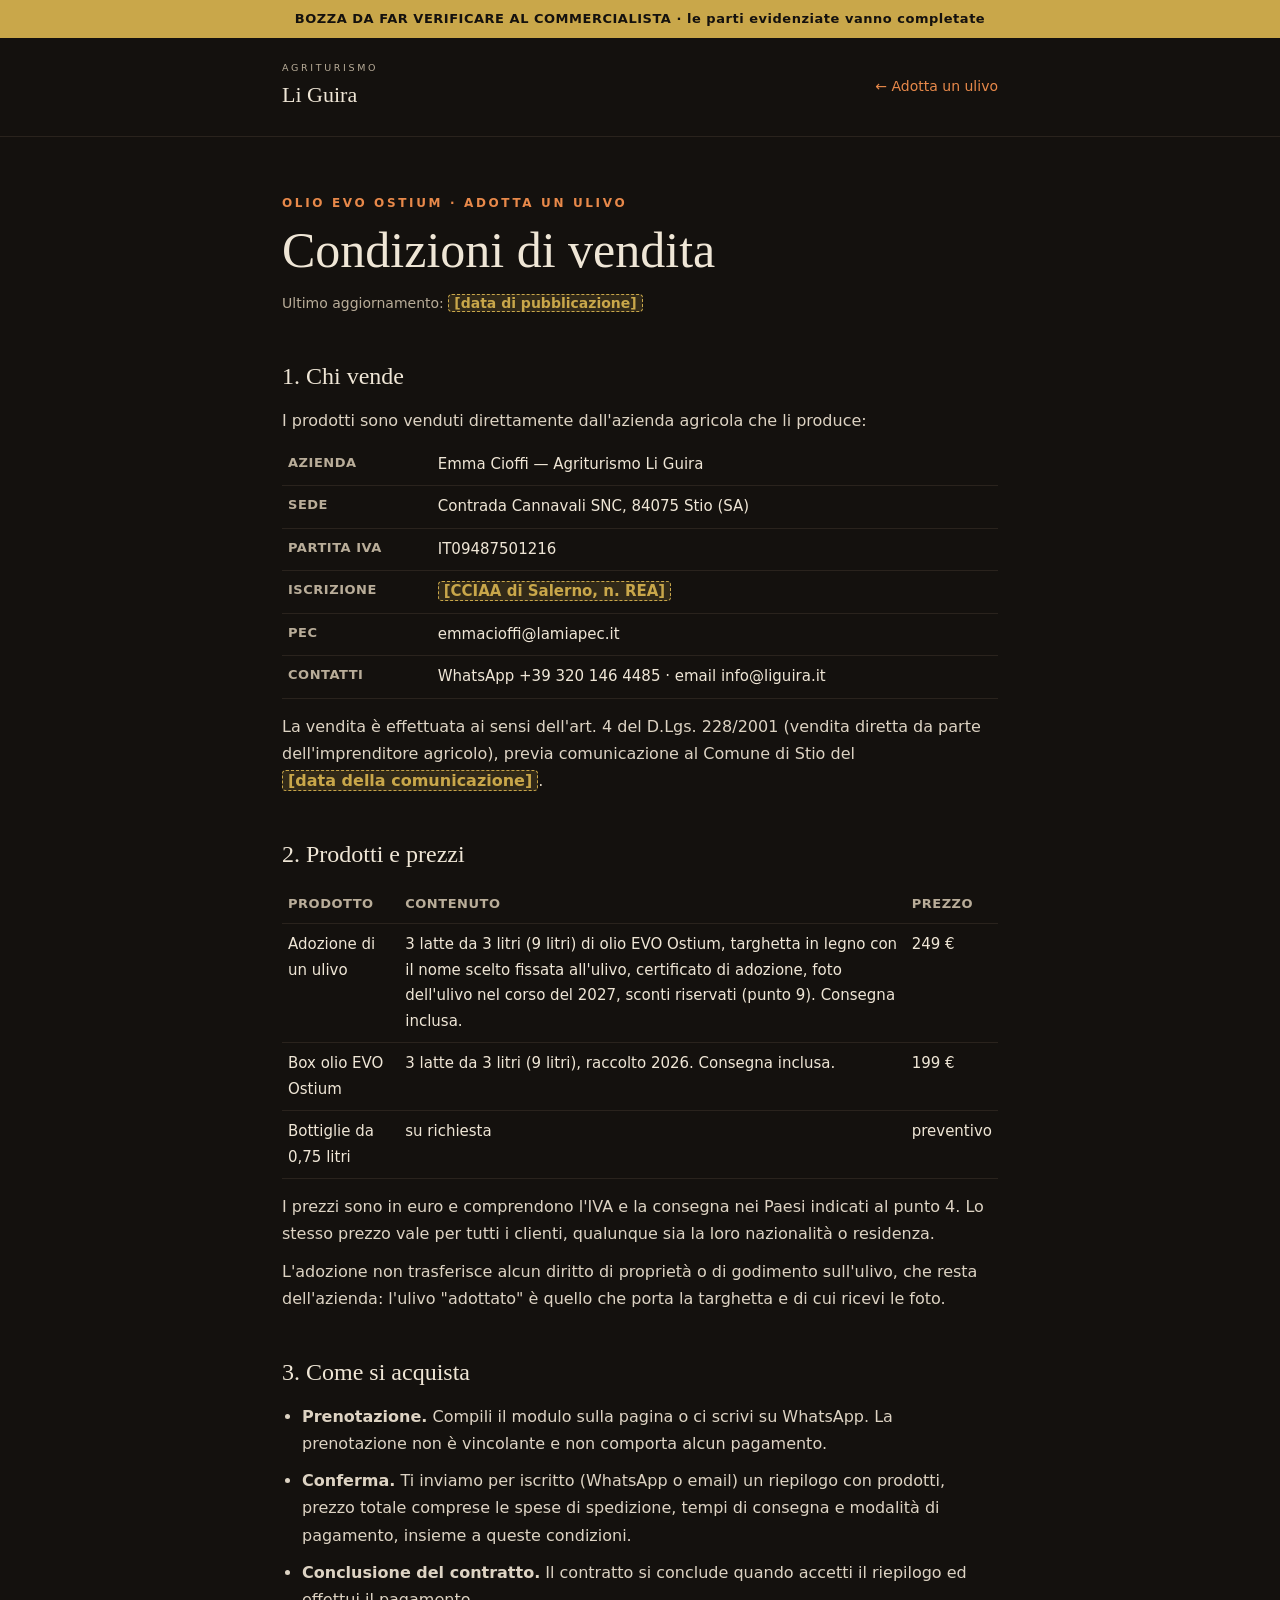
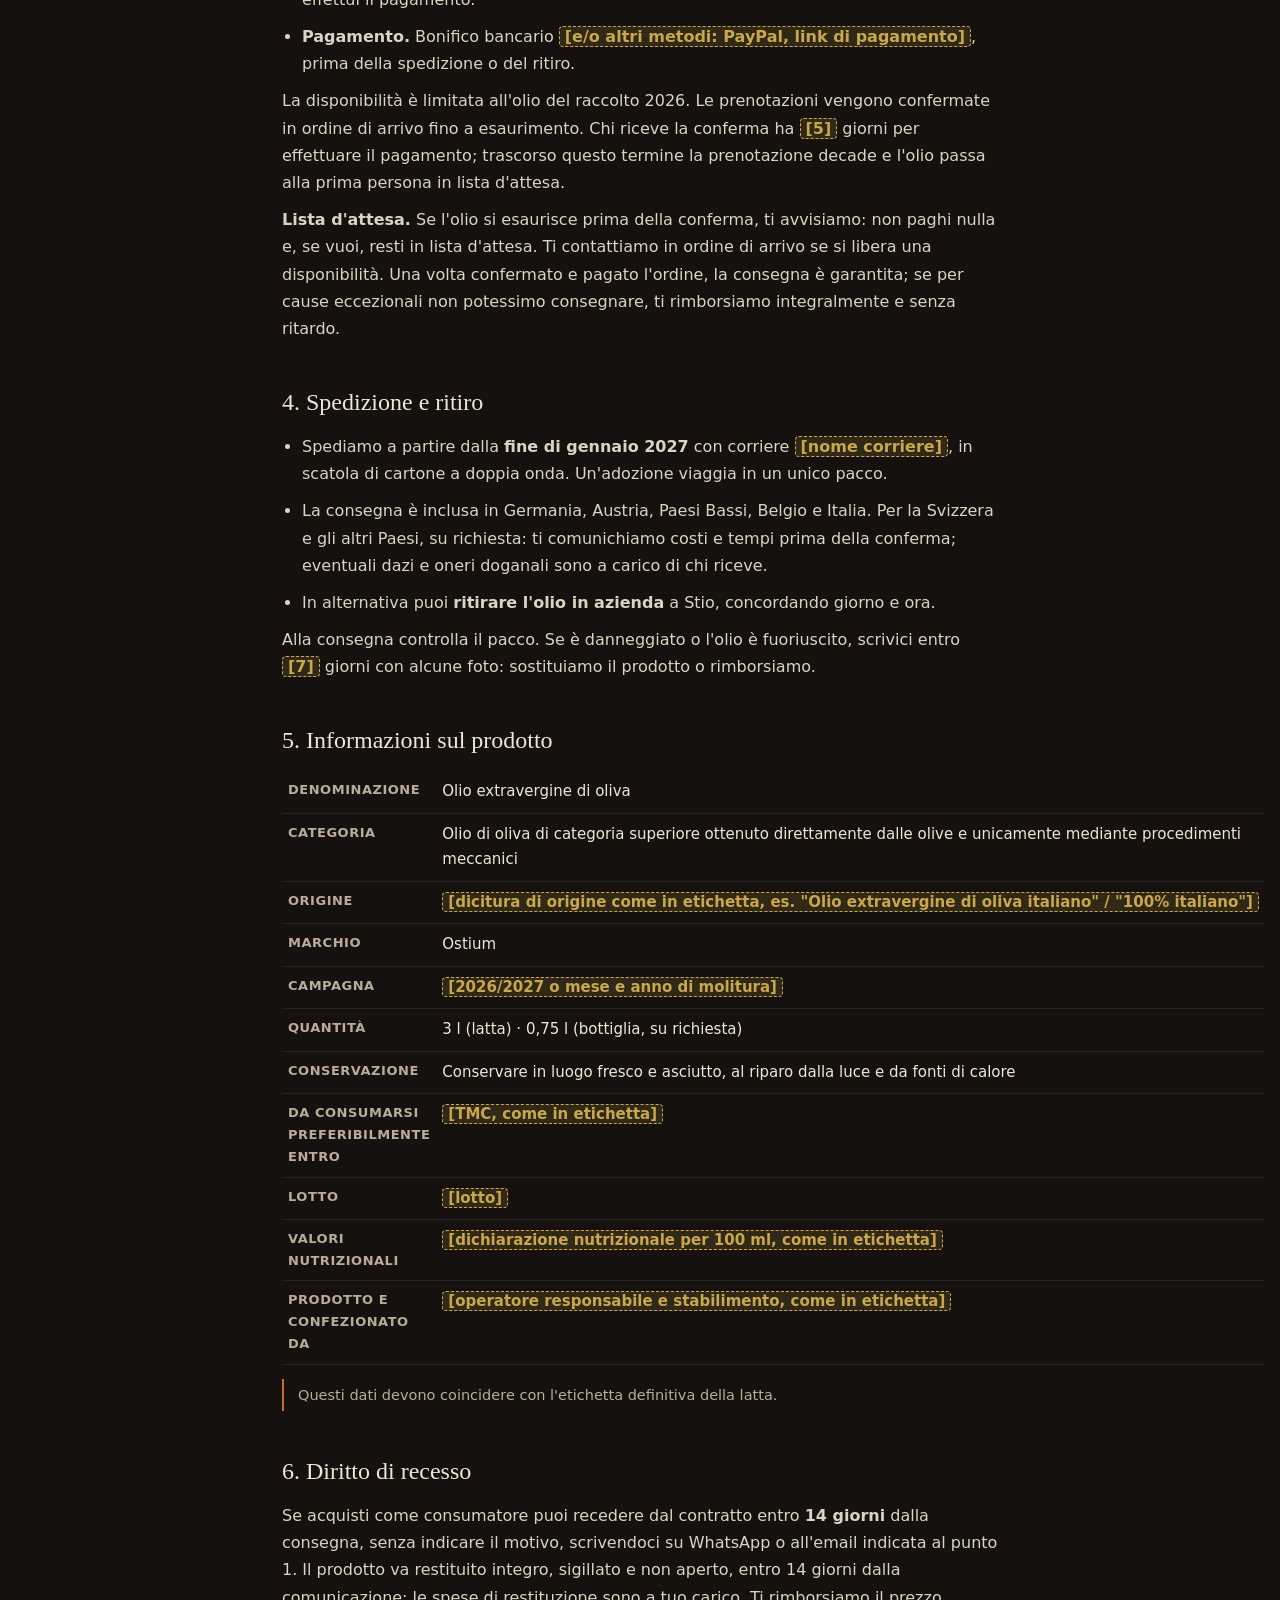
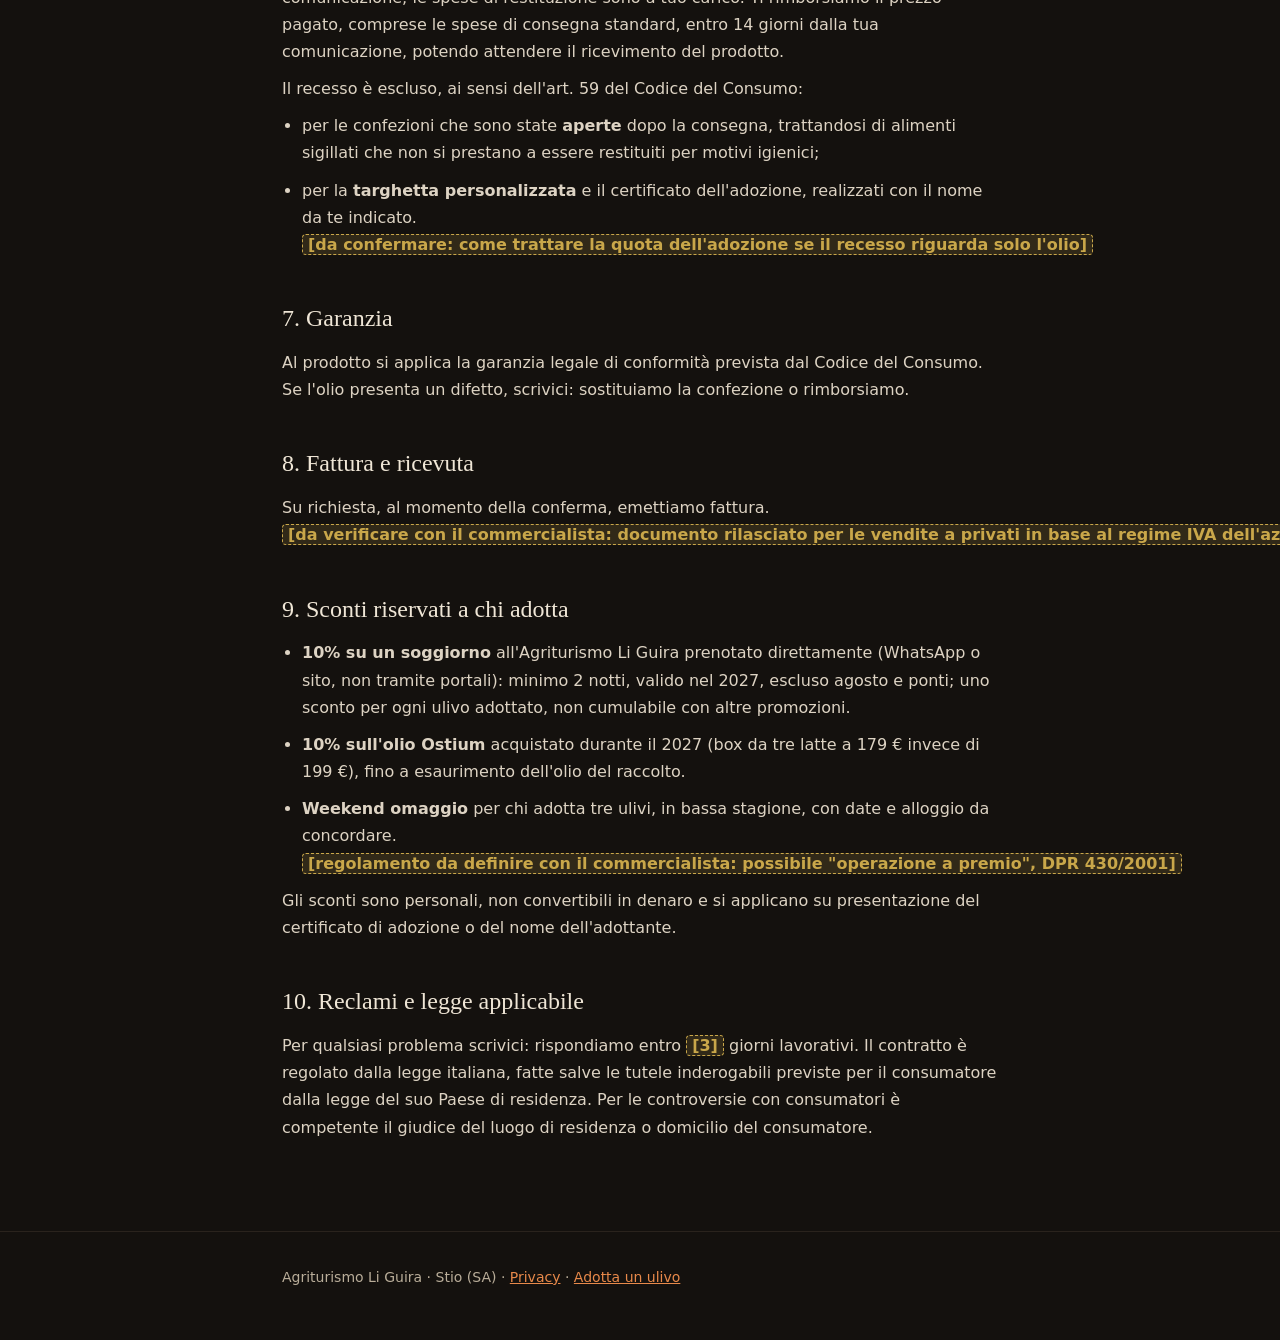
<file: adotta/condizioni.html>
<!DOCTYPE html>
<html lang="it">
<head>
<meta charset="utf-8">
<meta name="viewport" content="width=device-width, initial-scale=1">
<title>Condizioni di vendita — Agriturismo Li Guira</title>
<link rel="stylesheet" href="legal.css">
</head>
<body>
<div class="draft">BOZZA DA FAR VERIFICARE AL COMMERCIALISTA · le parti evidenziate vanno completate</div>
<header><div class="wrap"><a class="logo" href="./"><small>Agriturismo</small>Li Guira</a><a class="back" href="./">← Adotta un ulivo</a></div></header>
<main><div class="wrap">
<div class="eyebrow">Olio EVO Ostium · Adotta un ulivo</div>
<h1>Condizioni di vendita</h1>
<p class="updated">Ultimo aggiornamento: <span class="todo">[data di pubblicazione]</span></p>

<h2>1. Chi vende</h2>
<p>I prodotti sono venduti direttamente dall'azienda agricola che li produce:</p>
<table>
<tr><th>Azienda</th><td>Emma Cioffi — Agriturismo Li Guira</td></tr>
<tr><th>Sede</th><td>Contrada Cannavali SNC, 84075 Stio (SA)</td></tr>
<tr><th>Partita IVA</th><td>IT09487501216</td></tr>
<tr><th>Iscrizione</th><td><span class="todo">[CCIAA di Salerno, n. REA]</span></td></tr>
<tr><th>PEC</th><td>emmacioffi@lamiapec.it</td></tr>
<tr><th>Contatti</th><td>WhatsApp +39 320 146 4485 · email info@liguira.it</td></tr>
</table>
<p>La vendita è effettuata ai sensi dell'art. 4 del D.Lgs. 228/2001 (vendita diretta da parte dell'imprenditore agricolo), previa comunicazione al Comune di Stio del <span class="todo">[data della comunicazione]</span>.</p>

<h2>2. Prodotti e prezzi</h2>
<table>
<tr><th>Prodotto</th><th>Contenuto</th><th>Prezzo</th></tr>
<tr><td>Adozione di un ulivo</td><td>3 latte da 3 litri (9 litri) di olio EVO Ostium, targhetta in legno con il nome scelto fissata all'ulivo, certificato di adozione, foto dell'ulivo nel corso del 2027, sconti riservati (punto 9). Consegna inclusa.</td><td>249 €</td></tr>
<tr><td>Box olio EVO Ostium</td><td>3 latte da 3 litri (9 litri), raccolto 2026. Consegna inclusa.</td><td>199 €</td></tr>
<tr><td>Bottiglie da 0,75 litri</td><td>su richiesta</td><td>preventivo</td></tr>
</table>
<p>I prezzi sono in euro e comprendono l'IVA e la consegna nei Paesi indicati al punto 4. Lo stesso prezzo vale per tutti i clienti, qualunque sia la loro nazionalità o residenza.</p>
<p>L'adozione non trasferisce alcun diritto di proprietà o di godimento sull'ulivo, che resta dell'azienda: l'ulivo "adottato" è quello che porta la targhetta e di cui ricevi le foto.</p>

<h2>3. Come si acquista</h2>
<ul>
<li><strong>Prenotazione.</strong> Compili il modulo sulla pagina o ci scrivi su WhatsApp. La prenotazione non è vincolante e non comporta alcun pagamento.</li>
<li><strong>Conferma.</strong> Ti inviamo per iscritto (WhatsApp o email) un riepilogo con prodotti, prezzo totale comprese le spese di spedizione, tempi di consegna e modalità di pagamento, insieme a queste condizioni.</li>
<li><strong>Conclusione del contratto.</strong> Il contratto si conclude quando accetti il riepilogo ed effettui il pagamento.</li>
<li><strong>Pagamento.</strong> Bonifico bancario <span class="todo">[e/o altri metodi: PayPal, link di pagamento]</span>, prima della spedizione o del ritiro.</li>
</ul>
<p>La disponibilità è limitata all'olio del raccolto 2026. Le prenotazioni vengono confermate in ordine di arrivo fino a esaurimento. Chi riceve la conferma ha <span class="todo">[5]</span> giorni per effettuare il pagamento; trascorso questo termine la prenotazione decade e l'olio passa alla prima persona in lista d'attesa.</p>
<p><strong>Lista d'attesa.</strong> Se l'olio si esaurisce prima della conferma, ti avvisiamo: non paghi nulla e, se vuoi, resti in lista d'attesa. Ti contattiamo in ordine di arrivo se si libera una disponibilità. Una volta confermato e pagato l'ordine, la consegna è garantita; se per cause eccezionali non potessimo consegnare, ti rimborsiamo integralmente e senza ritardo.</p>

<h2>4. Spedizione e ritiro</h2>
<ul>
<li>Spediamo a partire dalla <strong>fine di gennaio 2027</strong> con corriere <span class="todo">[nome corriere]</span>, in scatola di cartone a doppia onda. Un'adozione viaggia in un unico pacco.</li>
<li>La consegna è inclusa in Germania, Austria, Paesi Bassi, Belgio e Italia. Per la Svizzera e gli altri Paesi, su richiesta: ti comunichiamo costi e tempi prima della conferma; eventuali dazi e oneri doganali sono a carico di chi riceve.</li>
<li>In alternativa puoi <strong>ritirare l'olio in azienda</strong> a Stio, concordando giorno e ora.</li>
</ul>
<p>Alla consegna controlla il pacco. Se è danneggiato o l'olio è fuoriuscito, scrivici entro <span class="todo">[7]</span> giorni con alcune foto: sostituiamo il prodotto o rimborsiamo.</p>

<h2>5. Informazioni sul prodotto</h2>
<table>
<tr><th>Denominazione</th><td>Olio extravergine di oliva</td></tr>
<tr><th>Categoria</th><td>Olio di oliva di categoria superiore ottenuto direttamente dalle olive e unicamente mediante procedimenti meccanici</td></tr>
<tr><th>Origine</th><td><span class="todo">[dicitura di origine come in etichetta, es. "Olio extravergine di oliva italiano" / "100% italiano"]</span></td></tr>
<tr><th>Marchio</th><td>Ostium</td></tr>
<tr><th>Campagna</th><td><span class="todo">[2026/2027 o mese e anno di molitura]</span></td></tr>
<tr><th>Quantità</th><td>3 l (latta) · 0,75 l (bottiglia, su richiesta)</td></tr>
<tr><th>Conservazione</th><td>Conservare in luogo fresco e asciutto, al riparo dalla luce e da fonti di calore</td></tr>
<tr><th>Da consumarsi preferibilmente entro</th><td><span class="todo">[TMC, come in etichetta]</span></td></tr>
<tr><th>Lotto</th><td><span class="todo">[lotto]</span></td></tr>
<tr><th>Valori nutrizionali</th><td><span class="todo">[dichiarazione nutrizionale per 100 ml, come in etichetta]</span></td></tr>
<tr><th>Prodotto e confezionato da</th><td><span class="todo">[operatore responsabile e stabilimento, come in etichetta]</span></td></tr>
</table>
<p class="note">Questi dati devono coincidere con l'etichetta definitiva della latta.</p>

<h2>6. Diritto di recesso</h2>
<p>Se acquisti come consumatore puoi recedere dal contratto entro <strong>14 giorni</strong> dalla consegna, senza indicare il motivo, scrivendoci su WhatsApp o all'email indicata al punto 1. Il prodotto va restituito integro, sigillato e non aperto, entro 14 giorni dalla comunicazione; le spese di restituzione sono a tuo carico. Ti rimborsiamo il prezzo pagato, comprese le spese di consegna standard, entro 14 giorni dalla tua comunicazione, potendo attendere il ricevimento del prodotto.</p>
<p>Il recesso è escluso, ai sensi dell'art. 59 del Codice del Consumo:</p>
<ul>
<li>per le confezioni che sono state <strong>aperte</strong> dopo la consegna, trattandosi di alimenti sigillati che non si prestano a essere restituiti per motivi igienici;</li>
<li>per la <strong>targhetta personalizzata</strong> e il certificato dell'adozione, realizzati con il nome da te indicato. <span class="todo">[da confermare: come trattare la quota dell'adozione se il recesso riguarda solo l'olio]</span></li>
</ul>

<h2>7. Garanzia</h2>
<p>Al prodotto si applica la garanzia legale di conformità prevista dal Codice del Consumo. Se l'olio presenta un difetto, scrivici: sostituiamo la confezione o rimborsiamo.</p>

<h2>8. Fattura e ricevuta</h2>
<p>Su richiesta, al momento della conferma, emettiamo fattura. <span class="todo">[da verificare con il commercialista: documento rilasciato per le vendite a privati in base al regime IVA dell'azienda]</span></p>

<h2>9. Sconti riservati a chi adotta</h2>
<ul>
<li><strong>10% su un soggiorno</strong> all'Agriturismo Li Guira prenotato direttamente (WhatsApp o sito, non tramite portali): minimo 2 notti, valido nel 2027, escluso agosto e ponti; uno sconto per ogni ulivo adottato, non cumulabile con altre promozioni.</li>
<li><strong>10% sull'olio Ostium</strong> acquistato durante il 2027 (box da tre latte a 179 € invece di 199 €), fino a esaurimento dell'olio del raccolto.</li>
<li><strong>Weekend omaggio</strong> per chi adotta tre ulivi, in bassa stagione, con date e alloggio da concordare. <span class="todo">[regolamento da definire con il commercialista: possibile "operazione a premio", DPR 430/2001]</span></li>
</ul>
<p>Gli sconti sono personali, non convertibili in denaro e si applicano su presentazione del certificato di adozione o del nome dell'adottante.</p>

<h2>10. Reclami e legge applicabile</h2>
<p>Per qualsiasi problema scrivici: rispondiamo entro <span class="todo">[3]</span> giorni lavorativi. Il contratto è regolato dalla legge italiana, fatte salve le tutele inderogabili previste per il consumatore dalla legge del suo Paese di residenza. Per le controversie con consumatori è competente il giudice del luogo di residenza o domicilio del consumatore.</p>
</div></main>
<footer><div class="wrap">Agriturismo Li Guira · Stio (SA) · <a href="privacy.html">Privacy</a> · <a href="./">Adotta un ulivo</a></div></footer>
</body>
</html>
</file>
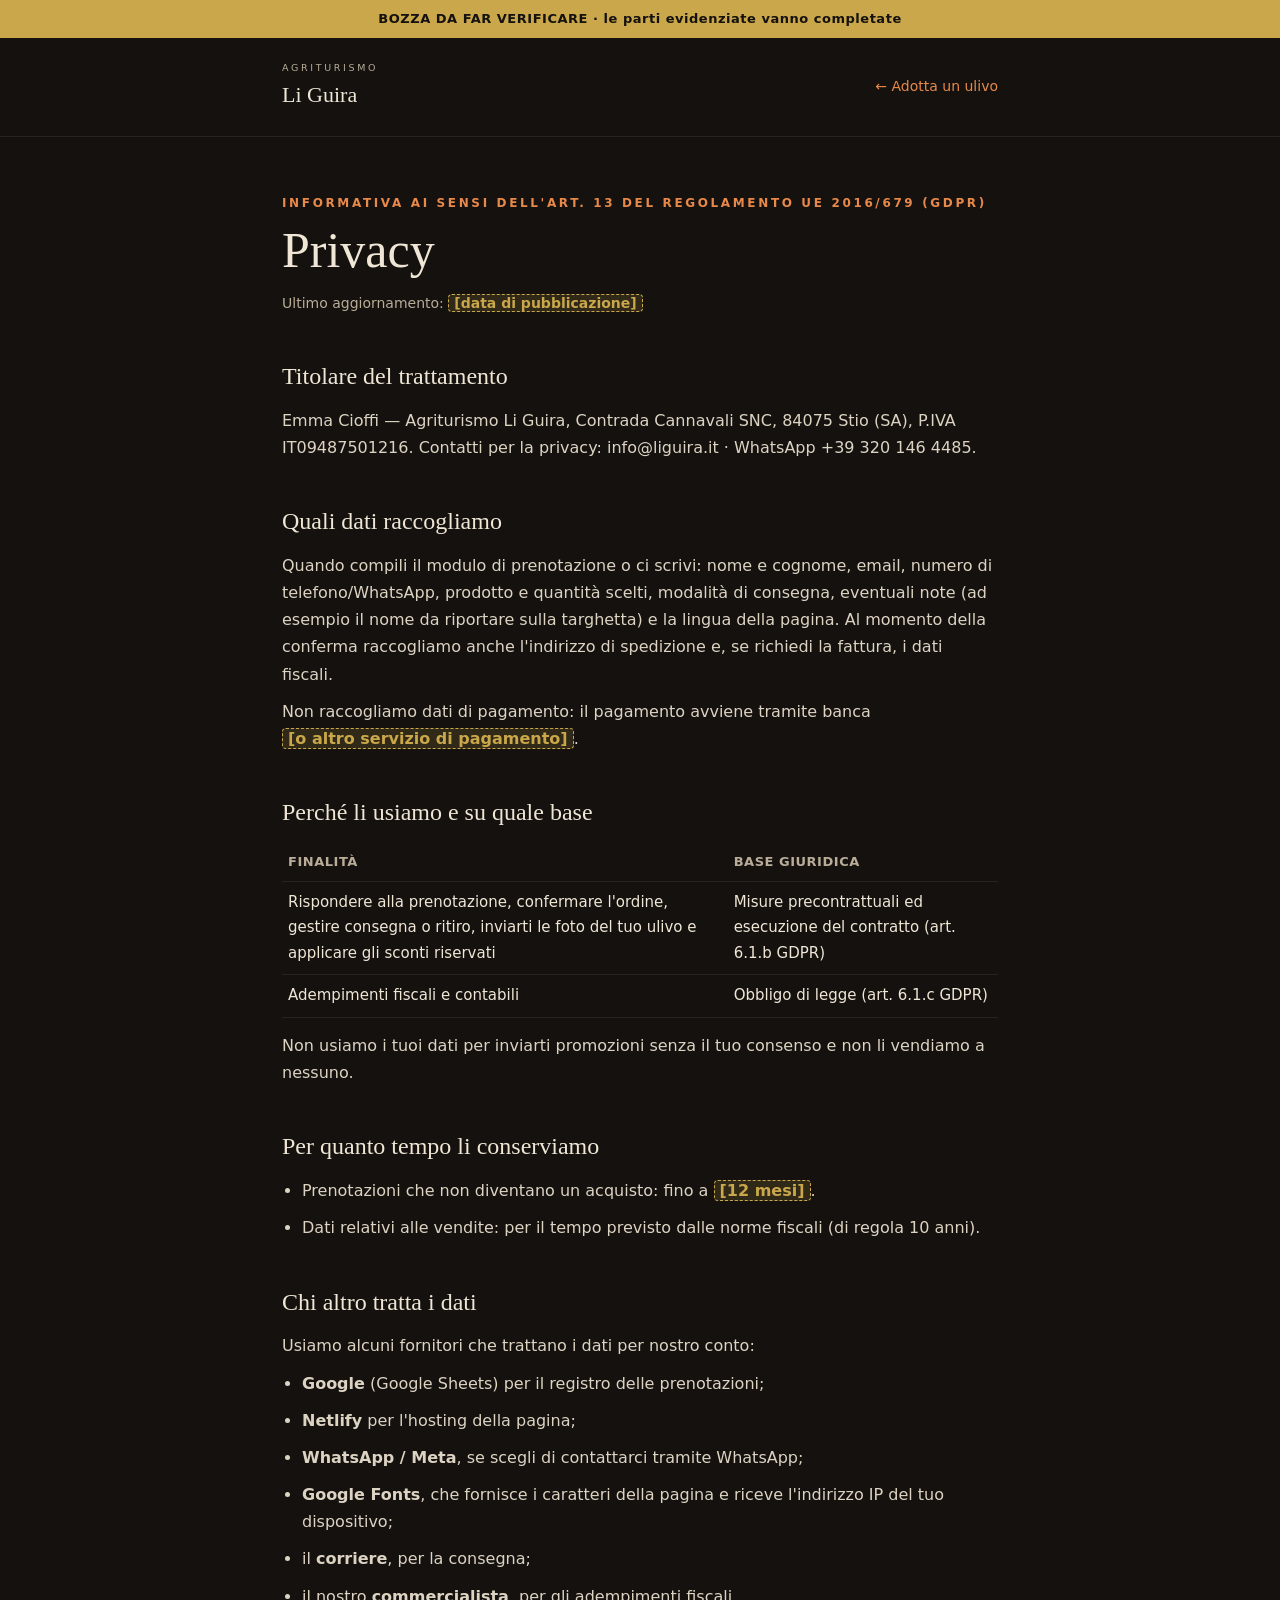
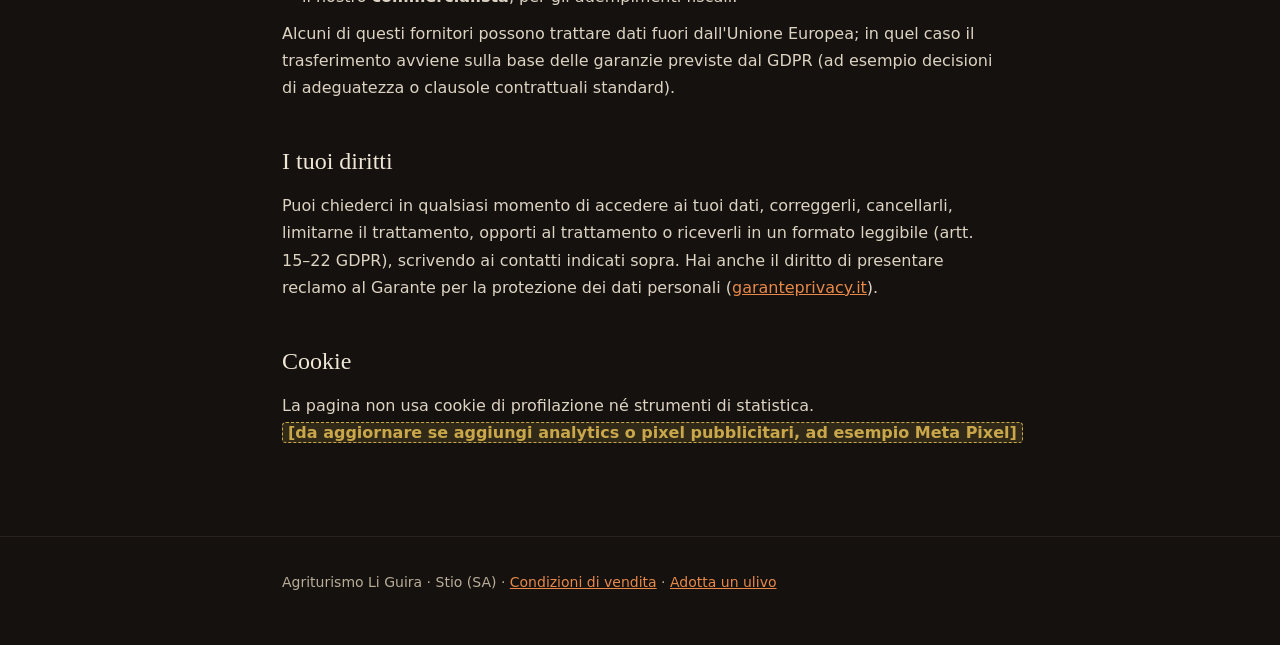
<file: adotta/privacy.html>
<!DOCTYPE html>
<html lang="it">
<head>
<meta charset="utf-8">
<meta name="viewport" content="width=device-width, initial-scale=1">
<title>Privacy — Agriturismo Li Guira</title>
<link rel="stylesheet" href="legal.css">
</head>
<body>
<div class="draft">BOZZA DA FAR VERIFICARE · le parti evidenziate vanno completate</div>
<header><div class="wrap"><a class="logo" href="./"><small>Agriturismo</small>Li Guira</a><a class="back" href="./">← Adotta un ulivo</a></div></header>
<main><div class="wrap">
<div class="eyebrow">Informativa ai sensi dell'art. 13 del Regolamento UE 2016/679 (GDPR)</div>
<h1>Privacy</h1>
<p class="updated">Ultimo aggiornamento: <span class="todo">[data di pubblicazione]</span></p>

<h2>Titolare del trattamento</h2>
<p>Emma Cioffi — Agriturismo Li Guira, Contrada Cannavali SNC, 84075 Stio (SA), P.IVA IT09487501216. Contatti per la privacy: info@liguira.it · WhatsApp +39 320 146 4485.</p>

<h2>Quali dati raccogliamo</h2>
<p>Quando compili il modulo di prenotazione o ci scrivi: nome e cognome, email, numero di telefono/WhatsApp, prodotto e quantità scelti, modalità di consegna, eventuali note (ad esempio il nome da riportare sulla targhetta) e la lingua della pagina. Al momento della conferma raccogliamo anche l'indirizzo di spedizione e, se richiedi la fattura, i dati fiscali.</p>
<p>Non raccogliamo dati di pagamento: il pagamento avviene tramite banca <span class="todo">[o altro servizio di pagamento]</span>.</p>

<h2>Perché li usiamo e su quale base</h2>
<table>
<tr><th>Finalità</th><th>Base giuridica</th></tr>
<tr><td>Rispondere alla prenotazione, confermare l'ordine, gestire consegna o ritiro, inviarti le foto del tuo ulivo e applicare gli sconti riservati</td><td>Misure precontrattuali ed esecuzione del contratto (art. 6.1.b GDPR)</td></tr>
<tr><td>Adempimenti fiscali e contabili</td><td>Obbligo di legge (art. 6.1.c GDPR)</td></tr>
</table>
<p>Non usiamo i tuoi dati per inviarti promozioni senza il tuo consenso e non li vendiamo a nessuno.</p>

<h2>Per quanto tempo li conserviamo</h2>
<ul>
<li>Prenotazioni che non diventano un acquisto: fino a <span class="todo">[12 mesi]</span>.</li>
<li>Dati relativi alle vendite: per il tempo previsto dalle norme fiscali (di regola 10 anni).</li>
</ul>

<h2>Chi altro tratta i dati</h2>
<p>Usiamo alcuni fornitori che trattano i dati per nostro conto:</p>
<ul>
<li><strong>Google</strong> (Google Sheets) per il registro delle prenotazioni;</li>
<li><strong>Netlify</strong> per l'hosting della pagina;</li>
<li><strong>WhatsApp / Meta</strong>, se scegli di contattarci tramite WhatsApp;</li>
<li><strong>Google Fonts</strong>, che fornisce i caratteri della pagina e riceve l'indirizzo IP del tuo dispositivo;</li>
<li>il <strong>corriere</strong>, per la consegna;</li>
<li>il nostro <strong>commercialista</strong>, per gli adempimenti fiscali.</li>
</ul>
<p>Alcuni di questi fornitori possono trattare dati fuori dall'Unione Europea; in quel caso il trasferimento avviene sulla base delle garanzie previste dal GDPR (ad esempio decisioni di adeguatezza o clausole contrattuali standard).</p>

<h2>I tuoi diritti</h2>
<p>Puoi chiederci in qualsiasi momento di accedere ai tuoi dati, correggerli, cancellarli, limitarne il trattamento, opporti al trattamento o riceverli in un formato leggibile (artt. 15–22 GDPR), scrivendo ai contatti indicati sopra. Hai anche il diritto di presentare reclamo al Garante per la protezione dei dati personali (<a href="https://www.garanteprivacy.it">garanteprivacy.it</a>).</p>

<h2>Cookie</h2>
<p>La pagina non usa cookie di profilazione né strumenti di statistica. <span class="todo">[da aggiornare se aggiungi analytics o pixel pubblicitari, ad esempio Meta Pixel]</span></p>
</div></main>
<footer><div class="wrap">Agriturismo Li Guira · Stio (SA) · <a href="condizioni.html">Condizioni di vendita</a> · <a href="./">Adotta un ulivo</a></div></footer>
</body>
</html>
</file>
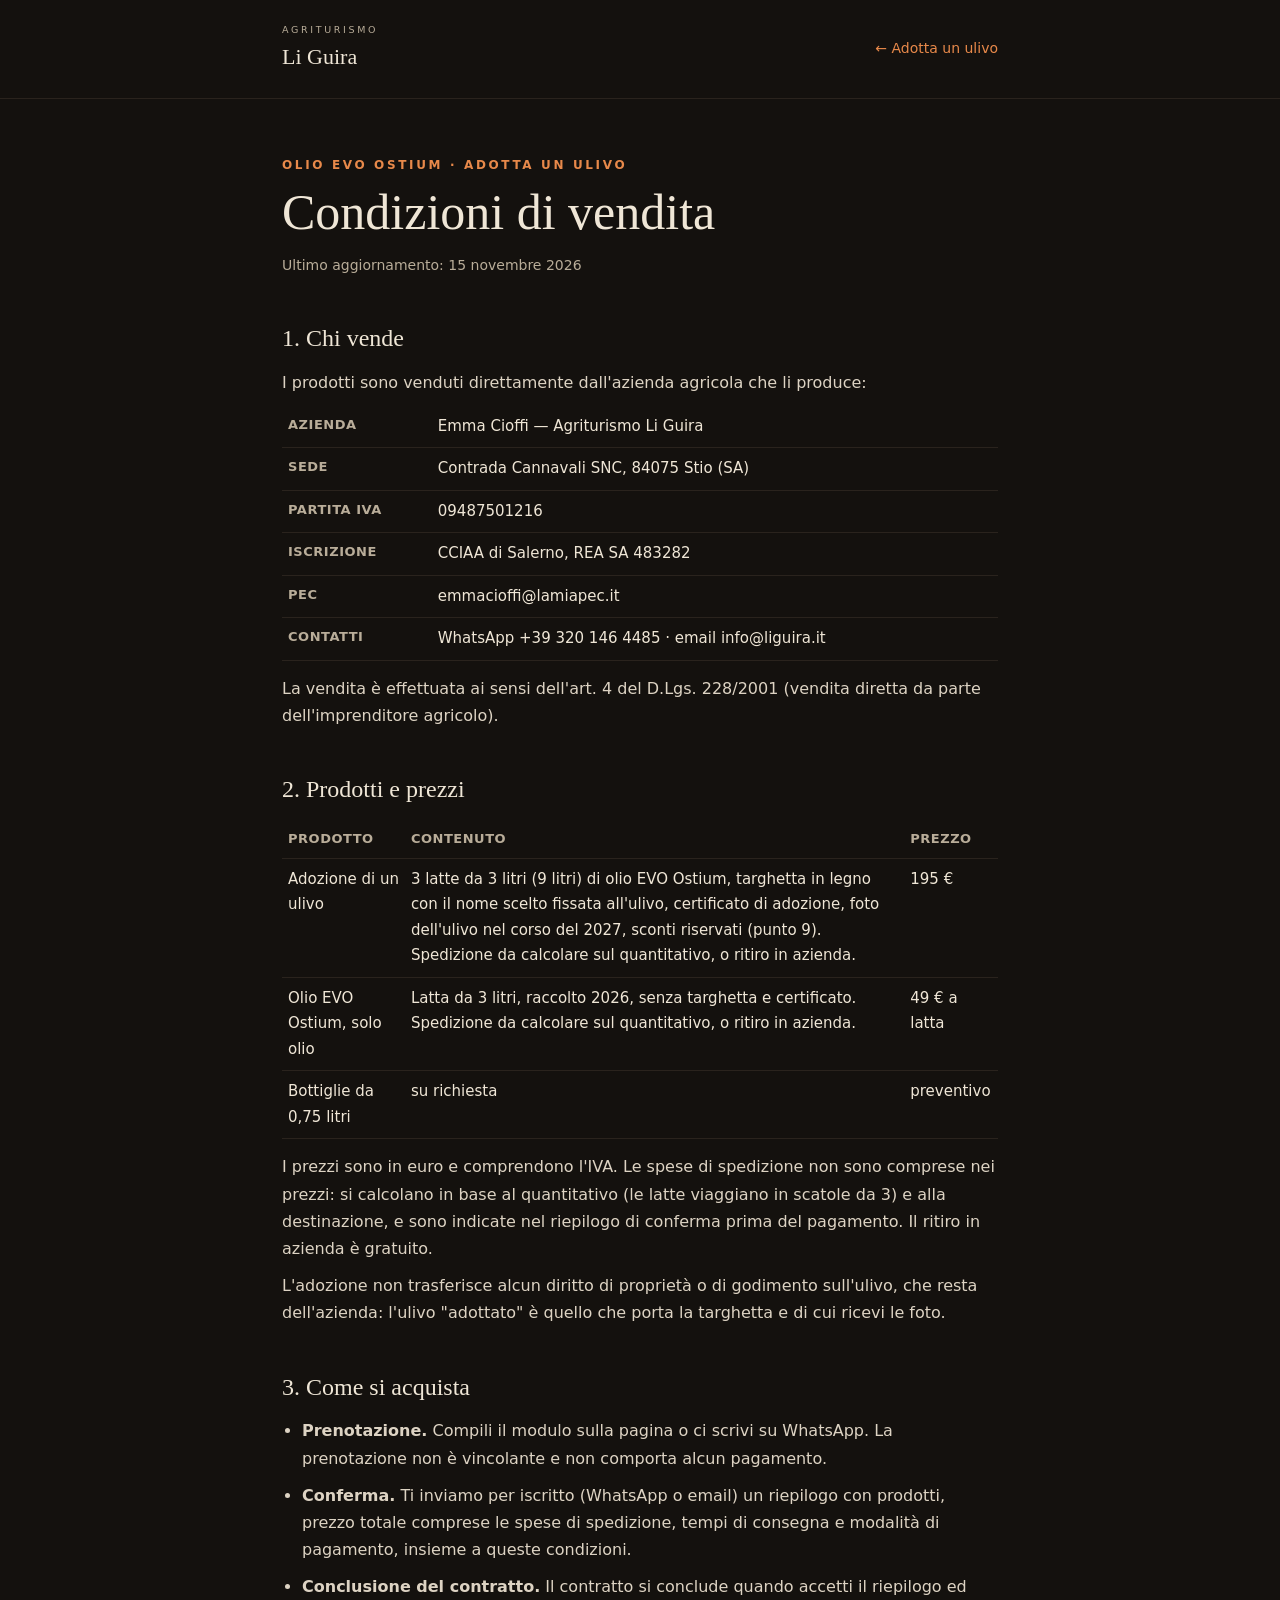
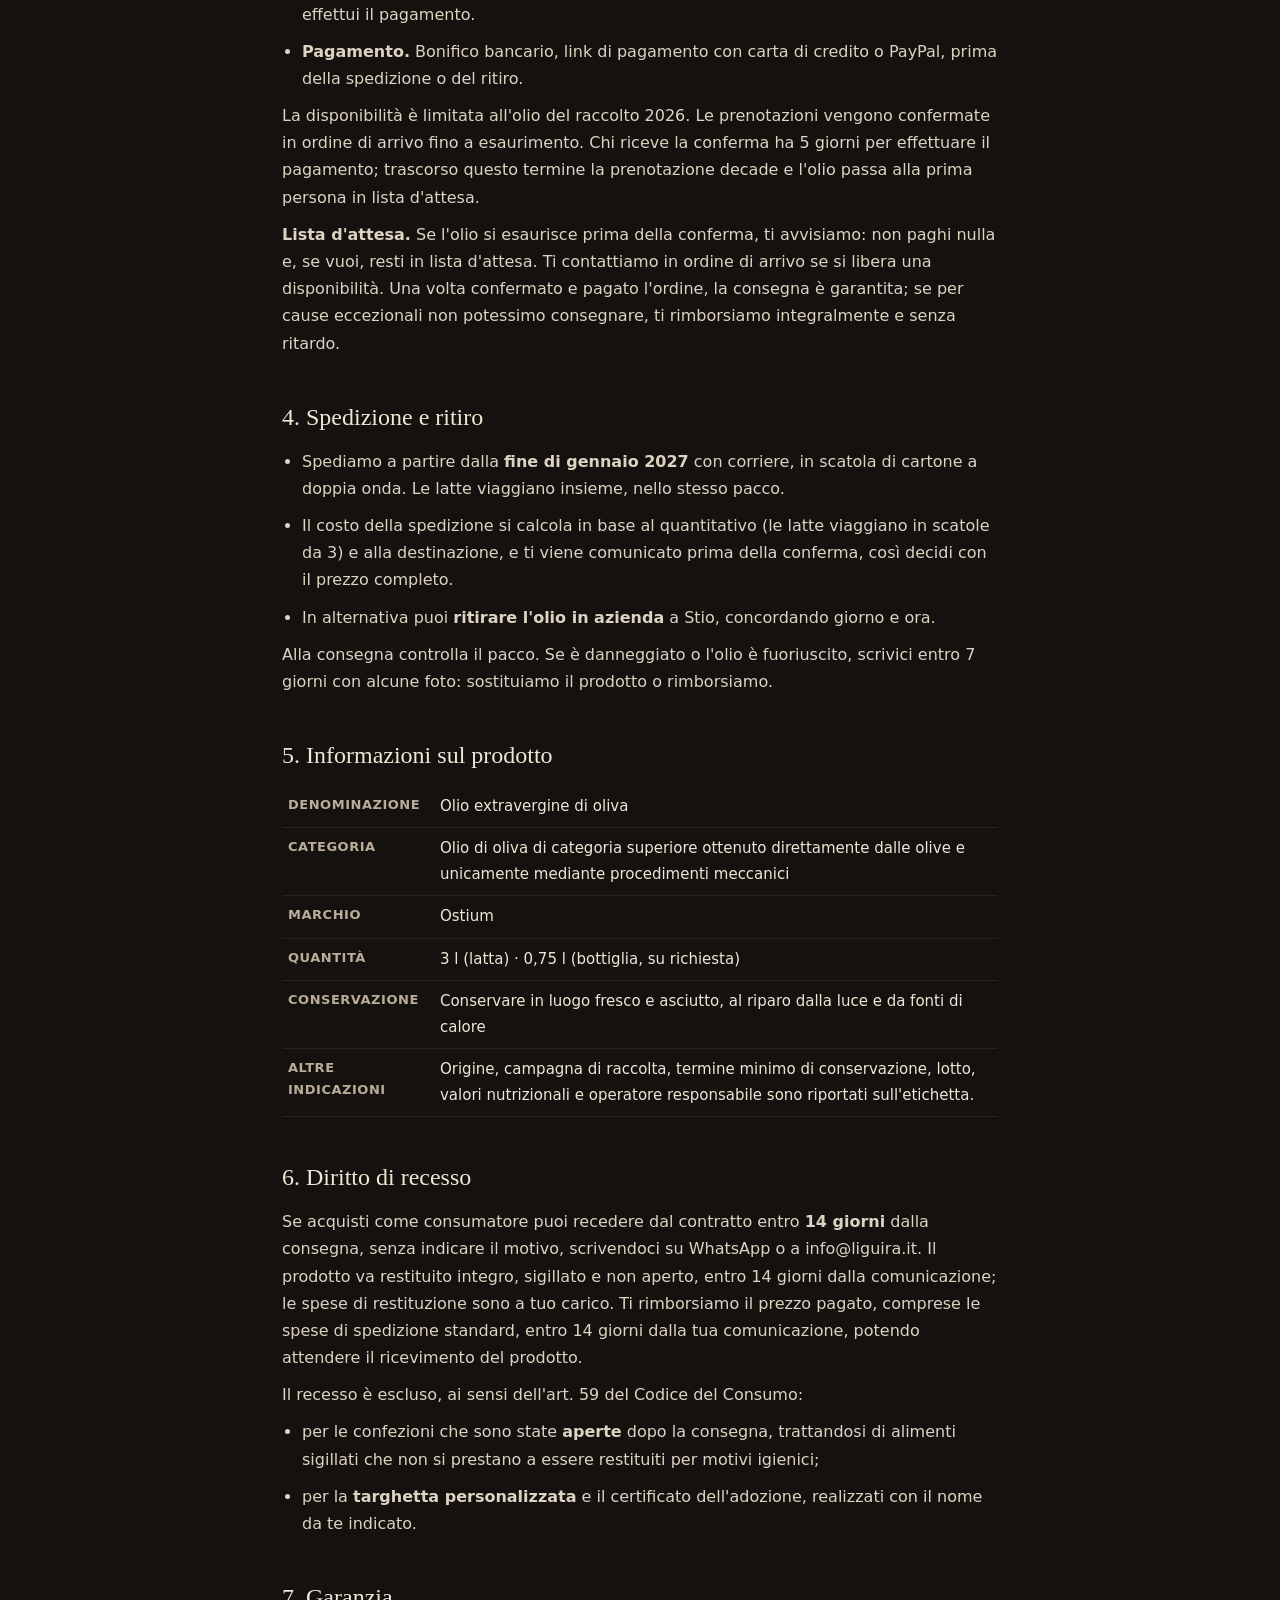
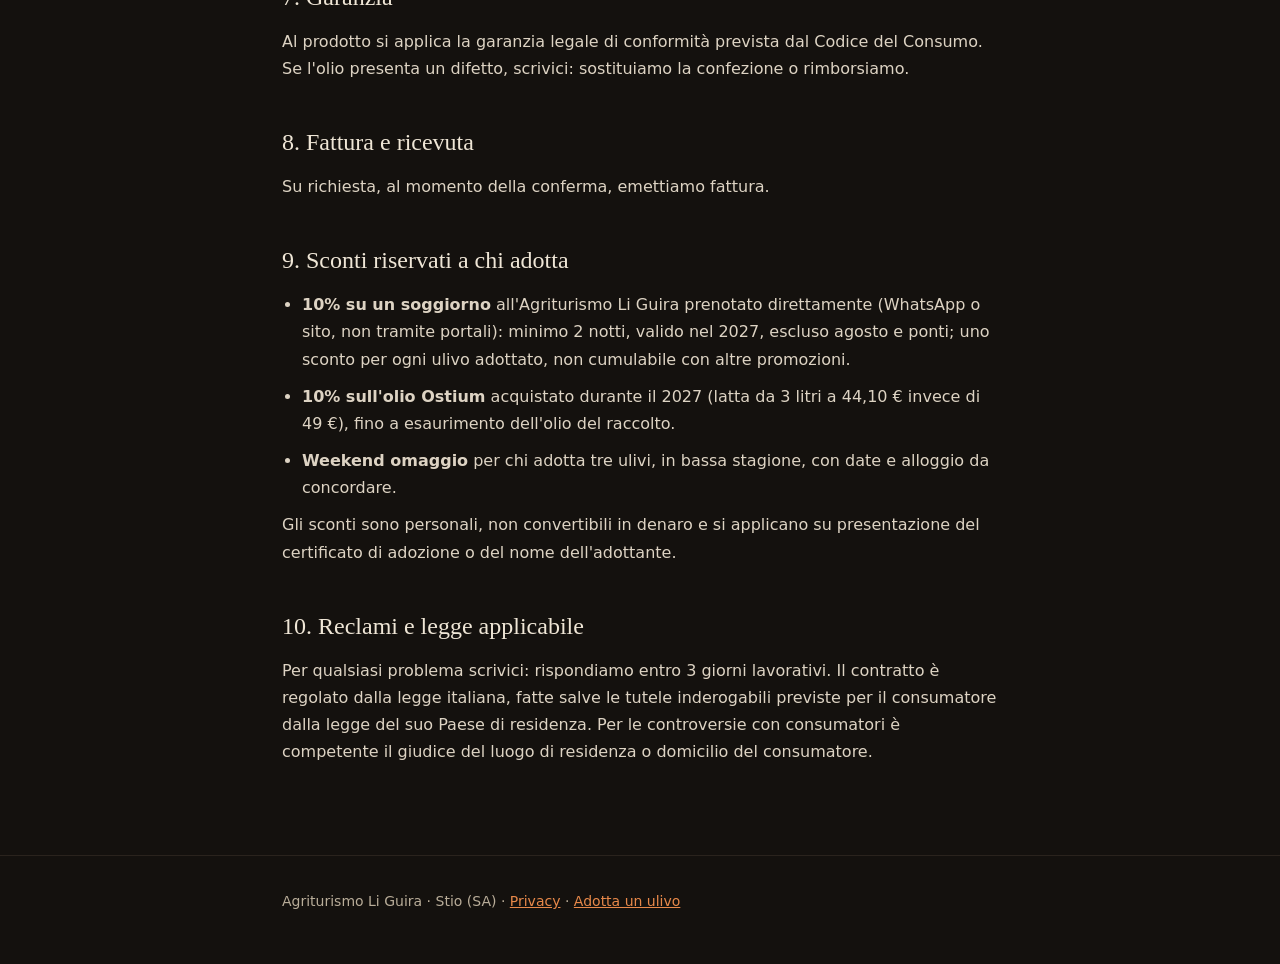
<file: adotta/it/condizioni.html>
<!DOCTYPE html>
<html lang="it">
<head>
<meta charset="utf-8">
<meta name="viewport" content="width=device-width, initial-scale=1">
<title>Condizioni di vendita — Agriturismo Li Guira</title>
<link rel="stylesheet" href="legal.css">
</head>
<body>
<header><div class="wrap"><a class="logo" href="./"><small>Agriturismo</small>Li Guira</a><a class="back" href="./">← Adotta un ulivo</a></div></header>
<main><div class="wrap">
<div class="eyebrow">Olio EVO Ostium · Adotta un ulivo</div>
<h1>Condizioni di vendita</h1>
<p class="updated">Ultimo aggiornamento: 15 novembre 2026</p>

<h2>1. Chi vende</h2>
<p>I prodotti sono venduti direttamente dall'azienda agricola che li produce:</p>
<table>
<tr><th>Azienda</th><td>Emma Cioffi — Agriturismo Li Guira</td></tr>
<tr><th>Sede</th><td>Contrada Cannavali SNC, 84075 Stio (SA)</td></tr>
<tr><th>Partita IVA</th><td>09487501216</td></tr>
<tr><th>Iscrizione</th><td>CCIAA di Salerno, REA SA 483282</td></tr>
<tr><th>PEC</th><td>emmacioffi@lamiapec.it</td></tr>
<tr><th>Contatti</th><td>WhatsApp +39 320 146 4485 · email info@liguira.it</td></tr>
</table>
<p>La vendita è effettuata ai sensi dell'art. 4 del D.Lgs. 228/2001 (vendita diretta da parte dell'imprenditore agricolo).</p>

<h2>2. Prodotti e prezzi</h2>
<table>
<tr><th>Prodotto</th><th>Contenuto</th><th>Prezzo</th></tr>
<tr><td>Adozione di un ulivo</td><td>3 latte da 3 litri (9 litri) di olio EVO Ostium, targhetta in legno con il nome scelto fissata all'ulivo, certificato di adozione, foto dell'ulivo nel corso del 2027, sconti riservati (punto 9). Spedizione da calcolare sul quantitativo, o ritiro in azienda.</td><td>195 €</td></tr>
<tr><td>Olio EVO Ostium, solo olio</td><td>Latta da 3 litri, raccolto 2026, senza targhetta e certificato. Spedizione da calcolare sul quantitativo, o ritiro in azienda.</td><td>49 € a latta</td></tr>
<tr><td>Bottiglie da 0,75 litri</td><td>su richiesta</td><td>preventivo</td></tr>
</table>
<p>I prezzi sono in euro e comprendono l'IVA. Le spese di spedizione non sono comprese nei prezzi: si calcolano in base al quantitativo (le latte viaggiano in scatole da 3) e alla destinazione, e sono indicate nel riepilogo di conferma prima del pagamento. Il ritiro in azienda è gratuito.</p>
<p>L'adozione non trasferisce alcun diritto di proprietà o di godimento sull'ulivo, che resta dell'azienda: l'ulivo "adottato" è quello che porta la targhetta e di cui ricevi le foto.</p>

<h2>3. Come si acquista</h2>
<ul>
<li><strong>Prenotazione.</strong> Compili il modulo sulla pagina o ci scrivi su WhatsApp. La prenotazione non è vincolante e non comporta alcun pagamento.</li>
<li><strong>Conferma.</strong> Ti inviamo per iscritto (WhatsApp o email) un riepilogo con prodotti, prezzo totale comprese le spese di spedizione, tempi di consegna e modalità di pagamento, insieme a queste condizioni.</li>
<li><strong>Conclusione del contratto.</strong> Il contratto si conclude quando accetti il riepilogo ed effettui il pagamento.</li>
<li><strong>Pagamento.</strong> Bonifico bancario, link di pagamento con carta di credito o PayPal, prima della spedizione o del ritiro.</li>
</ul>
<p>La disponibilità è limitata all'olio del raccolto 2026. Le prenotazioni vengono confermate in ordine di arrivo fino a esaurimento. Chi riceve la conferma ha 5 giorni per effettuare il pagamento; trascorso questo termine la prenotazione decade e l'olio passa alla prima persona in lista d'attesa.</p>
<p><strong>Lista d'attesa.</strong> Se l'olio si esaurisce prima della conferma, ti avvisiamo: non paghi nulla e, se vuoi, resti in lista d'attesa. Ti contattiamo in ordine di arrivo se si libera una disponibilità. Una volta confermato e pagato l'ordine, la consegna è garantita; se per cause eccezionali non potessimo consegnare, ti rimborsiamo integralmente e senza ritardo.</p>

<h2>4. Spedizione e ritiro</h2>
<ul>
<li>Spediamo a partire dalla <strong>fine di gennaio 2027</strong> con corriere, in scatola di cartone a doppia onda. Le latte viaggiano insieme, nello stesso pacco.</li>
<li>Il costo della spedizione si calcola in base al quantitativo (le latte viaggiano in scatole da 3) e alla destinazione, e ti viene comunicato prima della conferma, così decidi con il prezzo completo.</li>
<li>In alternativa puoi <strong>ritirare l'olio in azienda</strong> a Stio, concordando giorno e ora.</li>
</ul>
<p>Alla consegna controlla il pacco. Se è danneggiato o l'olio è fuoriuscito, scrivici entro 7 giorni con alcune foto: sostituiamo il prodotto o rimborsiamo.</p>

<h2>5. Informazioni sul prodotto</h2>
<table>
<tr><th>Denominazione</th><td>Olio extravergine di oliva</td></tr>
<tr><th>Categoria</th><td>Olio di oliva di categoria superiore ottenuto direttamente dalle olive e unicamente mediante procedimenti meccanici</td></tr>
<tr><th>Marchio</th><td>Ostium</td></tr>
<tr><th>Quantità</th><td>3 l (latta) · 0,75 l (bottiglia, su richiesta)</td></tr>
<tr><th>Conservazione</th><td>Conservare in luogo fresco e asciutto, al riparo dalla luce e da fonti di calore</td></tr>
<tr><th>Altre indicazioni</th><td>Origine, campagna di raccolta, termine minimo di conservazione, lotto, valori nutrizionali e operatore responsabile sono riportati sull'etichetta.</td></tr>
</table>

<h2>6. Diritto di recesso</h2>
<p>Se acquisti come consumatore puoi recedere dal contratto entro <strong>14 giorni</strong> dalla consegna, senza indicare il motivo, scrivendoci su WhatsApp o a info@liguira.it. Il prodotto va restituito integro, sigillato e non aperto, entro 14 giorni dalla comunicazione; le spese di restituzione sono a tuo carico. Ti rimborsiamo il prezzo pagato, comprese le spese di spedizione standard, entro 14 giorni dalla tua comunicazione, potendo attendere il ricevimento del prodotto.</p>
<p>Il recesso è escluso, ai sensi dell'art. 59 del Codice del Consumo:</p>
<ul>
<li>per le confezioni che sono state <strong>aperte</strong> dopo la consegna, trattandosi di alimenti sigillati che non si prestano a essere restituiti per motivi igienici;</li>
<li>per la <strong>targhetta personalizzata</strong> e il certificato dell'adozione, realizzati con il nome da te indicato.</li>
</ul>

<h2>7. Garanzia</h2>
<p>Al prodotto si applica la garanzia legale di conformità prevista dal Codice del Consumo. Se l'olio presenta un difetto, scrivici: sostituiamo la confezione o rimborsiamo.</p>

<h2>8. Fattura e ricevuta</h2>
<p>Su richiesta, al momento della conferma, emettiamo fattura.</p>

<h2>9. Sconti riservati a chi adotta</h2>
<ul>
<li><strong>10% su un soggiorno</strong> all'Agriturismo Li Guira prenotato direttamente (WhatsApp o sito, non tramite portali): minimo 2 notti, valido nel 2027, escluso agosto e ponti; uno sconto per ogni ulivo adottato, non cumulabile con altre promozioni.</li>
<li><strong>10% sull'olio Ostium</strong> acquistato durante il 2027 (latta da 3 litri a 44,10 € invece di 49 €), fino a esaurimento dell'olio del raccolto.</li>
<li><strong>Weekend omaggio</strong> per chi adotta tre ulivi, in bassa stagione, con date e alloggio da concordare.</li>
</ul>
<p>Gli sconti sono personali, non convertibili in denaro e si applicano su presentazione del certificato di adozione o del nome dell'adottante.</p>

<h2>10. Reclami e legge applicabile</h2>
<p>Per qualsiasi problema scrivici: rispondiamo entro 3 giorni lavorativi. Il contratto è regolato dalla legge italiana, fatte salve le tutele inderogabili previste per il consumatore dalla legge del suo Paese di residenza. Per le controversie con consumatori è competente il giudice del luogo di residenza o domicilio del consumatore.</p>
</div></main>
<footer><div class="wrap">Agriturismo Li Guira · Stio (SA) · <a href="privacy.html">Privacy</a> · <a href="./">Adotta un ulivo</a></div></footer>
</body>
</html>
</file>
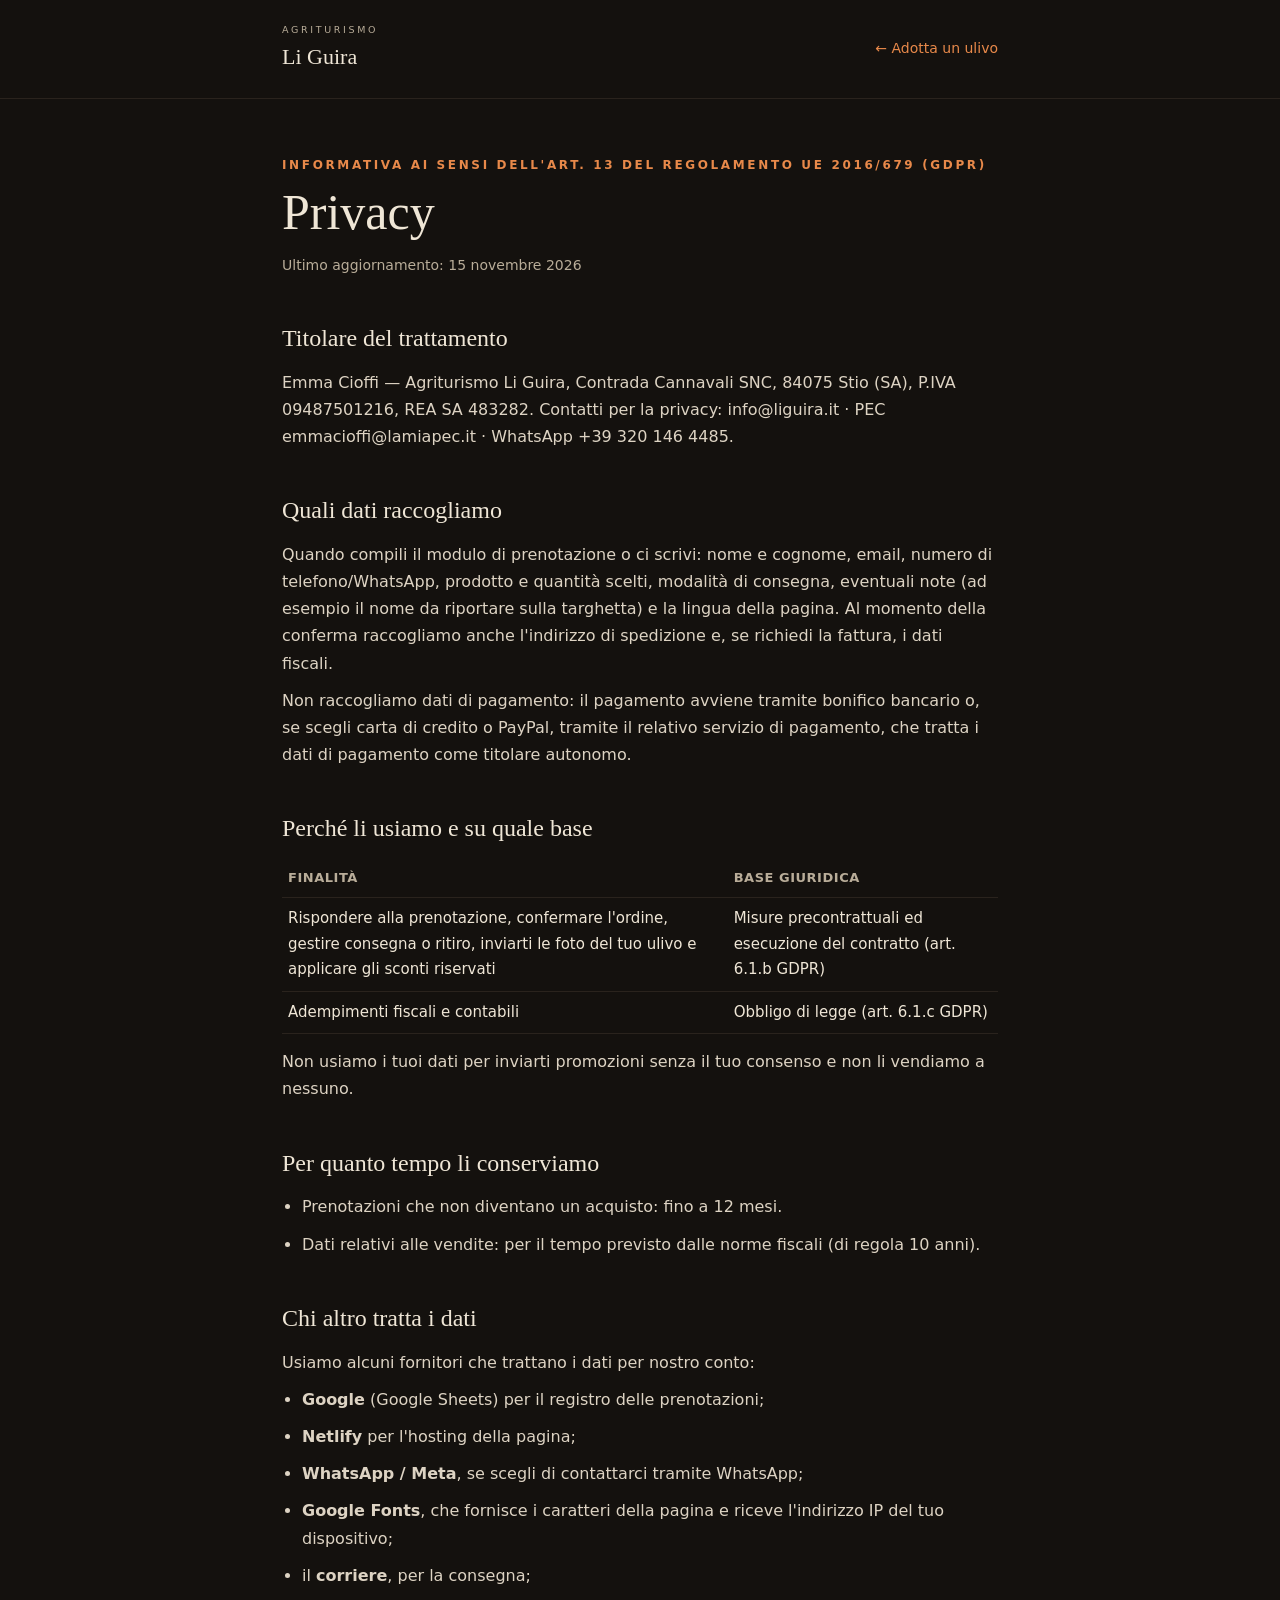
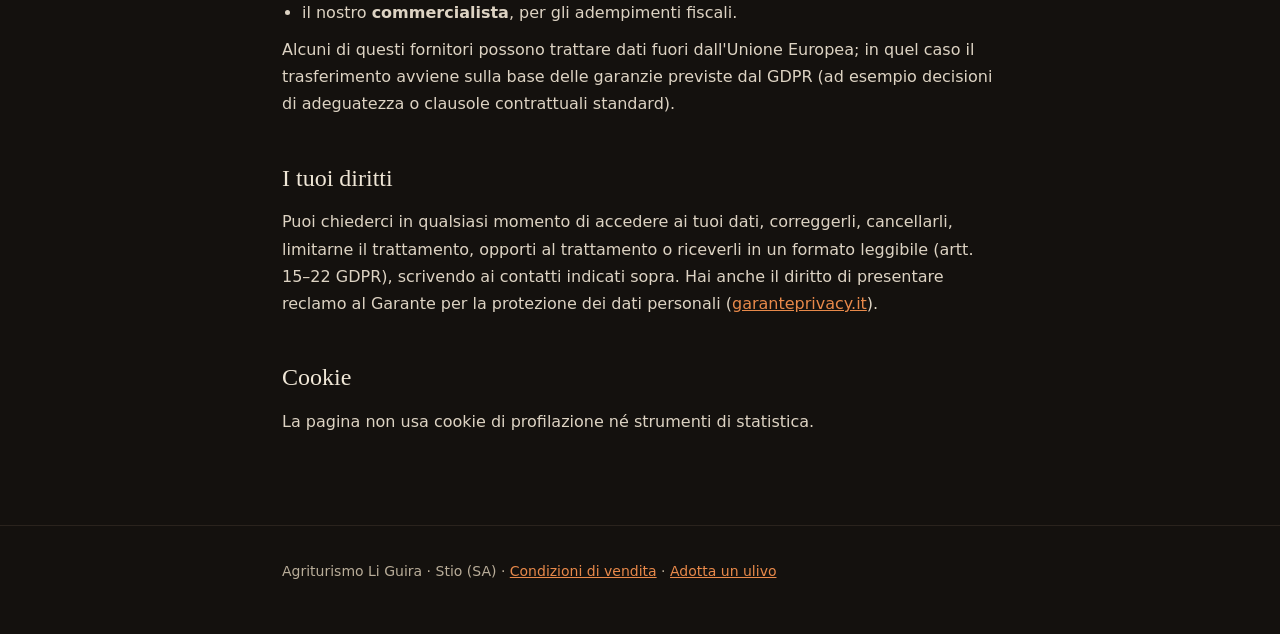
<file: adotta/it/privacy.html>
<!DOCTYPE html>
<html lang="it">
<head>
<meta charset="utf-8">
<meta name="viewport" content="width=device-width, initial-scale=1">
<title>Privacy — Agriturismo Li Guira</title>
<link rel="stylesheet" href="legal.css">
</head>
<body>
<header><div class="wrap"><a class="logo" href="./"><small>Agriturismo</small>Li Guira</a><a class="back" href="./">← Adotta un ulivo</a></div></header>
<main><div class="wrap">
<div class="eyebrow">Informativa ai sensi dell'art. 13 del Regolamento UE 2016/679 (GDPR)</div>
<h1>Privacy</h1>
<p class="updated">Ultimo aggiornamento: 15 novembre 2026</p>

<h2>Titolare del trattamento</h2>
<p>Emma Cioffi — Agriturismo Li Guira, Contrada Cannavali SNC, 84075 Stio (SA), P.IVA 09487501216, REA SA 483282. Contatti per la privacy: info@liguira.it · PEC emmacioffi@lamiapec.it · WhatsApp +39 320 146 4485.</p>

<h2>Quali dati raccogliamo</h2>
<p>Quando compili il modulo di prenotazione o ci scrivi: nome e cognome, email, numero di telefono/WhatsApp, prodotto e quantità scelti, modalità di consegna, eventuali note (ad esempio il nome da riportare sulla targhetta) e la lingua della pagina. Al momento della conferma raccogliamo anche l'indirizzo di spedizione e, se richiedi la fattura, i dati fiscali.</p>
<p>Non raccogliamo dati di pagamento: il pagamento avviene tramite bonifico bancario o, se scegli carta di credito o PayPal, tramite il relativo servizio di pagamento, che tratta i dati di pagamento come titolare autonomo.</p>

<h2>Perché li usiamo e su quale base</h2>
<table>
<tr><th>Finalità</th><th>Base giuridica</th></tr>
<tr><td>Rispondere alla prenotazione, confermare l'ordine, gestire consegna o ritiro, inviarti le foto del tuo ulivo e applicare gli sconti riservati</td><td>Misure precontrattuali ed esecuzione del contratto (art. 6.1.b GDPR)</td></tr>
<tr><td>Adempimenti fiscali e contabili</td><td>Obbligo di legge (art. 6.1.c GDPR)</td></tr>
</table>
<p>Non usiamo i tuoi dati per inviarti promozioni senza il tuo consenso e non li vendiamo a nessuno.</p>

<h2>Per quanto tempo li conserviamo</h2>
<ul>
<li>Prenotazioni che non diventano un acquisto: fino a 12 mesi.</li>
<li>Dati relativi alle vendite: per il tempo previsto dalle norme fiscali (di regola 10 anni).</li>
</ul>

<h2>Chi altro tratta i dati</h2>
<p>Usiamo alcuni fornitori che trattano i dati per nostro conto:</p>
<ul>
<li><strong>Google</strong> (Google Sheets) per il registro delle prenotazioni;</li>
<li><strong>Netlify</strong> per l'hosting della pagina;</li>
<li><strong>WhatsApp / Meta</strong>, se scegli di contattarci tramite WhatsApp;</li>
<li><strong>Google Fonts</strong>, che fornisce i caratteri della pagina e riceve l'indirizzo IP del tuo dispositivo;</li>
<li>il <strong>corriere</strong>, per la consegna;</li>
<li>il nostro <strong>commercialista</strong>, per gli adempimenti fiscali.</li>
</ul>
<p>Alcuni di questi fornitori possono trattare dati fuori dall'Unione Europea; in quel caso il trasferimento avviene sulla base delle garanzie previste dal GDPR (ad esempio decisioni di adeguatezza o clausole contrattuali standard).</p>

<h2>I tuoi diritti</h2>
<p>Puoi chiederci in qualsiasi momento di accedere ai tuoi dati, correggerli, cancellarli, limitarne il trattamento, opporti al trattamento o riceverli in un formato leggibile (artt. 15–22 GDPR), scrivendo ai contatti indicati sopra. Hai anche il diritto di presentare reclamo al Garante per la protezione dei dati personali (<a href="https://www.garanteprivacy.it">garanteprivacy.it</a>).</p>

<h2>Cookie</h2>
<p>La pagina non usa cookie di profilazione né strumenti di statistica.</p>
</div></main>
<footer><div class="wrap">Agriturismo Li Guira · Stio (SA) · <a href="condizioni.html">Condizioni di vendita</a> · <a href="./">Adotta un ulivo</a></div></footer>
</body>
</html>
</file>
<file: adotta/legal.css>
:root{--notte:#14110e;--notte2:#1d1814;--cenere:#2a231d;--brace:#d06a2c;--brace2:#e8894a;--oro:#c9a74a;--crema:#efe6d6;--crema2:#b9ad99;--serif:'Fraunces',Georgia,serif;--sans:'Inter',system-ui,sans-serif}
*{box-sizing:border-box;margin:0;padding:0}
body{background:var(--notte);color:var(--crema);font-family:var(--sans);font-size:16px;line-height:1.7;-webkit-font-smoothing:antialiased}
a{color:var(--brace2)}
.wrap{max-width:760px;margin:0 auto;padding:0 22px}
header{padding:22px 0;border-bottom:1px solid var(--cenere)}
header .wrap{display:flex;justify-content:space-between;align-items:center}
.logo{font-family:var(--serif);font-size:22px;color:var(--crema);text-decoration:none}
.logo small{display:block;font-family:var(--sans);font-size:9.5px;letter-spacing:.28em;text-transform:uppercase;color:var(--crema2)}
.back{font-size:14px;text-decoration:none}
main{padding:56px 0 80px}
.eyebrow{font-size:12px;letter-spacing:.22em;text-transform:uppercase;color:var(--brace2);font-weight:600}
h1{font-family:var(--serif);font-weight:300;font-size:clamp(34px,6vw,50px);line-height:1.1;margin:10px 0 14px}
.updated{color:var(--crema2);font-size:14px;margin-bottom:36px}
h2{font-family:var(--serif);font-weight:400;font-size:24px;margin:40px 0 10px;color:var(--crema)}
p,li{color:#ddd3c3;margin-bottom:10px}
ul{padding-left:20px;margin-bottom:10px}
table{width:100%;border-collapse:collapse;margin:8px 0 14px;font-size:15px}
td,th{border-bottom:1px solid var(--cenere);padding:8px 6px;text-align:left;vertical-align:top}
th{color:var(--crema2);font-weight:600;font-size:13px;letter-spacing:.04em;text-transform:uppercase}
.todo{background:rgba(201,167,74,.16);color:var(--oro);border:1px dashed var(--oro);border-radius:4px;padding:0 5px;font-weight:600;white-space:nowrap}
.note{border-left:2px solid var(--brace);padding:4px 0 4px 14px;color:var(--crema2);font-size:14.5px;margin:14px 0}
.draft{background:var(--oro);color:var(--notte);text-align:center;font-weight:600;font-size:13px;padding:8px 12px;letter-spacing:.04em}
footer{border-top:1px solid var(--cenere);padding:34px 0 50px;color:var(--crema2);font-size:14px}
</file>
<file: adotta/it/legal.css>
:root{--notte:#14110e;--notte2:#1d1814;--cenere:#2a231d;--brace:#d06a2c;--brace2:#e8894a;--oro:#c9a74a;--crema:#efe6d6;--crema2:#b9ad99;--serif:'Fraunces',Georgia,serif;--sans:'Inter',system-ui,sans-serif}
*{box-sizing:border-box;margin:0;padding:0}
body{background:var(--notte);color:var(--crema);font-family:var(--sans);font-size:16px;line-height:1.7;-webkit-font-smoothing:antialiased}
a{color:var(--brace2)}
.wrap{max-width:760px;margin:0 auto;padding:0 22px}
header{padding:22px 0;border-bottom:1px solid var(--cenere)}
header .wrap{display:flex;justify-content:space-between;align-items:center}
.logo{font-family:var(--serif);font-size:22px;color:var(--crema);text-decoration:none}
.logo small{display:block;font-family:var(--sans);font-size:9.5px;letter-spacing:.28em;text-transform:uppercase;color:var(--crema2)}
.back{font-size:14px;text-decoration:none}
main{padding:56px 0 80px}
.eyebrow{font-size:12px;letter-spacing:.22em;text-transform:uppercase;color:var(--brace2);font-weight:600}
h1{font-family:var(--serif);font-weight:300;font-size:clamp(34px,6vw,50px);line-height:1.1;margin:10px 0 14px}
.updated{color:var(--crema2);font-size:14px;margin-bottom:36px}
h2{font-family:var(--serif);font-weight:400;font-size:24px;margin:40px 0 10px;color:var(--crema)}
p,li{color:#ddd3c3;margin-bottom:10px}
ul{padding-left:20px;margin-bottom:10px}
table{width:100%;border-collapse:collapse;margin:8px 0 14px;font-size:15px}
td,th{border-bottom:1px solid var(--cenere);padding:8px 6px;text-align:left;vertical-align:top}
th{color:var(--crema2);font-weight:600;font-size:13px;letter-spacing:.04em;text-transform:uppercase}
.todo{background:rgba(201,167,74,.16);color:var(--oro);border:1px dashed var(--oro);border-radius:4px;padding:0 5px;font-weight:600;white-space:nowrap}
.note{border-left:2px solid var(--brace);padding:4px 0 4px 14px;color:var(--crema2);font-size:14.5px;margin:14px 0}
.draft{background:var(--oro);color:var(--notte);text-align:center;font-weight:600;font-size:13px;padding:8px 12px;letter-spacing:.04em}
footer{border-top:1px solid var(--cenere);padding:34px 0 50px;color:var(--crema2);font-size:14px}
</file>
